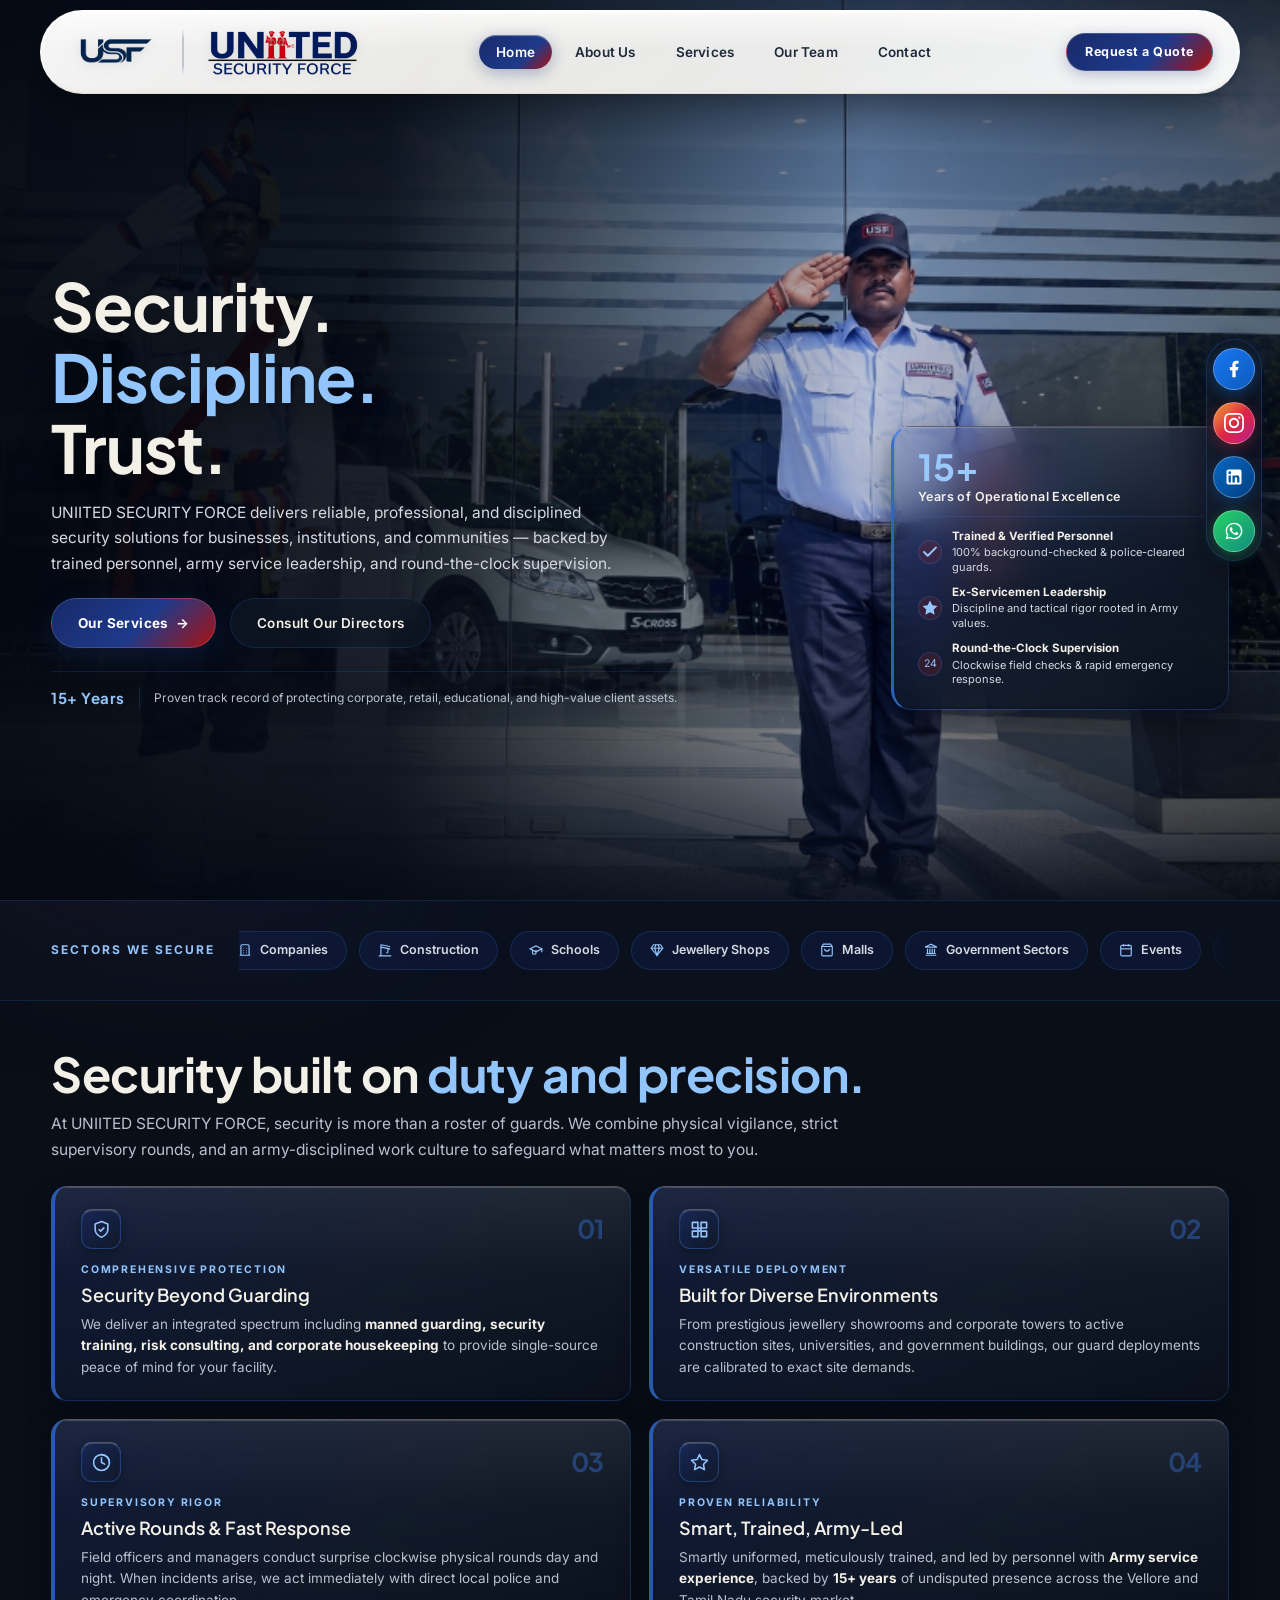
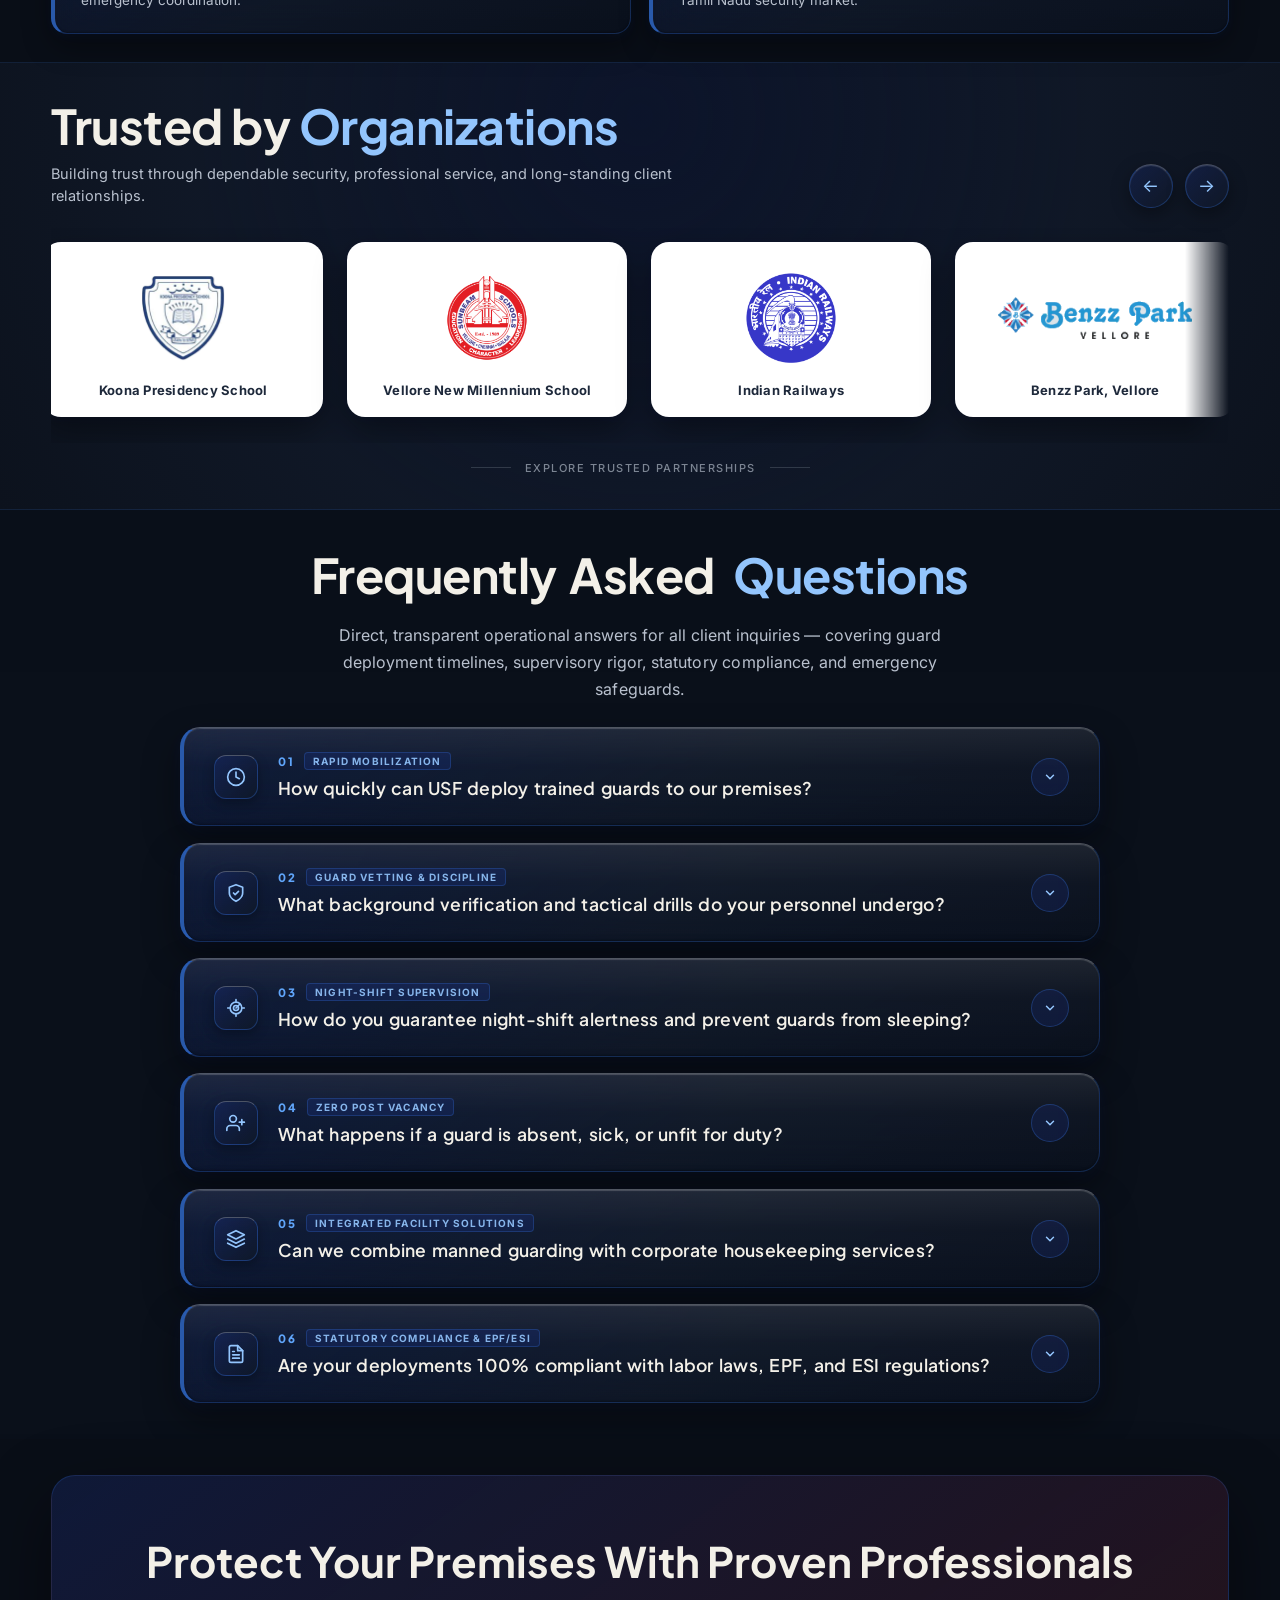
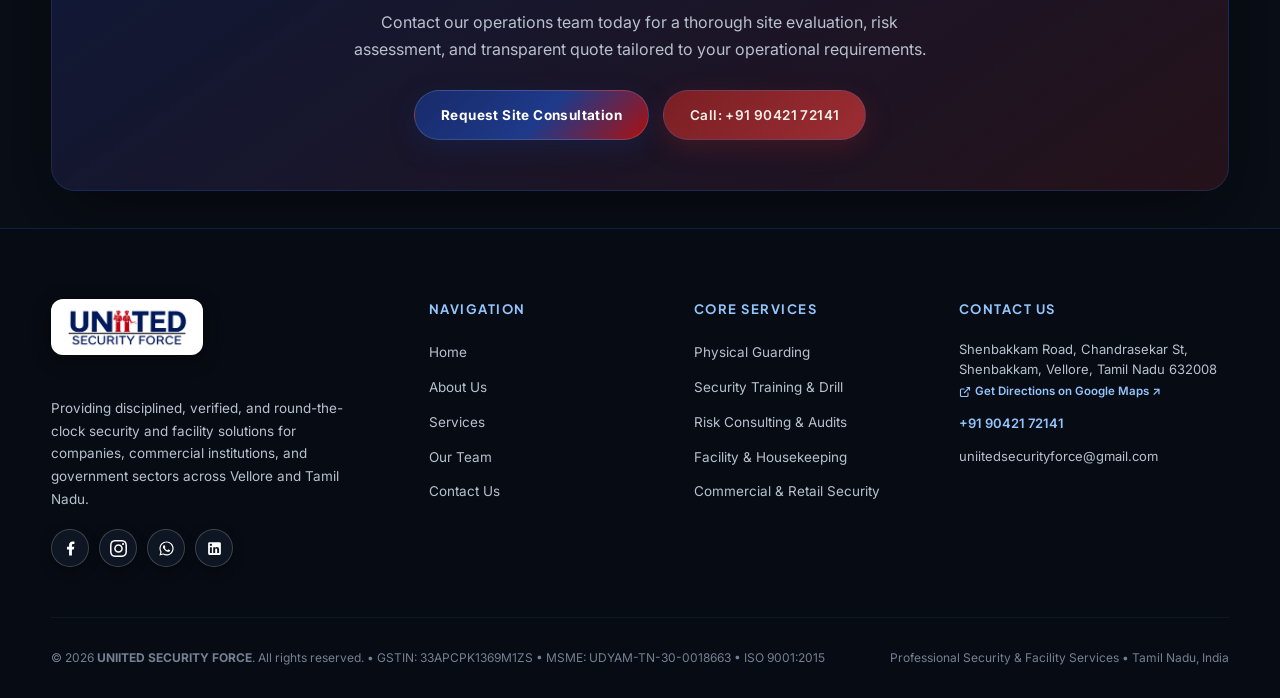
<file: index.html>
<!DOCTYPE html>
<html lang="en">
<head>
  <meta charset="UTF-8">
  <meta name="viewport" content="width=device-width, initial-scale=1.0">
  <title>UNIITED SECURITY FORCE | Professional Security Services | Tamil Nadu, India</title>
  <meta name="description" content="UNIITED SECURITY FORCE - 15+ years of disciplined guarding, security training, risk consulting, and housekeeping services in Tamil Nadu, India.">
  <link rel="icon" type="image/png" href="assets/logo-secondary.png">
    <link rel="preconnect" href="https://fonts.googleapis.com">
  <link rel="preconnect" href="https://fonts.gstatic.com" crossorigin>
  <link rel="stylesheet" href="https://fonts.googleapis.com/css2?family=Inter:wght@400;500;600;700;800&family=Plus+Jakarta+Sans:wght@500;600;700;800&display=swap">
  <link rel="stylesheet" href="css/style.css?v=7.1">
</head>
<body>

  <!-- Ambient Glow Blobs -->
  <div class="bg-ambient-orb"></div>
  <div class="bg-ambient-orb-2"></div>

  <!-- Header Navigation -->
  <header class="site-header">
    <div class="nav-glass-bar">
      <a href="index.html" class="brand-link" aria-label="UNIITED SECURITY FORCE Home">
        <div class="brand-emblem">
          <img src="assets/usf-short-logo.png" alt="USF Crest" class="brand-logo-short">
        </div>
        <div class="brand-divider"></div>
        <img src="assets/uniited-security-force-logo.png" alt="UNIITED SECURITY FORCE" class="brand-logo-full">
      </a>

      <nav>
        <ul class="nav-menu">
          <li><a href="index.html" class="nav-link active">Home</a></li>
          <li><a href="about.html" class="nav-link">About Us</a></li>
          <li><a href="services.html" class="nav-link">Services</a></li>
          <li><a href="team.html" class="nav-link">Our Team</a></li>
          <li><a href="contact.html" class="nav-link">Contact</a></li>
        </ul>
      </nav>

      <div class="nav-actions">
        <a href="contact.html" class="btn-nav-cta">Request a Quote</a>
        <button class="nav-toggle-btn" aria-label="Toggle navigation menu" aria-expanded="false">
          <svg width="20" height="20" viewBox="0 0 24 24" fill="none" stroke="currentColor" stroke-width="2.2" stroke-linecap="round"><line x1="3" y1="6" x2="21" y2="6"/><line x1="3" y1="12" x2="21" y2="12"/><line x1="3" y1="18" x2="21" y2="18"/></svg>
        </button>
      </div>

      <!-- Mobile Dropdown Drawer -->
      <div class="mobile-nav-drawer">
        <a href="index.html" class="nav-link active">Home</a>
        <a href="about.html" class="nav-link">About Us</a>
        <a href="services.html" class="nav-link">Services</a>
        <a href="team.html" class="nav-link">Our Team</a>
        <a href="contact.html" class="nav-link">Contact</a>
        <a href="contact.html" class="btn-nav-cta">Request a Quote</a>
      </div>
    </div>
  </header>

  <!-- Main Hero Section -->
  <main>
    <section class="hero-cinematic">
      <div class="hero-cinematic-bg"></div>
      <div class="container">
        <!-- Desktop Grid View (Preserved 100% for desktop) -->
        <div class="hero-grid hero-desktop-layout">
          <!-- Left Column: Narrative -->
          <div class="hero-content">
            <h1 class="hero-title">
              Security.<br>
              <span>Discipline.</span><br>
              Trust.
            </h1>
            <p class="hero-lead">
              UNIITED SECURITY FORCE delivers reliable, professional, and disciplined security solutions for businesses, institutions, and communities — backed by trained personnel, army service leadership, and round-the-clock supervision.
            </p>
            <div class="hero-actions">
              <a href="services.html" class="btn btn-primary">Our Services &nbsp;→</a>
              <a href="contact.html" class="btn btn-outline">Consult Our Directors</a>
            </div>
            <div class="hero-trust-bar">
              <strong>15+ Years</strong>
              <span class="hero-trust-divider"></span>
              <span>Proven track record of protecting corporate, retail, educational, and high-value client assets.</span>
            </div>
          </div>

          <!-- Right Column: Floating Glass Stat Card -->
          <aside class="hero-stat-card glass-card">
            <div class="stat-number-big">15+</div>
            <div class="stat-label-big">Years of Operational Excellence</div>
            <div class="stat-feature-list">
              <div class="stat-feature-item">
                <div class="stat-feature-icon"><svg width="18" height="18" viewBox="0 0 24 24" fill="none" stroke="currentColor" stroke-width="2.5" stroke-linecap="round" stroke-linejoin="round"><polyline points="20 6 9 17 4 12"/></svg></div>
                <div class="stat-feature-text">
                  <b>Trained &amp; Verified Personnel</b>
                  100% background-checked &amp; police-cleared guards.
                </div>
              </div>
              <div class="stat-feature-item">
                <div class="stat-feature-icon"><svg width="18" height="18" viewBox="0 0 24 24" fill="currentColor"><polygon points="12 2 15.09 8.26 22 9.27 17 14.14 18.18 21.02 12 17.77 5.82 21.02 7 14.14 2 9.27 8.91 8.26 12 2"/></svg></div>
                <div class="stat-feature-text">
                  <b>Ex-Servicemen Leadership</b>
                  Discipline and tactical rigor rooted in Army values.
                </div>
              </div>
              <div class="stat-feature-item">
                <div class="stat-feature-icon">24</div>
                <div class="stat-feature-text">
                  <b>Round-the-Clock Supervision</b>
                  Clockwise field checks &amp; rapid emergency response.
                </div>
              </div>
            </div>
          </aside>
        </div>

        <!-- Mobile Dedicated Hero (Matches User Reference Design Pixel-for-Pixel) -->
        <div class="hero-mobile-layout">
          <!-- Top Narrative & CTA Block -->
          <div class="hero-mobile-narrative">
            <h1 class="hero-mobile-title">
              Security<br>
              Discipline<br>
              Trust<span class="hero-mobile-dot">.</span>
            </h1>
            <p class="hero-mobile-lead">
              Reliable protection for businesses, institutions and communities.
            </p>
            <div class="hero-mobile-actions">
              <a href="contact.html" class="btn-mobile-pill btn-mobile-primary">Request a Security Assessment &nbsp;→</a>
              <a href="services.html" class="btn-mobile-pill btn-mobile-secondary">Explore Services</a>
            </div>
          </div>

          <!-- Subtle Scroll Cue -->
          <div class="hero-mobile-scroll">
            <span>Scroll to explore</span>
            <svg width="14" height="14" viewBox="0 0 24 24" fill="none" stroke="currentColor" stroke-width="2.5" stroke-linecap="round" stroke-linejoin="round"><polyline points="6 9 12 15 18 9"/></svg>
          </div>

          <!-- Pinned Field Operations Card -->
          <div class="hero-mobile-ops-card">
            <div class="ops-card-header">
              <span class="ops-pulse-dot"></span>
              <span class="ops-header-text">USF FIELD OPERATIONS</span>
            </div>
            <div class="ops-card-stat">
              <span class="ops-stat-num">15+ Years</span>
              <span class="ops-stat-label">of Operational Excellence</span>
            </div>
            <div class="ops-card-badges">
              <div class="ops-badge-item">
                <div class="ops-badge-icon">
                  <svg width="12" height="12" viewBox="0 0 24 24" fill="none" stroke="currentColor" stroke-width="2.5" stroke-linecap="round" stroke-linejoin="round"><polyline points="20 6 9 17 4 12"/></svg>
                </div>
                <div class="ops-badge-text">
                  <span>Trained</span>
                  <span>Personnel</span>
                </div>
              </div>
              <div class="ops-badge-item">
                <div class="ops-badge-icon">
                  <svg width="12" height="12" viewBox="0 0 24 24" fill="none" stroke="currentColor" stroke-width="2.5" stroke-linecap="round" stroke-linejoin="round"><polyline points="20 6 9 17 4 12"/></svg>
                </div>
                <div class="ops-badge-text">
                  <span>Verified</span>
                  <span>Personnel</span>
                </div>
              </div>
              <div class="ops-badge-item">
                <div class="ops-badge-icon">
                  <svg width="12" height="12" viewBox="0 0 24 24" fill="none" stroke="currentColor" stroke-width="2.5" stroke-linecap="round" stroke-linejoin="round"><circle cx="12" cy="12" r="10"/><polyline points="12 6 12 12 16 14"/></svg>
                </div>
                <div class="ops-badge-text">
                  <span>24/7</span>
                  <span>Supervision</span>
                </div>
              </div>
            </div>
          </div>
        </div>
      </div>
    </section>

    <!-- Sectors We Secure Strip -->
    <section class="sectors-banner">
      <div class="container">
        <div class="sectors-wrapper">
          <span class="sectors-title">Sectors We Secure</span>
          <div class="sectors-tags-wrapper">
            <div class="sectors-tags-track" id="sectorsTrack">
              <span class="sector-pill"><svg width="14" height="14" viewBox="0 0 24 24" fill="none" stroke="currentColor" stroke-width="2"><path d="M3 21h18M5 21V5a2 2 0 0 1 2-2h10a2 2 0 0 1 2 2v16M9 9h1m4 0h1m-6 4h1m4 0h1m-6 4h1m4 0h1"/></svg> Companies</span>
              <span class="sector-pill"><svg width="14" height="14" viewBox="0 0 24 24" fill="none" stroke="currentColor" stroke-width="2" stroke-linecap="round" stroke-linejoin="round"><path d="M2 22h20M5 22V3l15 3M5 7l15 3M17 9v6a2 2 0 0 1-2 2"/></svg> Construction</span>
              <span class="sector-pill"><svg width="14" height="14" viewBox="0 0 24 24" fill="none" stroke="currentColor" stroke-width="2"><path d="M22 10v6M2 10l10-5 10 5-10 5z"/><path d="M6 12v5c0 3 6 3 6 0v-5"/></svg> Schools</span>
              <span class="sector-pill"><svg width="14" height="14" viewBox="0 0 24 24" fill="none" stroke="currentColor" stroke-width="2"><path d="M6 3h12l4 6-10 12L2 9z"/><path d="M2 9h20M10 3l-2 6 4 12 4-12-2-6"/></svg> Jewellery Shops</span>
              <span class="sector-pill"><svg width="14" height="14" viewBox="0 0 24 24" fill="none" stroke="currentColor" stroke-width="2"><path d="M6 2L3 6v14a2 2 0 0 0 2 2h14a2 2 0 0 0 2-2V6l-3-4zM3 6h18M16 10a4 4 0 0 1-8 0"/></svg> Malls</span>
              <span class="sector-pill"><svg width="14" height="14" viewBox="0 0 24 24" fill="none" stroke="currentColor" stroke-width="2"><path d="M3 21h18M4 18h16M6 10v8m4-8v8m4-8v8m4-8v8M12 2L2 7h20z"/></svg> Government Sectors</span>
              <span class="sector-pill"><svg width="14" height="14" viewBox="0 0 24 24" fill="none" stroke="currentColor" stroke-width="2"><rect x="3" y="4" width="18" height="18" rx="2" ry="2"/><line x1="16" y1="2" x2="16" y2="6"/><line x1="8" y1="2" x2="8" y2="6"/><line x1="3" y1="10" x2="21" y2="10"/></svg> Events</span>
              <span class="sector-pill"><svg width="14" height="14" viewBox="0 0 24 24" fill="none" stroke="currentColor" stroke-width="2"><path d="M18 2v20M21 2v4a3 3 0 0 1-3 3M6 2v7a3 3 0 0 0 6 0V2M9 9v13"/></svg> Restaurants</span>
              <span class="sector-pill"><svg width="14" height="14" viewBox="0 0 24 24" fill="none" stroke="currentColor" stroke-width="2" stroke-linecap="round" stroke-linejoin="round"><path d="M3 21h18M5 21V4a1 1 0 0 1 1-1h12a1 1 0 0 1 1 1v17M9 7v5M15 7v5M9 9.5h6M10 21v-4a1 1 0 0 1 1-1h2a1 1 0 0 1 1 1v4"/></svg> Hotels</span>
              <span class="sector-pill"><svg width="14" height="14" viewBox="0 0 24 24" fill="none" stroke="currentColor" stroke-width="2"><path d="M3 9l9-7 9 7v11a2 2 0 0 1-2 2H5a2 2 0 0 1-2-2z"/><polyline points="9 22 9 12 15 12 15 22"/></svg> Retail Shops</span>
            </div>
          </div>
        </div>
      </div>
    </section>

    <!-- Value Proposition Teaser (Security built on duty and precision) -->
    <section class="content-section" id="advantageOverview">
      <div class="container">
        <div class="section-header-block">
          <h2 class="section-title">
            Security built on <span>duty and precision.</span>
          </h2>
          <p class="section-desc">
            At UNIITED SECURITY FORCE, security is more than a roster of guards. We combine physical vigilance, strict supervisory rounds, and an army-disciplined work culture to safeguard what matters most to you.
          </p>
        </div>

        <div class="vp-grid">
          <!-- 01: Comprehensive Protection -->
          <article class="glass-card vp-card">
            <div class="vp-card-header">
              <div class="vp-icon-badge" aria-label="Comprehensive Protection Icon">
                <svg width="22" height="22" viewBox="0 0 24 24" fill="none" stroke="currentColor" stroke-width="2" stroke-linecap="round" stroke-linejoin="round"><path d="M12 22s8-4 8-10V5l-8-3-8 3v7c0 6 8 10 8 10z"/><polyline points="9 12 11 14 15 10"/></svg>
              </div>
              <div class="vp-num">01</div>
            </div>
            <div class="vp-card-body">
              <div class="vp-label">Comprehensive Protection</div>
              <h3>Security Beyond Guarding</h3>
              <p>We deliver an integrated spectrum including <b>manned guarding, security training, risk consulting, and corporate housekeeping</b> to provide single-source peace of mind for your facility.</p>
            </div>
          </article>

          <!-- 02: Versatile Deployment -->
          <article class="glass-card vp-card">
            <div class="vp-card-header">
              <div class="vp-icon-badge" aria-label="Versatile Deployment Icon">
                <svg width="22" height="22" viewBox="0 0 24 24" fill="none" stroke="currentColor" stroke-width="2" stroke-linecap="round" stroke-linejoin="round"><rect x="3" y="3" width="7" height="7"/><rect x="14" y="3" width="7" height="7"/><rect x="14" y="14" width="7" height="7"/><rect x="3" y="14" width="7" height="7"/><circle cx="12" cy="12" r="2"/></svg>
              </div>
              <div class="vp-num">02</div>
            </div>
            <div class="vp-card-body">
              <div class="vp-label">Versatile Deployment</div>
              <h3>Built for Diverse Environments</h3>
              <p>From prestigious jewellery showrooms and corporate towers to active construction sites, universities, and government buildings, our guard deployments are calibrated to exact site demands.</p>
            </div>
          </article>

          <!-- 03: Supervisory Rigor -->
          <article class="glass-card vp-card">
            <div class="vp-card-header">
              <div class="vp-icon-badge" aria-label="Supervisory Rigor Icon">
                <svg width="22" height="22" viewBox="0 0 24 24" fill="none" stroke="currentColor" stroke-width="2" stroke-linecap="round" stroke-linejoin="round"><circle cx="12" cy="12" r="10"/><polyline points="12 6 12 12 16 14"/><path d="M22 12A10 10 0 0 0 12 2"/></svg>
              </div>
              <div class="vp-num">03</div>
            </div>
            <div class="vp-card-body">
              <div class="vp-label">Supervisory Rigor</div>
              <h3>Active Rounds &amp; Fast Response</h3>
              <p>Field officers and managers conduct surprise clockwise physical rounds day and night. When incidents arise, we act immediately with direct local police and emergency coordination.</p>
            </div>
          </article>

          <!-- 04: Proven Reliability -->
          <article class="glass-card vp-card">
            <div class="vp-card-header">
              <div class="vp-icon-badge" aria-label="Proven Reliability Icon">
                <svg width="22" height="22" viewBox="0 0 24 24" fill="none" stroke="currentColor" stroke-width="2" stroke-linecap="round" stroke-linejoin="round"><polygon points="12 2 15.09 8.26 22 9.27 17 14.14 18.18 21.02 12 17.77 5.82 21.02 7 14.14 2 9.27 8.91 8.26 12 2"/></svg>
              </div>
              <div class="vp-num">04</div>
            </div>
            <div class="vp-card-body">
              <div class="vp-label">Proven Reliability</div>
              <h3>Smart, Trained, Army-Led</h3>
              <p>Smartly uniformed, meticulously trained, and led by personnel with <b>Army service experience</b>, backed by <b>15+ years</b> of undisputed presence across the Vellore and Tamil Nadu security market.</p>
            </div>
          </article>
        </div>
      </div>
    </section>

    <!-- Trusted by Organizations (Client Logo Showcase) -->
    <section class="client-logos-section" id="clientShowcase" aria-labelledby="clientShowcaseHeading">
      <div class="container">
        <div class="section-header-split">
          <div>
            <h2 class="section-title" id="clientShowcaseHeading">Trusted by <span>Organizations</span></h2>
            <p class="section-desc">
              Building trust through dependable security, professional service, and long-standing client relationships.
            </p>
          </div>
          <div class="horizontal-scroll-controls">
            <button class="scroll-arrow-btn client-scroll-left" id="clientPrevBtn" aria-label="Scroll left">←</button>
            <button class="scroll-arrow-btn client-scroll-right" id="clientNextBtn" aria-label="Scroll right">→</button>
          </div>
        </div>

        <div class="horizontal-scroll-track-wrapper">
          <div class="horizontal-scroll-track" id="clientShowcaseTrack">
              
              <!-- 01: Koona Presidency School -->
              <div class="client-logo-card">
                <div class="client-logo-box">
                  <img src="assets/clients/koona-presidency-school.png?v=4" alt="Koona Presidency School Logo" loading="lazy" class="client-logo-img">
                </div>
                <div class="client-card-meta">
                  <span class="client-name">Koona Presidency School</span>
                </div>
              </div>

              <!-- 02: Vellore New Millennium School -->
              <div class="client-logo-card">
                <div class="client-logo-box">
                  <img src="assets/clients/vellore-new-millennium-school.png?v=4" alt="Vellore New Millennium School Logo" loading="lazy" class="client-logo-img">
                </div>
                <div class="client-card-meta">
                  <span class="client-name">Vellore New Millennium School</span>
                </div>
              </div>

              <!-- 03: Indian Railways -->
              <div class="client-logo-card">
                <div class="client-logo-box">
                  <img src="assets/clients/indian-railways.png?v=4" alt="Indian Railways Logo" loading="lazy" class="client-logo-img">
                </div>
                <div class="client-card-meta">
                  <span class="client-name">Indian Railways</span>
                </div>
              </div>

              <!-- 04: Benzz Park, Vellore -->
              <div class="client-logo-card">
                <div class="client-logo-box">
                  <img src="assets/clients/benzz-park-vellore.png?v=4" alt="Benzz Park, Vellore Logo" loading="lazy" class="client-logo-img">
                </div>
                <div class="client-card-meta">
                  <span class="client-name">Benzz Park, Vellore</span>
                </div>
              </div>

              <!-- 05: The Vellore Kitchen -->
              <div class="client-logo-card">
                <div class="client-logo-box">
                  <img src="assets/clients/the-vellore-kitchen.png?v=4" alt="The Vellore Kitchen Logo" loading="lazy" class="client-logo-img">
                </div>
                <div class="client-card-meta">
                  <span class="client-name">The Vellore Kitchen</span>
                </div>
              </div>

              <!-- 06: Kanchipuram Pachaiyappas Silks -->
              <div class="client-logo-card">
                <div class="client-logo-box">
                  <img src="assets/clients/kanchipuram-pachaiyappas-silks.png?v=4" alt="Kanchipuram Pachaiyappas Silks Logo" loading="lazy" class="client-logo-img">
                </div>
                <div class="client-card-meta">
                  <span class="client-name">Kanchipuram Pachaiyappas Silks</span>
                </div>
              </div>

              <!-- 07: Bhima Gold -->
              <div class="client-logo-card">
                <div class="client-logo-box">
                  <img src="assets/clients/bhima-gold.png?v=4" alt="Bhima Gold Logo" loading="lazy" class="client-logo-img">
                </div>
                <div class="client-card-meta">
                  <span class="client-name">Bhima Gold</span>
                </div>
              </div>

              <!-- 08: Tamil Nadu Pollution Control Board (TNPCB) -->
              <div class="client-logo-card">
                <div class="client-logo-box">
                  <img src="assets/clients/tnpcb.png?v=5" alt="Tamil Nadu Pollution Control Board (TNPCB) Logo" loading="lazy" class="client-logo-img">
                </div>
                <div class="client-card-meta">
                  <span class="client-name">TNPCB</span>
                </div>
              </div>

              <!-- 09: Anuj Tiles -->
              <div class="client-logo-card">
                <div class="client-logo-box">
                  <img src="assets/clients/anuj-tiles.png?v=4" alt="Anuj Tiles Logo" loading="lazy" class="client-logo-img">
                </div>
                <div class="client-card-meta">
                  <span class="client-name">Anuj Tiles</span>
                </div>
              </div>

              <!-- 10: NEXA Maruti Suzuki -->
              <div class="client-logo-card">
                <div class="client-logo-box">
                  <img src="assets/clients/nexa-maruti-suzuki.png?v=4" alt="NEXA Maruti Suzuki Logo" loading="lazy" class="client-logo-img">
                </div>
                <div class="client-card-meta">
                  <span class="client-name">NEXA Maruti Suzuki</span>
                </div>
              </div>

              <!-- 11: Jos Alukkas -->
              <div class="client-logo-card">
                <div class="client-logo-box">
                  <img src="assets/clients/jos-alukkas.png?v=4" alt="Jos Alukkas Logo" loading="lazy" class="client-logo-img">
                </div>
                <div class="client-card-meta">
                  <span class="client-name">Jos Alukkas</span>
                </div>
              </div>

              <!-- 12: Tata Motors -->
              <div class="client-logo-card">
                <div class="client-logo-box">
                  <img src="assets/clients/tata-motors.png?v=4" alt="Tata Motors Logo" loading="lazy" class="client-logo-img">
                </div>
                <div class="client-card-meta">
                  <span class="client-name">Tata Motors</span>
                </div>
              </div>

              <!-- 13: Lanson Toyota -->
              <div class="client-logo-card">
                <div class="client-logo-box">
                  <img src="assets/clients/lanson-toyota.png?v=4" alt="Lanson Toyota Logo" loading="lazy" class="client-logo-img">
                </div>
                <div class="client-card-meta">
                  <span class="client-name">Lanson Toyota</span>
                </div>
              </div>

              <!-- 14: Titan -->
              <div class="client-logo-card">
                <div class="client-logo-box">
                  <img src="assets/clients/titan.png?v=4" alt="Titan Logo" loading="lazy" class="client-logo-img">
                </div>
                <div class="client-card-meta">
                  <span class="client-name">Titan</span>
                </div>
              </div>

            </div>
          </div>

        <div class="client-showcase-hint">
          <span class="hint-line"></span>
          <span>Explore Trusted Partnerships</span>
          <span class="hint-line"></span>
        </div>
      </div>
    </section>

  
    <!-- 7. Frequently Asked Questions (Executive Defense Knowledge Base) -->
    <section class="content-section faq-section-wrapper" id="faqSection" style="background: rgba(12, 18, 30, 0.45);">
      <div class="container">
        
        <div class="section-header-centered">
          <h2 class="section-title">Frequently Asked <span>Questions</span></h2>
          <p class="section-desc">
            Direct, transparent operational answers for all client inquiries — covering guard deployment timelines, supervisory rigor, statutory compliance, and emergency safeguards.
          </p>
        </div>

        <div class="faq-accordion" id="faqAccordion">
          
          <!-- Item 01: Deployment Time -->
          <div class="faq-item glass-card" data-category="deployment">
            <button class="faq-question" aria-expanded="false">
              <div class="faq-q-left">
                <div class="faq-icon-box" aria-hidden="true">
                  <svg width="20" height="20" viewBox="0 0 24 24" fill="none" stroke="currentColor" stroke-width="2" stroke-linecap="round" stroke-linejoin="round"><circle cx="12" cy="12" r="10"/><polyline points="12 6 12 12 16 14"/></svg>
                </div>
                <div class="faq-q-text">
                  <div class="faq-q-meta">
                    <span class="faq-num-tag">01</span>
                    <span class="faq-category-badge">RAPID MOBILIZATION</span>
                  </div>
                  <h3 class="faq-q-title">How quickly can USF deploy trained guards to our premises?</h3>
                </div>
              </div>
              <div class="faq-toggle-pill" aria-hidden="true">
                <svg width="14" height="14" viewBox="0 0 24 24" fill="none" stroke="currentColor" stroke-width="2.5" stroke-linecap="round" stroke-linejoin="round" class="faq-chevron"><polyline points="6 9 12 15 18 9"/></svg>
              </div>
            </button>
            <div class="faq-answer">
              <div class="faq-answer-inner">
                <p class="faq-answer-lead">
                  Following an on-site security walkthrough, standard guard contingents are fully vetted, uniformed, briefed on site-specific protocols, and actively posted within <strong>24 to 48 hours</strong>.
                </p>
                <p>
                  For sudden commercial emergencies, short-notice public events, or VIP visits across the Vellore and Ranipet industrial corridor, our active reserve squad can be dispatched in as little as <strong>4 to 6 hours</strong>.
                </p>
                <div class="faq-guarantee-bar">
                  <span class="faq-guarantee-tag"><svg width="14" height="14" viewBox="0 0 24 24" fill="none" stroke="currentColor" stroke-width="2.5"><polyline points="20 6 9 17 4 12"/></svg> 24-48h Standard Deployment</span>
                  <span class="faq-guarantee-tag"><svg width="14" height="14" viewBox="0 0 24 24" fill="none" stroke="currentColor" stroke-width="2.5"><polyline points="20 6 9 17 4 12"/></svg> 4-6h Rapid Emergency Unit</span>
                  <span class="faq-guarantee-tag"><svg width="14" height="14" viewBox="0 0 24 24" fill="none" stroke="currentColor" stroke-width="2.5"><polyline points="20 6 9 17 4 12"/></svg> Site Protocol Briefing</span>
                </div>
              </div>
            </div>
          </div>

          <!-- Item 02: Verification & Training -->
          <div class="faq-item glass-card" data-category="deployment">
            <button class="faq-question" aria-expanded="false">
              <div class="faq-q-left">
                <div class="faq-icon-box" aria-hidden="true">
                  <svg width="20" height="20" viewBox="0 0 24 24" fill="none" stroke="currentColor" stroke-width="2" stroke-linecap="round" stroke-linejoin="round"><path d="M12 22s8-4 8-10V5l-8-3-8 3v7c0 6 8 10 8 10z"/><polyline points="9 12 11 14 15 10"/></svg>
                </div>
                <div class="faq-q-text">
                  <div class="faq-q-meta">
                    <span class="faq-num-tag">02</span>
                    <span class="faq-category-badge">GUARD VETTING &amp; DISCIPLINE</span>
                  </div>
                  <h3 class="faq-q-title">What background verification and tactical drills do your personnel undergo?</h3>
                </div>
              </div>
              <div class="faq-toggle-pill" aria-hidden="true">
                <svg width="14" height="14" viewBox="0 0 24 24" fill="none" stroke="currentColor" stroke-width="2.5" stroke-linecap="round" stroke-linejoin="round" class="faq-chevron"><polyline points="6 9 12 15 18 9"/></svg>
              </div>
            </button>
            <div class="faq-answer">
              <div class="faq-answer-inner">
                <p class="faq-answer-lead">
                  Every guard posted by USF is <strong>100% background-verified</strong>, including permanent residence cross-checks, police criminal clearance records, and prior employment audits.
                </p>
                <p>
                  Training is overseen by instructors with authentic Army service backgrounds, instilling military parade turnout, fire extinguisher operation, visitor register maintenance, gatehouse search procedures, and peaceful de-escalation skills.
                </p>
                <div class="faq-guarantee-bar">
                  <span class="faq-guarantee-tag"><svg width="14" height="14" viewBox="0 0 24 24" fill="none" stroke="currentColor" stroke-width="2.5"><polyline points="20 6 9 17 4 12"/></svg> 100% Police Verified</span>
                  <span class="faq-guarantee-tag"><svg width="14" height="14" viewBox="0 0 24 24" fill="none" stroke="currentColor" stroke-width="2.5"><polyline points="20 6 9 17 4 12"/></svg> Army Drill Conditioning</span>
                  <span class="faq-guarantee-tag"><svg width="14" height="14" viewBox="0 0 24 24" fill="none" stroke="currentColor" stroke-width="2.5"><polyline points="20 6 9 17 4 12"/></svg> Fire &amp; Evacuation Certified</span>
                </div>
              </div>
            </div>
          </div>

          <!-- Item 03: Night Shift Vigilance -->
          <div class="faq-item glass-card" data-category="oversight">
            <button class="faq-question" aria-expanded="false">
              <div class="faq-q-left">
                <div class="faq-icon-box" aria-hidden="true">
                  <svg width="20" height="20" viewBox="0 0 24 24" fill="none" stroke="currentColor" stroke-width="2" stroke-linecap="round" stroke-linejoin="round"><path d="M2 12h2M20 12h2M12 2v2M12 20v2"/><circle cx="12" cy="12" r="7"/><circle cx="12" cy="12" r="3"/><line x1="12" y1="12" x2="16.5" y2="7.5"/></svg>
                </div>
                <div class="faq-q-text">
                  <div class="faq-q-meta">
                    <span class="faq-num-tag">03</span>
                    <span class="faq-category-badge">NIGHT-SHIFT SUPERVISION</span>
                  </div>
                  <h3 class="faq-q-title">How do you guarantee night-shift alertness and prevent guards from sleeping?</h3>
                </div>
              </div>
              <div class="faq-toggle-pill" aria-hidden="true">
                <svg width="14" height="14" viewBox="0 0 24 24" fill="none" stroke="currentColor" stroke-width="2.5" stroke-linecap="round" stroke-linejoin="round" class="faq-chevron"><polyline points="6 9 12 15 18 9"/></svg>
              </div>
            </button>
            <div class="faq-answer">
              <div class="faq-answer-inner">
                <p class="faq-answer-lead">
                  We enforce <strong>unannounced clockwise physical supervisory rounds</strong> conducted between 11:00 PM and 5:00 AM by our mobile field patrol officers.
                </p>
                <p>
                  Supervisors inspect perimeter logbooks, verify guard turnout, audit gate locks, and conduct alertness inspections. Any guard exhibiting sluggishness or inattention is replaced on the spot from our standby supervisor vehicle.
                </p>
                <div class="faq-guarantee-bar">
                  <span class="faq-guarantee-tag"><svg width="14" height="14" viewBox="0 0 24 24" fill="none" stroke="currentColor" stroke-width="2.5"><polyline points="20 6 9 17 4 12"/></svg> Surprise 11 PM-5 AM Patrols</span>
                  <span class="faq-guarantee-tag"><svg width="14" height="14" viewBox="0 0 24 24" fill="none" stroke="currentColor" stroke-width="2.5"><polyline points="20 6 9 17 4 12"/></svg> Timestamped Logbook Audits</span>
                  <span class="faq-guarantee-tag"><svg width="14" height="14" viewBox="0 0 24 24" fill="none" stroke="currentColor" stroke-width="2.5"><polyline points="20 6 9 17 4 12"/></svg> Immediate Field Replacement</span>
                </div>
              </div>
            </div>
          </div>

          <!-- Item 04: Contingency / Absence -->
          <div class="faq-item glass-card" data-category="oversight">
            <button class="faq-question" aria-expanded="false">
              <div class="faq-q-left">
                <div class="faq-icon-box" aria-hidden="true">
                  <svg width="20" height="20" viewBox="0 0 24 24" fill="none" stroke="currentColor" stroke-width="2" stroke-linecap="round" stroke-linejoin="round"><path d="M16 21v-2a4 4 0 0 0-4-4H5a4 4 0 0 0-4 4v2"/><circle cx="8.5" cy="7" r="4"/><line x1="19" y1="8" x2="19" y2="14"/><line x1="22" y1="11" x2="16" y2="11"/></svg>
                </div>
                <div class="faq-q-text">
                  <div class="faq-q-meta">
                    <span class="faq-num-tag">04</span>
                    <span class="faq-category-badge">ZERO POST VACANCY</span>
                  </div>
                  <h3 class="faq-q-title">What happens if a guard is absent, sick, or unfit for duty?</h3>
                </div>
              </div>
              <div class="faq-toggle-pill" aria-hidden="true">
                <svg width="14" height="14" viewBox="0 0 24 24" fill="none" stroke="currentColor" stroke-width="2.5" stroke-linecap="round" stroke-linejoin="round" class="faq-chevron"><polyline points="6 9 12 15 18 9"/></svg>
              </div>
            </button>
            <div class="faq-answer">
              <div class="faq-answer-inner">
                <p class="faq-answer-lead">
                  Your gates are never left unattended. USF maintains a dedicated <strong>15% standby reserve force</strong> stationed across our central operational hubs in Vellore.
                </p>
                <p>
                  Shift handovers occur 20 minutes before post changeover. If a guard reports illness or is deemed unfit during morning parade inspection, a briefed standby guard is dispatched immediately to take over the post without disruption.
                </p>
                <div class="faq-guarantee-bar">
                  <span class="faq-guarantee-tag"><svg width="14" height="14" viewBox="0 0 24 24" fill="none" stroke="currentColor" stroke-width="2.5"><polyline points="20 6 9 17 4 12"/></svg> 15% Active Reserve Buffer</span>
                  <span class="faq-guarantee-tag"><svg width="14" height="14" viewBox="0 0 24 24" fill="none" stroke="currentColor" stroke-width="2.5"><polyline points="20 6 9 17 4 12"/></svg> 100% Post Coverage Policy</span>
                  <span class="faq-guarantee-tag"><svg width="14" height="14" viewBox="0 0 24 24" fill="none" stroke="currentColor" stroke-width="2.5"><polyline points="20 6 9 17 4 12"/></svg> Seamless Shift Handovers</span>
                </div>
              </div>
            </div>
          </div>

          <!-- Item 05: Integrated Housekeeping -->
          <div class="faq-item glass-card" data-category="compliance">
            <button class="faq-question" aria-expanded="false">
              <div class="faq-q-left">
                <div class="faq-icon-box" aria-hidden="true">
                  <svg width="20" height="20" viewBox="0 0 24 24" fill="none" stroke="currentColor" stroke-width="2" stroke-linecap="round" stroke-linejoin="round"><path d="M12 2L2 7l10 5 10-5-10-5zM2 17l10 5 10-5M2 12l10 5 10-5"/></svg>
                </div>
                <div class="faq-q-text">
                  <div class="faq-q-meta">
                    <span class="faq-num-tag">05</span>
                    <span class="faq-category-badge">INTEGRATED FACILITY SOLUTIONS</span>
                  </div>
                  <h3 class="faq-q-title">Can we combine manned guarding with corporate housekeeping services?</h3>
                </div>
              </div>
              <div class="faq-toggle-pill" aria-hidden="true">
                <svg width="14" height="14" viewBox="0 0 24 24" fill="none" stroke="currentColor" stroke-width="2.5" stroke-linecap="round" stroke-linejoin="round" class="faq-chevron"><polyline points="6 9 12 15 18 9"/></svg>
              </div>
            </button>
            <div class="faq-answer">
              <div class="faq-answer-inner">
                <p class="faq-answer-lead">
                  Yes. Many premier commercial showrooms, IT offices, and industrial institutions partner with USF through our <strong>Single-Source Facility Model</strong>.
                </p>
                <p>
                  You receive disciplined manned security at your gates and trained housekeeping personnel in distinctive blue aprons maintaining your floors, restrooms, and customer areas — all under a single management liaison with a transparent, consolidated monthly invoice.
                </p>
                <div class="faq-guarantee-bar">
                  <span class="faq-guarantee-tag"><svg width="14" height="14" viewBox="0 0 24 24" fill="none" stroke="currentColor" stroke-width="2.5"><polyline points="20 6 9 17 4 12"/></svg> Single Liaison Officer</span>
                  <span class="faq-guarantee-tag"><svg width="14" height="14" viewBox="0 0 24 24" fill="none" stroke="currentColor" stroke-width="2.5"><polyline points="20 6 9 17 4 12"/></svg> Consolidated GST Invoicing</span>
                  <span class="faq-guarantee-tag"><svg width="14" height="14" viewBox="0 0 24 24" fill="none" stroke="currentColor" stroke-width="2.5"><polyline points="20 6 9 17 4 12"/></svg> Uniformed Sanitation Attendants</span>
                </div>
              </div>
            </div>
          </div>

          <!-- Item 06: Statutory Compliance & Legal -->
          <div class="faq-item glass-card" data-category="compliance">
            <button class="faq-question" aria-expanded="false">
              <div class="faq-q-left">
                <div class="faq-icon-box" aria-hidden="true">
                  <svg width="20" height="20" viewBox="0 0 24 24" fill="none" stroke="currentColor" stroke-width="2" stroke-linecap="round" stroke-linejoin="round"><path d="M14 2H6a2 2 0 0 0-2 2v16a2 2 0 0 0 2 2h12a2 2 0 0 0 2-2V8z"/><polyline points="14 2 14 8 20 8"/><line x1="16" y1="13" x2="8" y2="13"/><line x1="16" y1="17" x2="8" y2="17"/><polyline points="10 9 9 9 8 9"/></svg>
                </div>
                <div class="faq-q-text">
                  <div class="faq-q-meta">
                    <span class="faq-num-tag">06</span>
                    <span class="faq-category-badge">STATUTORY COMPLIANCE &amp; EPF/ESI</span>
                  </div>
                  <h3 class="faq-q-title">Are your deployments 100% compliant with labor laws, EPF, and ESI regulations?</h3>
                </div>
              </div>
              <div class="faq-toggle-pill" aria-hidden="true">
                <svg width="14" height="14" viewBox="0 0 24 24" fill="none" stroke="currentColor" stroke-width="2.5" stroke-linecap="round" stroke-linejoin="round" class="faq-chevron"><polyline points="6 9 12 15 18 9"/></svg>
              </div>
            </button>
            <div class="faq-answer">
              <div class="faq-answer-inner">
                <p class="faq-answer-lead">
                  Completely and strictly. UNIITED SECURITY FORCE maintains an unblemished 15-year record of total compliance with all state and central labor mandates.
                </p>
                <p>
                  Every guard receives on-time statutory wages, Employees' Provident Fund (EPF), and Employees' State Insurance (ESI) benefits. We provide monthly compliance challans alongside our invoices, completely indemnifying your organization from labor risks.
                </p>
                <div class="faq-guarantee-bar">
                  <span class="faq-guarantee-tag"><svg width="14" height="14" viewBox="0 0 24 24" fill="none" stroke="currentColor" stroke-width="2.5"><polyline points="20 6 9 17 4 12"/></svg> 100% EPF &amp; ESI Remittance</span>
                  <span class="faq-guarantee-tag"><svg width="14" height="14" viewBox="0 0 24 24" fill="none" stroke="currentColor" stroke-width="2.5"><polyline points="20 6 9 17 4 12"/></svg> Monthly Compliance Challans</span>
                  <span class="faq-guarantee-tag"><svg width="14" height="14" viewBox="0 0 24 24" fill="none" stroke="currentColor" stroke-width="2.5"><polyline points="20 6 9 17 4 12"/></svg> Zero Client Liability</span>
                </div>
              </div>
            </div>
          </div>

        </div>

      </div>
    </section>

    <!-- CTA Banner -->
    <section class="cta-banner">
      <div class="container">
        <div class="cta-box">
          <h3>Protect Your Premises With Proven Professionals</h3>
          <p>
            Contact our operations team today for a thorough site evaluation, risk assessment, and transparent quote tailored to your operational requirements.
          </p>
          <div class="cta-actions" style="display: flex; gap: 14px; flex-wrap: wrap; justify-content: center;">
            <a href="contact.html" class="btn btn-primary">Request Site Consultation</a>
            <a href="tel:9042172141" class="btn btn-burgundy">Call: +91 90421 72141</a>
          </div>
        </div>
      </div>
    </section>
  </main>

  <!-- Global Footer -->
  <footer class="site-footer">
    <div class="container">
      <div class="footer-top">
        
        <!-- Col 1: Brand -->
        <div class="footer-brand">
          <a href="index.html" class="footer-brand-link" aria-label="UNIITED SECURITY FORCE Home">
            <img src="assets/uniited-security-force-logo.png" alt="UNIITED SECURITY FORCE" class="footer-logo-img" loading="lazy" decoding="async">
          </a>
          <p>
            Providing disciplined, verified, and round-the-clock security and facility solutions for companies, commercial institutions, and government sectors across Vellore and Tamil Nadu.
          </p>
          <div class="footer-social-logos">
            <a href="https://www.facebook.com/profile.php?id=61594315319213" target="_blank" rel="noopener noreferrer" class="footer-social-btn fb-btn" aria-label="Follow USF on Facebook" title="Facebook">
              <svg width="18" height="18" viewBox="0 0 24 24" fill="currentColor"><path d="M14 13.5h2.5l1-4H14v-2c0-1.03 0-2 2-2h1.5V2.14c-.326-.043-1.52-.14-2.71-.14-2.72 0-4.79 1.66-4.79 4.9v2.6H7v4h3V22h4v-8.5z"/></svg>
            </a>
            <a href="https://www.instagram.com/uniitedsecurityforce.co/" target="_blank" rel="noopener noreferrer" class="footer-social-btn ig-btn" aria-label="Follow USF on Instagram" title="Instagram">
              <svg width="18" height="18" viewBox="0 0 24 24" fill="currentColor"><path d="M12 2.163c3.204 0 3.584.012 4.85.07 3.252.148 4.771 1.691 4.919 4.919.058 1.265.069 1.645.069 4.849 0 3.205-.012 3.584-.069 4.849-.149 3.225-1.664 4.771-4.919 4.919-1.266.058-1.644.07-4.85.07-3.204 0-3.584-.012-4.849-.07-3.26-.149-4.771-1.699-4.919-4.92-.058-1.265-.07-1.644-.07-4.849 0-3.204.013-3.583.07-4.849.149-3.227 1.664-4.771 4.919-4.919 1.266-.057 1.645-.069 4.849-.069zm0-2.163c-3.259 0-3.667.014-4.947.072-4.358.2-6.78 2.618-6.98 6.98-.059 1.281-.073 1.689-.073 4.948 0 3.259.014 3.668.072 4.948.2 4.358 2.618 6.78 6.98 6.98 1.281.058 1.689.072 4.948.072 3.259 0 3.668-.014 4.948-.072 4.354-.2 6.782-2.618 6.979-6.98.059-1.28.073-1.689.073-4.948 0-3.259-.014-3.667-.072-4.947-.196-4.354-2.617-6.78-6.979-6.98-1.281-.059-1.69-.073-4.949-.073zm0 5.838c-3.403 0-6.162 2.759-6.162 6.162s2.759 6.163 6.162 6.163 6.162-2.759 6.162-6.163c0-3.403-2.759-6.162-6.162-6.162zm0 10.162c-2.209 0-4-1.79-4-4 0-2.209 1.791-4 4-4s4 1.791 4 4c0 2.21-1.791 4-4 4zm6.406-11.845c-.796 0-1.441.645-1.441 1.44s.645 1.44 1.441 1.44c.795 0 1.439-.645 1.439-1.44s-.644-1.44-1.439-1.44z"/></svg>
            </a>
            <a href="https://api.whatsapp.com/send?phone=919042172141&text=Hello%20UNIITED%20SECURITY%20FORCE%2C%20I%20would%20like%20to%20inquire%20about%20your%20security%20services." target="_blank" rel="noopener noreferrer" class="footer-social-btn wa-btn" aria-label="Chat with USF on WhatsApp" title="WhatsApp">
              <svg width="18" height="18" viewBox="0 0 24 24" fill="currentColor"><path d="M12.031 2c-5.508 0-9.988 4.477-9.99 9.986 0 1.762.46 3.483 1.334 5.001L2 22l5.176-1.357c1.464.798 3.116 1.22 4.851 1.22h.004c5.507 0 9.986-4.478 9.988-9.987 0-2.669-1.039-5.178-2.926-7.065A9.92 9.92 0 0 0 12.031 2zm0 18.293h-.003a8.31 8.31 0 0 1-4.237-1.161l-.304-.18-3.148.825.84-3.069-.198-.315a8.28 8.28 0 0 1-1.272-4.407c.002-4.577 3.729-8.303 8.312-8.303 2.218 0 4.303.864 5.871 2.433a8.26 8.26 0 0 1 2.43 5.867c-.002 4.579-3.729 8.307-8.311 8.307zm4.555-6.222c-.25-.125-1.477-.729-1.706-.812-.229-.083-.396-.125-.562.125-.166.25-.646.812-.792.979-.146.166-.292.187-.542.062-.25-.125-1.055-.389-2.01-1.24a7.487 7.487 0 0 1-1.391-1.729c-.146-.25-.016-.385.109-.51.112-.112.25-.292.375-.438.125-.146.166-.25.25-.417.083-.166.042-.312-.021-.437-.062-.125-.562-1.354-.771-1.854-.203-.487-.41-.421-.562-.429h-.479c-.166 0-.437.062-.666.312-.229.25-.875.854-.875 2.083s.896 2.417 1.021 2.583c.125.166 1.764 2.695 4.274 3.778.597.258 1.064.412 1.428.528.6.191 1.146.164 1.578.1.481-.072 1.477-.604 1.686-1.187.208-.583.208-1.083.146-1.187-.062-.104-.229-.167-.479-.292z"/></svg>
            </a>
            <a href="https://www.linkedin.com/in/uniitedsecurityforce-397538439" target="_blank" rel="noopener noreferrer" class="footer-social-btn in-btn" aria-label="Follow USF on LinkedIn" title="LinkedIn">
              <svg width="18" height="18" viewBox="0 0 24 24" fill="currentColor"><path d="M19 3a2 2 0 0 1 2 2v14a2 2 0 0 1-2 2H5a2 2 0 0 1-2-2V5a2 2 0 0 1 2-2h14m-.5 15.5v-5.3a3.26 3.26 0 0 0-3.26-3.26c-.85 0-1.84.52-2.28 1.3v-1.11h-2.79v8.37h2.79v-4.93c0-.77.62-1.4 1.39-1.4a1.4 1.4 0 0 1 1.4 1.4v4.93h2.75M6.88 8.56a1.68 1.68 0 0 0 1.68-1.68c0-.93-.75-1.69-1.68-1.69a1.69 1.69 0 0 0-1.69 1.69c0 .93.76 1.68 1.69 1.68m1.39 9.94v-8.37H5.5v8.37h2.77z"/></svg>
            </a>
          </div>
        </div>

        <!-- Col 2: Quick Links -->
        <div class="footer-col">
          <h5>Navigation</h5>
          <ul class="footer-links">
            <li><a href="index.html">Home</a></li>
            <li><a href="about.html">About Us</a></li>
            <li><a href="services.html">Services</a></li>
            <li><a href="team.html">Our Team</a></li>
            <li><a href="contact.html">Contact Us</a></li>
          </ul>
        </div>

        <!-- Col 3: Core Capabilities -->
        <div class="footer-col">
          <h5>Core Services</h5>
          <ul class="footer-links">
            <li><a href="services.html">Physical Guarding</a></li>
            <li><a href="services.html">Security Training &amp; Drill</a></li>
            <li><a href="services.html">Risk Consulting &amp; Audits</a></li>
            <li><a href="services.html">Facility &amp; Housekeeping</a></li>
            <li><a href="services.html">Commercial &amp; Retail Security</a></li>
          </ul>
        </div>

        <!-- Col 4: Verified Contact -->
        <div class="footer-col">
          <h5>Contact Us</h5>
          <ul class="footer-contact-list">
            <li>
              <a href="https://maps.app.goo.gl/tra2oqmdTHn8BUv4A" target="_blank" rel="noopener noreferrer" style="color: var(--slate); text-decoration: none; display: block; line-height: 1.5;">
                Shenbakkam Road, Chandrasekar St,<br>
                Shenbakkam, Vellore, Tamil Nadu 632008
                <span style="display: flex; align-items: center; gap: 4px; color: var(--accent-blue-light); font-size: 11.5px; font-weight: 600; margin-top: 4px;">
                  <svg width="12" height="12" viewBox="0 0 24 24" fill="none" stroke="currentColor" stroke-width="2.2"><path d="M18 13v6a2 2 0 0 1-2 2H5a2 2 0 0 1-2-2V8a2 2 0 0 1 2-2h6"/><polyline points="15 3 21 3 21 9"/><line x1="10" y1="14" x2="21" y2="3"/></svg>
                  Get Directions on Google Maps ↗
                </span>
              </a>
            </li>
            <li>
              <a href="tel:9042172141" style="color: var(--accent-blue-light); font-weight: 600;">+91 90421 72141</a>
            </li>
            <li>
              <a href="mailto:uniitedsecurityforce@gmail.com" style="color: var(--slate);">uniitedsecurityforce@gmail.com</a>
            </li>
          </ul>
        </div>

      </div>

      <div class="footer-bottom">
        <div>
          © 2026 <strong>UNIITED SECURITY FORCE</strong>. All rights reserved. • GSTIN: 33APCPK1369M1ZS • MSME: UDYAM-TN-30-0018663 • ISO 9001:2015
        </div>
        <div>
          Professional Security &amp; Facility Services • Tamil Nadu, India
        </div>
      </div>
    </div>
  </footer>

  <!-- Floating Social & WhatsApp Quick Connect -->
  <aside class="floating-contact-stack" aria-label="Social and Quick Contact">
    <!-- Facebook -->
    <a href="https://www.facebook.com/profile.php?id=61594315319213" class="social-float-btn facebook-float-btn" target="_blank" rel="noopener noreferrer" aria-label="Follow UNIITED SECURITY FORCE on Facebook" title="Follow USF on Facebook">
      <svg width="20" height="20" viewBox="0 0 24 24" fill="currentColor" aria-hidden="true">
        <path d="M14 13.5h2.5l1-4H14v-2c0-1.03 0-2 2-2h1.5V2.14c-.326-.043-1.52-.14-2.71-.14-2.72 0-4.79 1.66-4.79 4.9v2.6H7v4h3V22h4v-8.5z"/>
      </svg>
      <span>Follow on Facebook</span>
    </a>

    <!-- Instagram -->
    <a href="https://www.instagram.com/uniitedsecurityforce.co/" class="social-float-btn instagram-float-btn" target="_blank" rel="noopener noreferrer" aria-label="Follow UNIITED SECURITY FORCE on Instagram" title="Follow USF on Instagram">
      <svg width="20" height="20" viewBox="0 0 24 24" fill="currentColor" aria-hidden="true">
        <path d="M12 2.163c3.204 0 3.584.012 4.85.07 3.252.148 4.771 1.691 4.919 4.919.058 1.265.069 1.645.069 4.849 0 3.205-.012 3.584-.069 4.849-.149 3.225-1.664 4.771-4.919 4.919-1.266.058-1.644.07-4.85.07-3.204 0-3.584-.012-4.849-.07-3.26-.149-4.771-1.699-4.919-4.92-.058-1.265-.07-1.644-.07-4.849 0-3.204.013-3.583.07-4.849.149-3.227 1.664-4.771 4.919-4.919 1.266-.057 1.645-.069 4.849-.069zm0-2.163c-3.259 0-3.667.014-4.947.072-4.358.2-6.78 2.618-6.98 6.98-.059 1.281-.073 1.689-.073 4.948 0 3.259.014 3.668.072 4.948.2 4.358 2.618 6.78 6.98 6.98 1.281.058 1.689.072 4.948.072 3.259 0 3.668-.014 4.948-.072 4.354-.2 6.782-2.618 6.979-6.98.059-1.28.073-1.689.073-4.948 0-3.259-.014-3.667-.072-4.947-.196-4.354-2.617-6.78-6.979-6.98-1.281-.059-1.69-.073-4.949-.073zm0 5.838c-3.403 0-6.162 2.759-6.162 6.162s2.759 6.163 6.162 6.163 6.162-2.759 6.162-6.163c0-3.403-2.759-6.162-6.162-6.162zm0 10.162c-2.209 0-4-1.79-4-4 0-2.209 1.791-4 4-4s4 1.791 4 4c0 2.21-1.791 4-4 4zm6.406-11.845c-.796 0-1.441.645-1.441 1.44s.645 1.44 1.441 1.44c.795 0 1.439-.645 1.439-1.44s-.644-1.44-1.439-1.44z"/>
      </svg>
      <span>Follow on Instagram</span>
    </a>
    <!-- LinkedIn -->
    <a href="https://www.linkedin.com/in/uniitedsecurityforce-397538439" class="social-float-btn linkedin-float-btn" target="_blank" rel="noopener noreferrer" aria-label="Follow UNIITED SECURITY FORCE on LinkedIn" title="Follow USF on LinkedIn">
      <svg width="20" height="20" viewBox="0 0 24 24" fill="currentColor" aria-hidden="true">
        <path d="M19 3a2 2 0 0 1 2 2v14a2 2 0 0 1-2 2H5a2 2 0 0 1-2-2V5a2 2 0 0 1 2-2h14m-.5 15.5v-5.3a3.26 3.26 0 0 0-3.26-3.26c-.85 0-1.84.52-2.28 1.3v-1.11h-2.79v8.37h2.79v-4.93c0-.77.62-1.4 1.39-1.4a1.4 1.4 0 0 1 1.4 1.4v4.93h2.75M6.88 8.56a1.68 1.68 0 0 0 1.68-1.68c0-.93-.75-1.69-1.68-1.69a1.69 1.69 0 0 0-1.69 1.69c0 .93.76 1.68 1.69 1.68m1.39 9.94v-8.37H5.5v8.37h2.77z"/>
      </svg>
      <span>Follow on LinkedIn</span>
    </a>



    <!-- WhatsApp -->
    <a href="https://api.whatsapp.com/send?phone=919042172141&text=Hello%20UNIITED%20SECURITY%20FORCE%2C%20I%20would%20like%20to%20inquire%20about%20your%20security%20services." class="whatsapp-float-btn" target="_blank" rel="noopener noreferrer" aria-label="Chat with USF Operations on WhatsApp" title="Chat on WhatsApp">
      <svg width="20" height="20" viewBox="0 0 24 24" fill="currentColor" aria-hidden="true">
        <path d="M12.031 2c-5.508 0-9.988 4.477-9.99 9.986 0 1.762.46 3.483 1.334 5.001L2 22l5.176-1.357c1.464.798 3.116 1.22 4.851 1.22h.004c5.507 0 9.986-4.478 9.988-9.987 0-2.669-1.039-5.178-2.926-7.065A9.92 9.92 0 0 0 12.031 2zm0 18.293h-.003a8.31 8.31 0 0 1-4.237-1.161l-.304-.18-3.148.825.84-3.069-.198-.315a8.28 8.28 0 0 1-1.272-4.407c.002-4.577 3.729-8.303 8.312-8.303 2.218 0 4.303.864 5.871 2.433a8.26 8.26 0 0 1 2.43 5.867c-.002 4.579-3.729 8.307-8.311 8.307zm4.555-6.222c-.25-.125-1.477-.729-1.706-.812-.229-.083-.396-.125-.562.125-.166.25-.646.812-.792.979-.146.166-.292.187-.542.062-.25-.125-1.055-.389-2.01-1.24a7.487 7.487 0 0 1-1.391-1.729c-.146-.25-.016-.385.109-.51.112-.112.25-.292.375-.438.125-.146.166-.25.25-.417.083-.166.042-.312-.021-.437-.062-.125-.562-1.354-.771-1.854-.203-.487-.41-.421-.562-.429h-.479c-.166 0-.437.062-.666.312-.229.25-.875.854-.875 2.083s.896 2.417 1.021 2.583c.125.166 1.764 2.695 4.274 3.778.597.258 1.064.412 1.428.528.6.191 1.146.164 1.578.1.481-.072 1.477-.604 1.686-1.187.208-.583.208-1.083.146-1.187-.062-.104-.229-.167-.479-.292z"/>
      </svg>
      <span>Chat on WhatsApp</span>
    </a>
  </aside>

  <script src="js/script.js?v=7.1" defer></script>
</body>
</html>
</file>
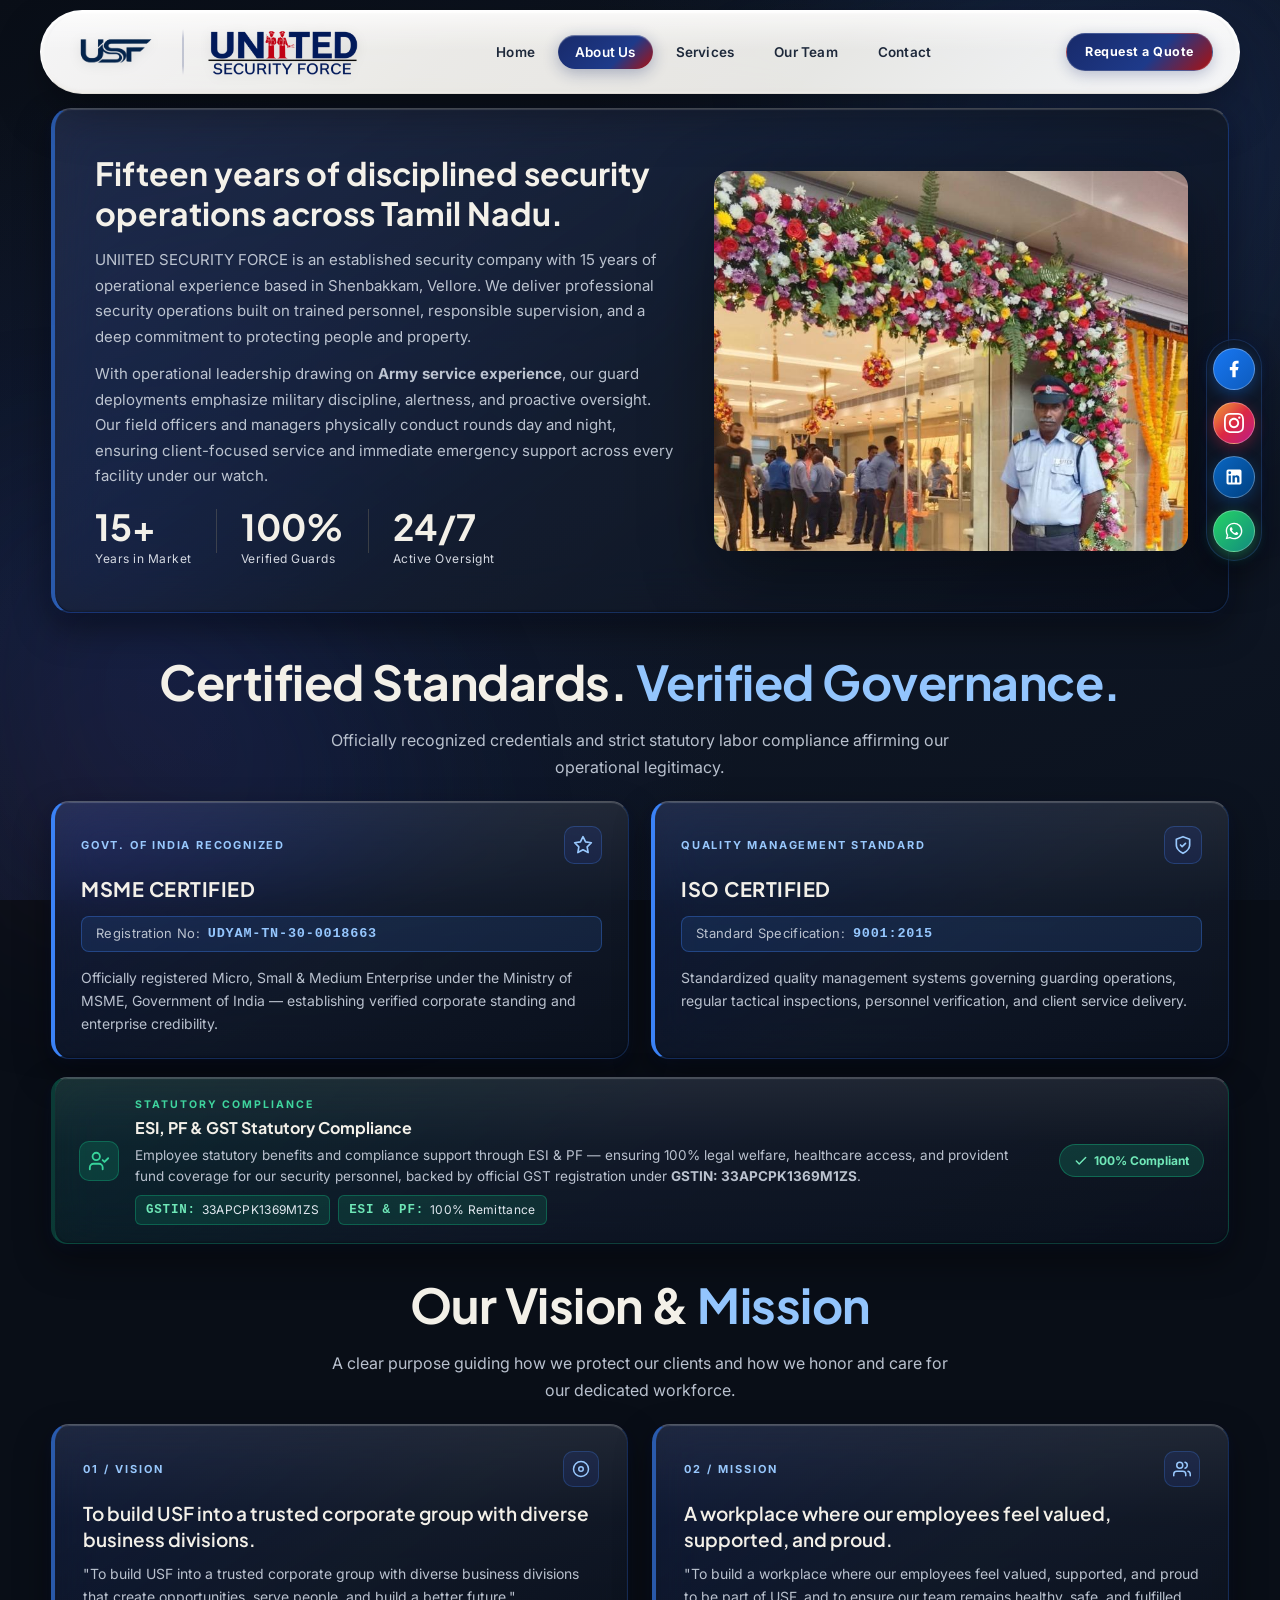
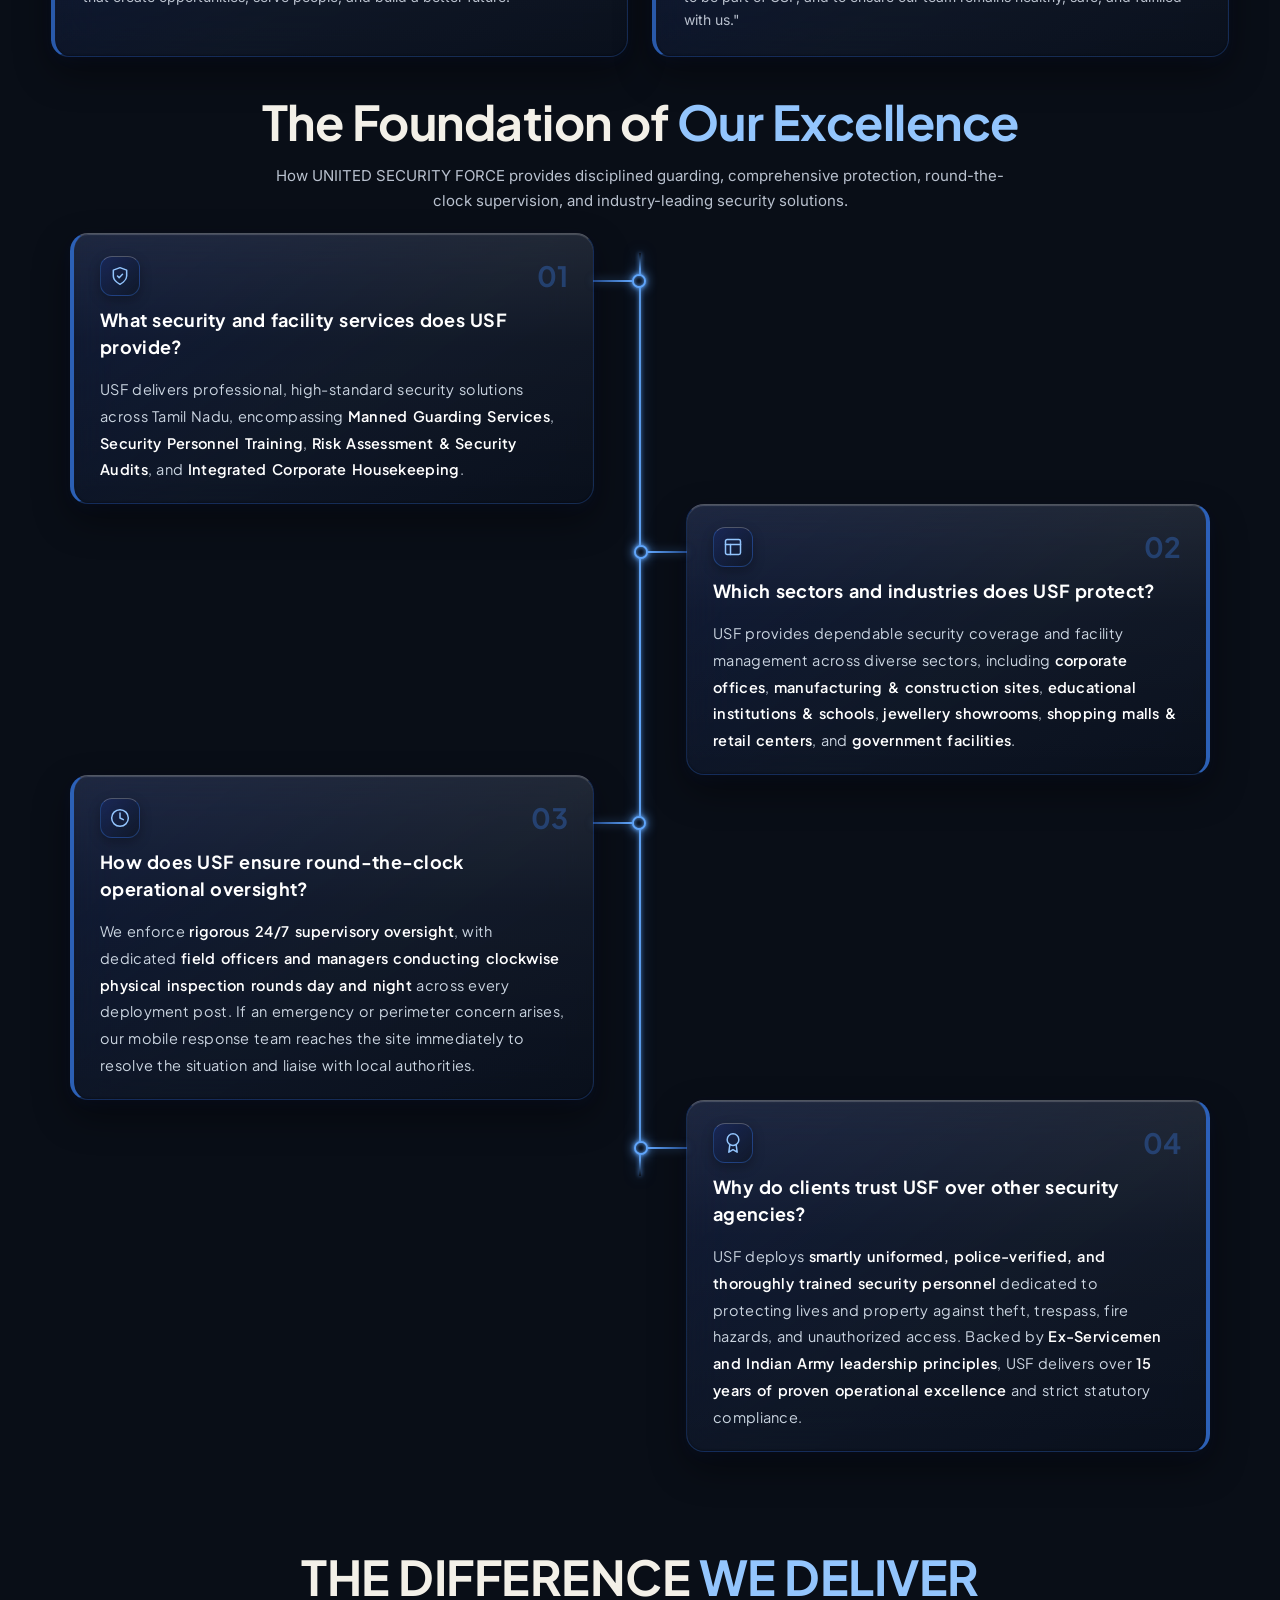
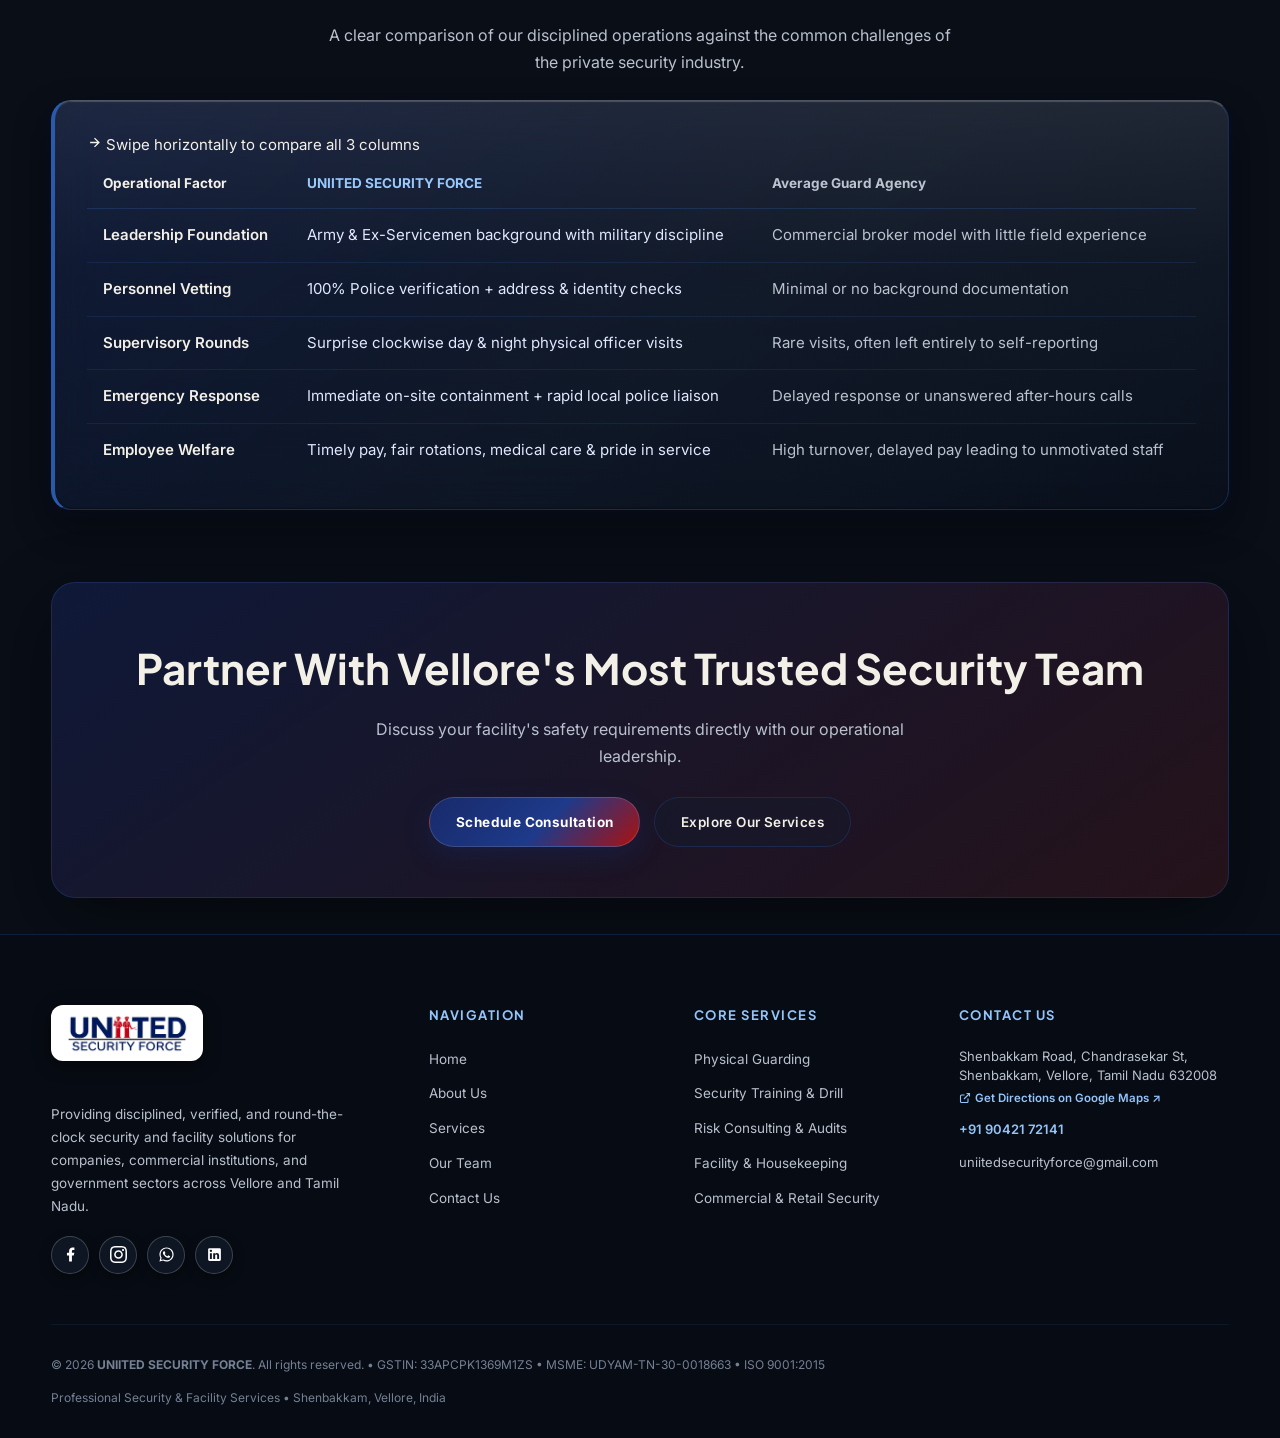
<file: about.html>
<!DOCTYPE html>
<html lang="en">
<head>
  <meta charset="UTF-8">
  <meta name="viewport" content="width=device-width, initial-scale=1.0">
  <title>About Us | UNIITED SECURITY FORCE - Professional Security Services</title>
  <meta name="description" content="Learn about UNIITED SECURITY FORCE - 15 years of disciplined guarding, Army leadership background, our Story, MSME & ISO Certifications, ESI & PF compliance, and Vision & Mission in Vellore, India.">
  <link rel="icon" type="image/png" href="assets/logo-secondary.png">
    <link rel="preconnect" href="https://fonts.googleapis.com">
  <link rel="preconnect" href="https://fonts.gstatic.com" crossorigin>
  <link rel="stylesheet" href="https://fonts.googleapis.com/css2?family=Inter:wght@400;500;600;700;800&family=Plus+Jakarta+Sans:wght@500;600;700;800&display=swap">
  <link rel="stylesheet" href="css/style.css?v=7.1">
</head>
<body>

  <!-- Ambient Glow Blobs -->
  <div class="bg-ambient-orb"></div>
  <div class="bg-ambient-orb-2"></div>

  <!-- Header Navigation -->
  <header class="site-header">
    <div class="nav-glass-bar">
      <a href="index.html" class="brand-link" aria-label="UNIITED SECURITY FORCE Home">
        <div class="brand-emblem">
          <img src="assets/usf-short-logo.png" alt="USF Crest" class="brand-logo-short">
        </div>
        <div class="brand-divider"></div>
        <img src="assets/uniited-security-force-logo.png" alt="UNIITED SECURITY FORCE" class="brand-logo-full">
      </a>

      <nav>
        <ul class="nav-menu">
          <li><a href="index.html" class="nav-link">Home</a></li>
          <li><a href="about.html" class="nav-link active">About Us</a></li>
          <li><a href="services.html" class="nav-link">Services</a></li>
          <li><a href="team.html" class="nav-link">Our Team</a></li>
          <li><a href="contact.html" class="nav-link">Contact</a></li>
        </ul>
      </nav>

      <div class="nav-actions">
        <a href="contact.html" class="btn-nav-cta">Request a Quote</a>
        <button class="nav-toggle-btn" aria-label="Toggle navigation menu" aria-expanded="false">
          <svg width="20" height="20" viewBox="0 0 24 24" fill="none" stroke="currentColor" stroke-width="2.2" stroke-linecap="round"><line x1="3" y1="6" x2="21" y2="6"/><line x1="3" y1="12" x2="21" y2="12"/><line x1="3" y1="18" x2="21" y2="18"/></svg>
        </button>
      </div>

      <!-- Mobile Dropdown Drawer -->
      <div class="mobile-nav-drawer">
        <a href="index.html" class="nav-link">Home</a>
        <a href="about.html" class="nav-link active">About Us</a>
        <a href="services.html" class="nav-link">Services</a>
        <a href="team.html" class="nav-link">Our Team</a>
        <a href="contact.html" class="nav-link">Contact</a>
        <a href="contact.html" class="btn-nav-cta">Request a Quote</a>
      </div>
    </div>
  </header>

  <main>
    <!-- 2. Main About Us Content Section -->
    <section class="content-section" style="padding-top: 108px;">
      <div class="container">
        <!-- 1. Our Story -->
        <div class="glass-card about-story-card" style="margin-bottom: 40px;">
          <div class="about-story-grid">
            <div>
              <h2 style="font-family: var(--font-display); font-size: 32px; color: var(--ivory); margin-bottom: 14px; line-height: 1.25;">
                Fifteen years of disciplined security operations across Tamil Nadu.
              </h2>
              <p style="color: var(--slate); font-size: 15px; line-height: 1.7; margin-bottom: 12px;">
                UNIITED SECURITY FORCE is an established security company with 15 years of operational experience based in Shenbakkam, Vellore. We deliver professional security operations built on trained personnel, responsible supervision, and a deep commitment to protecting people and property.
              </p>
              <p style="color: var(--slate); font-size: 15px; line-height: 1.7; margin-bottom: 20px;">
                With operational leadership drawing on <b>Army service experience</b>, our guard deployments emphasize military discipline, alertness, and proactive oversight. Our field officers and managers physically conduct rounds day and night, ensuring client-focused service and immediate emergency support across every facility under our watch.
              </p>
              <div style="display: flex; gap: 24px; flex-wrap: wrap;">
                <div>
                  <div style="font-family: var(--font-display); font-size: 36px; font-weight: 700; color: var(--champagne); line-height: 1;">15+</div>
                  <div style="font-size: 12px; color: var(--ivory-muted); letter-spacing: 0.5px; margin-top: 4px;">Years in Market</div>
                </div>
                <div style="width: 1px; height: 44px; background: rgba(216, 192, 140, 0.2);"></div>
                <div>
                  <div style="font-family: var(--font-display); font-size: 36px; font-weight: 700; color: var(--champagne); line-height: 1;">100%</div>
                  <div style="font-size: 12px; color: var(--ivory-muted); letter-spacing: 0.5px; margin-top: 4px;">Verified Guards</div>
                </div>
                <div style="width: 1px; height: 44px; background: rgba(216, 192, 140, 0.2);"></div>
                <div>
                  <div style="font-family: var(--font-display); font-size: 36px; font-weight: 700; color: var(--champagne); line-height: 1;">24/7</div>
                  <div style="font-size: 12px; color: var(--ivory-muted); letter-spacing: 0.5px; margin-top: 4px;">Active Oversight</div>
                </div>
              </div>
            </div>
            <div style="border-radius: var(--radius-md); overflow: hidden; border: 1px solid var(--champagne-border); box-shadow: var(--glass-shadow);">
              <img src="assets/ops-floral-entrance.jpg" alt="UNIITED SECURITY FORCE uniformed security officer on active post at client grand entrance" style="width: 100%; height: 380px; object-fit: cover; object-position: center 15%;" loading="lazy" decoding="async">
            </div>
          </div>
        </div>

        <div class="credentials-section">
          <div class="section-header-centered" style="margin-bottom: 20px;">
            <h2 class="section-title">Certified Standards. <span>Verified Governance.</span></h2>
            <p class="section-desc">
              Officially recognized credentials and strict statutory labor compliance affirming our operational legitimacy.
            </p>
          </div>

          <!-- Dual Certification Cards: MSME & ISO -->
          <div class="certifications-grid">
            <!-- MSME Certified -->
            <article class="glass-card cert-card reveal-on-scroll">
              <div class="cert-card-top">
                <span class="cert-badge">Govt. of India Recognized</span>
                <div class="cert-icon-box" aria-hidden="true">
                  <svg width="20" height="20" viewBox="0 0 24 24" fill="none" stroke="currentColor" stroke-width="2" stroke-linecap="round" stroke-linejoin="round">
                    <polygon points="12 2 15.09 8.26 22 9.27 17 14.14 18.18 21.02 12 17.77 5.82 21.02 7 14.14 2 9.27 8.91 8.26 12 2"></polygon>
                  </svg>
                </div>
              </div>
              <h3>MSME CERTIFIED</h3>
              <div class="cert-reg-code">
                <span>Registration No:</span> <strong>UDYAM-TN-30-0018663</strong>
              </div>
              <p>
                Officially registered Micro, Small &amp; Medium Enterprise under the Ministry of MSME, Government of India — establishing verified corporate standing and enterprise credibility.
              </p>
            </article>

            <!-- ISO Certified -->
            <article class="glass-card cert-card reveal-on-scroll">
              <div class="cert-card-top">
                <span class="cert-badge">Quality Management Standard</span>
                <div class="cert-icon-box" aria-hidden="true">
                  <svg width="20" height="20" viewBox="0 0 24 24" fill="none" stroke="currentColor" stroke-width="2" stroke-linecap="round" stroke-linejoin="round">
                    <path d="M12 22s8-4 8-10V5l-8-3-8 3v7c0 6 8 10 8 10z"></path>
                    <polyline points="9 12 11 14 15 10"></polyline>
                  </svg>
                </div>
              </div>
              <h3>ISO CERTIFIED</h3>
              <div class="cert-reg-code">
                <span>Standard Specification:</span> <strong>9001:2015</strong>
              </div>
              <p>
                Standardized quality management systems governing guarding operations, regular tactical inspections, personnel verification, and client service delivery.
              </p>
            </article>
          </div>

          <!-- ESI, PF & GST Statutory Benefits & Compliance -->
          <div class="glass-card compliance-strip reveal-on-scroll">
            <div class="compliance-left">
              <div class="compliance-icon" aria-hidden="true">
                <svg width="22" height="22" viewBox="0 0 24 24" fill="none" stroke="currentColor" stroke-width="2" stroke-linecap="round" stroke-linejoin="round">
                  <path d="M16 21v-2a4 4 0 0 0-4-4H6a4 4 0 0 0-4 4v2"></path>
                  <circle cx="9" cy="7" r="4"></circle>
                  <polyline points="16 11 18 13 22 9"></polyline>
                </svg>
              </div>
              <div>
                <div class="compliance-tag">STATUTORY COMPLIANCE</div>
                <h4 class="compliance-title">ESI, PF &amp; GST Statutory Compliance</h4>
                <p class="compliance-desc">
                  Employee statutory benefits and compliance support through ESI &amp; PF — ensuring 100% legal welfare, healthcare access, and provident fund coverage for our security personnel, backed by official GST registration under <strong>GSTIN: 33APCPK1369M1ZS</strong>.
                </p>
                <div style="display: flex; gap: 8px; flex-wrap: wrap; margin-top: 8px;">
                  <span class="cert-reg-pill"><strong>GSTIN:</strong> 33APCPK1369M1ZS</span>
                  <span class="cert-reg-pill"><strong>ESI &amp; PF:</strong> 100% Remittance</span>
                </div>
              </div>
            </div>
            <div class="compliance-badge-pill">
              <svg width="14" height="14" viewBox="0 0 24 24" fill="none" stroke="currentColor" stroke-width="2.5" stroke-linecap="round" stroke-linejoin="round"><polyline points="20 6 9 17 4 12"/></svg>
              100% Compliant
            </div>
          </div>
        </div>

        <!-- 3. Vision + Mission Grid -->
        <div class="section-header-centered" style="margin-bottom: 20px;">
          <h2 class="section-title">Our Vision &amp; <span>Mission</span></h2>
          <p class="section-desc">
            A clear purpose guiding how we protect our clients and how we honor and care for our dedicated workforce.
          </p>
        </div>

        <div class="vm-grid" style="margin-bottom: 36px;">
          <!-- Vision -->
          <article class="glass-card vm-card">
            <div class="vm-card-top">
              <span class="vm-tag">01 / VISION</span>
              <div class="vm-icon-box" aria-hidden="true">
                <svg width="18" height="18" viewBox="0 0 24 24" fill="none" stroke="currentColor" stroke-width="2" stroke-linecap="round" stroke-linejoin="round">
                  <circle cx="12" cy="12" r="10"></circle>
                  <circle cx="12" cy="12" r="3"></circle>
                </svg>
              </div>
            </div>
            <h3>To build USF into a trusted corporate group with diverse business divisions.</h3>
            <p>
              "To build USF into a trusted corporate group with diverse business divisions that create opportunities, serve people, and build a better future."
            </p>
          </article>

          <!-- Mission -->
          <article class="glass-card vm-card">
            <div class="vm-card-top">
              <span class="vm-tag">02 / MISSION</span>
              <div class="vm-icon-box" aria-hidden="true">
                <svg width="18" height="18" viewBox="0 0 24 24" fill="none" stroke="currentColor" stroke-width="2" stroke-linecap="round" stroke-linejoin="round">
                  <path d="M17 21v-2a4 4 0 0 0-4-4H5a4 4 0 0 0-4 4v2"></path>
                  <circle cx="9" cy="7" r="4"></circle>
                  <path d="M23 21v-2a4 4 0 0 0-3-3.87"></path>
                  <path d="M16 3.13a4 4 0 0 1 0 7.75"></path>
                </svg>
              </div>
            </div>
            <h3>A workplace where our employees feel valued, supported, and proud.</h3>
            <p>
              "To build a workplace where our employees feel valued, supported, and proud to be part of USF, and to ensure our team remains healthy, safe, and fulfilled with us."
            </p>
          </article>
        </div>

        <!-- 4. The Foundation of Our Excellence Section -->
        <div class="section-header-centered" style="margin-bottom: 20px; max-width: 820px; text-align: center; margin-left: auto; margin-right: auto;">
          <h2 class="section-title" style="margin-bottom: 12px;">The Foundation of <span>Our Excellence</span></h2>
          <p class="section-desc" style="max-width: 760px; margin: 0 auto; font-size: 15px; line-height: 1.7;">
            How UNIITED SECURITY FORCE provides disciplined guarding, comprehensive protection, round-the-clock supervision, and industry-leading security solutions.
          </p>
        </div>

        <div class="difference-zigzag-grid">
          <!-- Card 1 -->
          <article class="glass-card difference-card">
            <div class="diff-top-bar">
              <div class="diff-icon-box" aria-hidden="true">
                <svg width="20" height="20" viewBox="0 0 24 24" fill="none" stroke="currentColor" stroke-width="1.8" stroke-linecap="round" stroke-linejoin="round">
                  <path d="M12 22s8-4 8-10V5l-8-3-8 3v7c0 6 8 10 8 10z"/>
                  <path d="M9 12l2 2 4-4"/>
                </svg>
              </div>
              <span class="diff-card-num">01</span>
            </div>
            <div class="diff-content-box">
              <h3 class="diff-card-question">What security and facility services does USF provide?</h3>
              <div class="diff-card-body">
                <p class="diff-card-answer">
                  USF delivers professional, high-standard security solutions across Tamil Nadu, encompassing <b>Manned Guarding Services</b>, <b>Security Personnel Training</b>, <b>Risk Assessment &amp; Security Audits</b>, and <b>Integrated Corporate Housekeeping</b>.
                </p>
              </div>
            </div>
            <div class="zigzag-spine-connector" aria-hidden="true">
              <span class="zigzag-node-dot"></span>
              <span class="zigzag-connector-line"></span>
            </div>
          </article>

          <!-- Card 2 -->
          <article class="glass-card difference-card">
            <div class="diff-top-bar">
              <div class="diff-icon-box" aria-hidden="true">
                <svg width="20" height="20" viewBox="0 0 24 24" fill="none" stroke="currentColor" stroke-width="1.8" stroke-linecap="round" stroke-linejoin="round">
                  <rect x="3" y="3" width="18" height="18" rx="2" ry="2"/>
                  <line x1="3" y1="9" x2="21" y2="9"/>
                  <line x1="9" y1="21" x2="9" y2="9"/>
                </svg>
              </div>
              <span class="diff-card-num">02</span>
            </div>
            <div class="diff-content-box">
              <h3 class="diff-card-question">Which sectors and industries does USF protect?</h3>
              <div class="diff-card-body">
                <p class="diff-card-answer">
                  USF provides dependable security coverage and facility management across diverse sectors, including <b>corporate offices</b>, <b>manufacturing &amp; construction sites</b>, <b>educational institutions &amp; schools</b>, <b>jewellery showrooms</b>, <b>shopping malls &amp; retail centers</b>, and <b>government facilities</b>.
                </p>
              </div>
            </div>
            <div class="zigzag-spine-connector" aria-hidden="true">
              <span class="zigzag-node-dot"></span>
              <span class="zigzag-connector-line"></span>
            </div>
          </article>

          <!-- Card 3 -->
          <article class="glass-card difference-card">
            <div class="diff-top-bar">
              <div class="diff-icon-box" aria-hidden="true">
                <svg width="20" height="20" viewBox="0 0 24 24" fill="none" stroke="currentColor" stroke-width="1.8" stroke-linecap="round" stroke-linejoin="round">
                  <circle cx="12" cy="12" r="10"/>
                  <polyline points="12 6 12 12 16 14"/>
                </svg>
              </div>
              <span class="diff-card-num">03</span>
            </div>
            <div class="diff-content-box">
              <h3 class="diff-card-question">How does USF ensure round-the-clock operational oversight?</h3>
              <div class="diff-card-body">
                <p class="diff-card-answer">
                  We enforce <b>rigorous 24/7 supervisory oversight</b>, with dedicated <b>field officers and managers conducting clockwise physical inspection rounds day and night</b> across every deployment post. If an emergency or perimeter concern arises, our mobile response team reaches the site immediately to resolve the situation and liaise with local authorities.
                </p>
              </div>
            </div>
            <div class="zigzag-spine-connector" aria-hidden="true">
              <span class="zigzag-node-dot"></span>
              <span class="zigzag-connector-line"></span>
            </div>
          </article>

          <!-- Card 4 -->
          <article class="glass-card difference-card">
            <div class="diff-top-bar">
              <div class="diff-icon-box" aria-hidden="true">
                <svg width="20" height="20" viewBox="0 0 24 24" fill="none" stroke="currentColor" stroke-width="1.8" stroke-linecap="round" stroke-linejoin="round">
                  <circle cx="12" cy="8" r="7"/>
                  <polyline points="8.21 13.89 7 23 12 20 17 23 15.79 13.88"/>
                </svg>
              </div>
              <span class="diff-card-num">04</span>
            </div>
            <div class="diff-content-box">
              <h3 class="diff-card-question">Why do clients trust USF over other security agencies?</h3>
              <div class="diff-card-body">
                <p class="diff-card-answer">
                  USF deploys <b>smartly uniformed, police-verified, and thoroughly trained security personnel</b> dedicated to protecting lives and property against theft, trespass, fire hazards, and unauthorized access. Backed by <b>Ex-Servicemen and Indian Army leadership principles</b>, USF delivers over <b>15 years of proven operational excellence</b> and strict statutory compliance.
                </p>
              </div>
            </div>
            <div class="zigzag-spine-connector" aria-hidden="true">
              <span class="zigzag-node-dot"></span>
              <span class="zigzag-connector-line"></span>
            </div>
          </article>
        </div>

      </div>
    </section>

    <!-- 6. THE DIFFERENCE WE DELIVER (How USF Compares to Standard Agencies) -->
    <section class="content-section">
      <div class="container">
        <div class="section-header-centered">
          <h2 class="section-title">THE DIFFERENCE <span>WE DELIVER</span></h2>
          <p class="section-desc">
            A clear comparison of our disciplined operations against the common challenges of the private security industry.
          </p>
        </div>

        <div class="glass-card about-table-card">
          <div class="mobile-table-scroll-hint">
            <svg width="15" height="15" viewBox="0 0 24 24" fill="none" stroke="currentColor" stroke-width="2.2"><path d="M5 12h14M12 5l7 7-7 7"/></svg>
            <span>Swipe horizontally to compare all 3 columns</span>
          </div>
          <div class="table-responsive-wrapper">
            <table style="width: 100%; border-collapse: collapse; min-width: 580px;">
              <thead>
                <tr style="border-bottom: 1px solid var(--border-subtle); text-align: left;">
                  <th style="padding: 14px 16px; color: var(--ivory); font-size: 13.5px;">Operational Factor</th>
                  <th style="padding: 14px 16px; color: var(--accent-blue-light); font-size: 13.5px;">UNIITED SECURITY FORCE</th>
                  <th style="padding: 14px 16px; color: var(--slate); font-size: 13.5px;">Average Guard Agency</th>
                </tr>
              </thead>
              <tbody>
                <tr style="border-bottom: 1px solid rgba(59, 130, 246, 0.12);">
                  <td style="padding: 14px 16px; font-weight: 600; color: var(--ivory);">Leadership Foundation</td>
                  <td style="padding: 14px 16px; color: var(--accent-blue-ice);">Army &amp; Ex-Servicemen background with military discipline</td>
                  <td style="padding: 14px 16px; color: var(--slate);">Commercial broker model with little field experience</td>
                </tr>
                <tr style="border-bottom: 1px solid rgba(59, 130, 246, 0.12);">
                  <td style="padding: 14px 16px; font-weight: 600; color: var(--ivory);">Personnel Vetting</td>
                  <td style="padding: 14px 16px; color: var(--accent-blue-ice);">100% Police verification + address &amp; identity checks</td>
                  <td style="padding: 14px 16px; color: var(--slate);">Minimal or no background documentation</td>
                </tr>
                <tr style="border-bottom: 1px solid rgba(59, 130, 246, 0.12);">
                  <td style="padding: 14px 16px; font-weight: 600; color: var(--ivory);">Supervisory Rounds</td>
                  <td style="padding: 14px 16px; color: var(--accent-blue-ice);">Surprise clockwise day &amp; night physical officer visits</td>
                  <td style="padding: 14px 16px; color: var(--slate);">Rare visits, often left entirely to self-reporting</td>
                </tr>
                <tr style="border-bottom: 1px solid rgba(59, 130, 246, 0.12);">
                  <td style="padding: 14px 16px; font-weight: 600; color: var(--ivory);">Emergency Response</td>
                  <td style="padding: 14px 16px; color: var(--accent-blue-ice);">Immediate on-site containment + rapid local police liaison</td>
                  <td style="padding: 14px 16px; color: var(--slate);">Delayed response or unanswered after-hours calls</td>
                </tr>
                <tr>
                  <td style="padding: 14px 16px; font-weight: 600; color: var(--ivory);">Employee Welfare</td>
                  <td style="padding: 14px 16px; color: var(--accent-blue-ice);">Timely pay, fair rotations, medical care &amp; pride in service</td>
                  <td style="padding: 14px 16px; color: var(--slate);">High turnover, delayed pay leading to unmotivated staff</td>
                </tr>
              </tbody>
            </table>
          </div>
        </div>

      </div>
    </section>

    <!-- 8. CTA Banner -->
    <section class="cta-banner">
      <div class="container">
        <div class="cta-box">
          <h3>Partner With Vellore's Most Trusted Security Team</h3>
          <p>
            Discuss your facility's safety requirements directly with our operational leadership.
          </p>
          <div style="display: flex; gap: 14px; flex-wrap: wrap; justify-content: center;">
            <a href="contact.html" class="btn btn-primary">Schedule Consultation</a>
            <a href="services.html" class="btn btn-outline">Explore Our Services</a>
          </div>
        </div>
      </div>
    </section>
  </main>

  <!-- Global Footer -->
  <footer class="site-footer">
    <div class="container">
      <div class="footer-top">
        
        <div class="footer-brand">
          <a href="index.html" class="footer-brand-link" aria-label="UNIITED SECURITY FORCE Home">
            <img src="assets/uniited-security-force-logo.png" alt="UNIITED SECURITY FORCE" class="footer-logo-img" loading="lazy" decoding="async">
          </a>
          <p>
            Providing disciplined, verified, and round-the-clock security and facility solutions for companies, commercial institutions, and government sectors across Vellore and Tamil Nadu.
          </p>
          <div class="footer-social-logos">
            <a href="https://www.facebook.com/profile.php?id=61594315319213" target="_blank" rel="noopener noreferrer" class="footer-social-btn fb-btn" aria-label="Follow USF on Facebook" title="Facebook">
              <svg width="18" height="18" viewBox="0 0 24 24" fill="currentColor"><path d="M14 13.5h2.5l1-4H14v-2c0-1.03 0-2 2-2h1.5V2.14c-.326-.043-1.52-.14-2.71-.14-2.72 0-4.79 1.66-4.79 4.9v2.6H7v4h3V22h4v-8.5z"/></svg>
            </a>
            <a href="https://www.instagram.com/uniitedsecurityforce.co/" target="_blank" rel="noopener noreferrer" class="footer-social-btn ig-btn" aria-label="Follow USF on Instagram" title="Instagram">
              <svg width="18" height="18" viewBox="0 0 24 24" fill="currentColor"><path d="M12 2.163c3.204 0 3.584.012 4.85.07 3.252.148 4.771 1.691 4.919 4.919.058 1.265.069 1.645.069 4.849 0 3.205-.012 3.584-.069 4.849-.149 3.225-1.664 4.771-4.919 4.919-1.266.058-1.644.07-4.85.07-3.204 0-3.584-.012-4.849-.07-3.26-.149-4.771-1.699-4.919-4.92-.058-1.265-.07-1.644-.07-4.849 0-3.204.013-3.583.07-4.849.149-3.227 1.664-4.771 4.919-4.919 1.266-.057 1.645-.069 4.849-.069zm0-2.163c-3.259 0-3.667.014-4.947.072-4.358.2-6.78 2.618-6.98 6.98-.059 1.281-.073 1.689-.073 4.948 0 3.259.014 3.668.072 4.948.2 4.358 2.618 6.78 6.98 6.98 1.281.058 1.689.072 4.948.072 3.259 0 3.668-.014 4.948-.072 4.354-.2 6.782-2.618 6.979-6.98.059-1.28.073-1.689.073-4.948 0-3.259-.014-3.667-.072-4.947-.196-4.354-2.617-6.78-6.979-6.98-1.281-.059-1.69-.073-4.949-.073zm0 5.838c-3.403 0-6.162 2.759-6.162 6.162s2.759 6.163 6.162 6.163 6.162-2.759 6.162-6.163c0-3.403-2.759-6.162-6.162-6.162zm0 10.162c-2.209 0-4-1.79-4-4 0-2.209 1.791-4 4-4s4 1.791 4 4c0 2.21-1.791 4-4 4zm6.406-11.845c-.796 0-1.441.645-1.441 1.44s.645 1.44 1.441 1.44c.795 0 1.439-.645 1.439-1.44s-.644-1.44-1.439-1.44z"/></svg>
            </a>
            <a href="https://api.whatsapp.com/send?phone=919042172141&text=Hello%20UNIITED%20SECURITY%20FORCE%2C%20I%20would%20like%20to%20inquire%20about%20your%20security%20services." target="_blank" rel="noopener noreferrer" class="footer-social-btn wa-btn" aria-label="Chat with USF on WhatsApp" title="WhatsApp">
              <svg width="18" height="18" viewBox="0 0 24 24" fill="currentColor"><path d="M12.031 2c-5.508 0-9.988 4.477-9.99 9.986 0 1.762.46 3.483 1.334 5.001L2 22l5.176-1.357c1.464.798 3.116 1.22 4.851 1.22h.004c5.507 0 9.986-4.478 9.988-9.987 0-2.669-1.039-5.178-2.926-7.065A9.92 9.92 0 0 0 12.031 2zm0 18.293h-.003a8.31 8.31 0 0 1-4.237-1.161l-.304-.18-3.148.825.84-3.069-.198-.315a8.28 8.28 0 0 1-1.272-4.407c.002-4.577 3.729-8.303 8.312-8.303 2.218 0 4.303.864 5.871 2.433a8.26 8.26 0 0 1 2.43 5.867c-.002 4.579-3.729 8.307-8.311 8.307zm4.555-6.222c-.25-.125-1.477-.729-1.706-.812-.229-.083-.396-.125-.562.125-.166.25-.646.812-.792.979-.146.166-.292.187-.542.062-.25-.125-1.055-.389-2.01-1.24a7.487 7.487 0 0 1-1.391-1.729c-.146-.25-.016-.385.109-.51.112-.112.25-.292.375-.438.125-.146.166-.25.25-.417.083-.166.042-.312-.021-.437-.062-.125-.562-1.354-.771-1.854-.203-.487-.41-.421-.562-.429h-.479c-.166 0-.437.062-.666.312-.229.25-.875.854-.875 2.083s.896 2.417 1.021 2.583c.125.166 1.764 2.695 4.274 3.778.597.258 1.064.412 1.428.528.6.191 1.146.164 1.578.1.481-.072 1.477-.604 1.686-1.187.208-.583.208-1.083.146-1.187-.062-.104-.229-.167-.479-.292z"/></svg>
            </a>
            <a href="https://www.linkedin.com/in/uniitedsecurityforce-397538439" target="_blank" rel="noopener noreferrer" class="footer-social-btn in-btn" aria-label="Follow USF on LinkedIn" title="LinkedIn">
              <svg width="18" height="18" viewBox="0 0 24 24" fill="currentColor"><path d="M19 3a2 2 0 0 1 2 2v14a2 2 0 0 1-2 2H5a2 2 0 0 1-2-2V5a2 2 0 0 1 2-2h14m-.5 15.5v-5.3a3.26 3.26 0 0 0-3.26-3.26c-.85 0-1.84.52-2.28 1.3v-1.11h-2.79v8.37h2.79v-4.93c0-.77.62-1.4 1.39-1.4a1.4 1.4 0 0 1 1.4 1.4v4.93h2.75M6.88 8.56a1.68 1.68 0 0 0 1.68-1.68c0-.93-.75-1.69-1.68-1.69a1.69 1.69 0 0 0-1.69 1.69c0 .93.76 1.68 1.69 1.68m1.39 9.94v-8.37H5.5v8.37h2.77z"/></svg>
            </a>
          </div>
        </div>

        <div class="footer-col">
          <h5>Navigation</h5>
          <ul class="footer-links">
            <li><a href="index.html">Home</a></li>
            <li><a href="about.html">About Us</a></li>
            <li><a href="services.html">Services</a></li>
            <li><a href="team.html">Our Team</a></li>
            <li><a href="contact.html">Contact Us</a></li>
          </ul>
        </div>

        <div class="footer-col">
          <h5>Core Services</h5>
          <ul class="footer-links">
            <li><a href="services.html">Physical Guarding</a></li>
            <li><a href="services.html">Security Training &amp; Drill</a></li>
            <li><a href="services.html">Risk Consulting &amp; Audits</a></li>
            <li><a href="services.html">Facility &amp; Housekeeping</a></li>
            <li><a href="services.html">Commercial &amp; Retail Security</a></li>
          </ul>
        </div>

        <!-- Col 4: Verified Contact -->
        <div class="footer-col">
          <h5>Contact Us</h5>
          <ul class="footer-contact-list">
            <li>
              <a href="https://maps.app.goo.gl/tra2oqmdTHn8BUv4A" target="_blank" rel="noopener noreferrer" style="color: var(--slate); text-decoration: none; display: block; line-height: 1.5;">
                Shenbakkam Road, Chandrasekar St,<br>
                Shenbakkam, Vellore, Tamil Nadu 632008
                <span style="display: flex; align-items: center; gap: 4px; color: var(--accent-blue-light); font-size: 11.5px; font-weight: 600; margin-top: 4px;">
                  <svg width="12" height="12" viewBox="0 0 24 24" fill="none" stroke="currentColor" stroke-width="2.2"><path d="M18 13v6a2 2 0 0 1-2 2H5a2 2 0 0 1-2-2V8a2 2 0 0 1 2-2h6"/><polyline points="15 3 21 3 21 9"/><line x1="10" y1="14" x2="21" y2="3"/></svg>
                  Get Directions on Google Maps ↗
                </span>
              </a>
            </li>
            <li>
              <a href="tel:9042172141" style="color: var(--accent-blue-light); font-weight: 600;">+91 90421 72141</a>
            </li>
            <li>
              <a href="mailto:uniitedsecurityforce@gmail.com" style="color: var(--slate);">uniitedsecurityforce@gmail.com</a>
            </li>
          </ul>
        </div>

      </div>

      <div class="footer-bottom">
        <div>
          © 2026 <strong>UNIITED SECURITY FORCE</strong>. All rights reserved. • GSTIN: 33APCPK1369M1ZS • MSME: UDYAM-TN-30-0018663 • ISO 9001:2015
        </div>
        <div>
          Professional Security &amp; Facility Services • Shenbakkam, Vellore, India
        </div>
      </div>
    </div>
  </footer>

  <!-- Floating Social & WhatsApp Quick Connect -->
  <aside class="floating-contact-stack" aria-label="Social and Quick Contact">
    <!-- Facebook -->
    <a href="https://www.facebook.com/profile.php?id=61594315319213" class="social-float-btn facebook-float-btn" target="_blank" rel="noopener noreferrer" aria-label="Follow UNIITED SECURITY FORCE on Facebook" title="Follow USF on Facebook">
      <svg width="20" height="20" viewBox="0 0 24 24" fill="currentColor" aria-hidden="true">
        <path d="M14 13.5h2.5l1-4H14v-2c0-1.03 0-2 2-2h1.5V2.14c-.326-.043-1.52-.14-2.71-.14-2.72 0-4.79 1.66-4.79 4.9v2.6H7v4h3V22h4v-8.5z"/>
      </svg>
      <span>Follow on Facebook</span>
    </a>

    <!-- Instagram -->
    <a href="https://www.instagram.com/uniitedsecurityforce.co/" class="social-float-btn instagram-float-btn" target="_blank" rel="noopener noreferrer" aria-label="Follow UNIITED SECURITY FORCE on Instagram" title="Follow USF on Instagram">
      <svg width="20" height="20" viewBox="0 0 24 24" fill="currentColor" aria-hidden="true">
        <path d="M12 2.163c3.204 0 3.584.012 4.85.07 3.252.148 4.771 1.691 4.919 4.919.058 1.265.069 1.645.069 4.849 0 3.205-.012 3.584-.069 4.849-.149 3.225-1.664 4.771-4.919 4.919-1.266.058-1.644.07-4.85.07-3.204 0-3.584-.012-4.849-.07-3.26-.149-4.771-1.699-4.919-4.92-.058-1.265-.07-1.644-.07-4.849 0-3.204.013-3.583.07-4.849.149-3.227 1.664-4.771 4.919-4.919 1.266-.057 1.645-.069 4.849-.069zm0-2.163c-3.259 0-3.667.014-4.947.072-4.358.2-6.78 2.618-6.98 6.98-.059 1.281-.073 1.689-.073 4.948 0 3.259.014 3.668.072 4.948.2 4.358 2.618 6.78 6.98 6.98 1.281.058 1.689.072 4.948.072 3.259 0 3.668-.014 4.948-.072 4.354-.2 6.782-2.618 6.979-6.98.059-1.28.073-1.689.073-4.948 0-3.259-.014-3.667-.072-4.947-.196-4.354-2.617-6.78-6.979-6.98-1.281-.059-1.69-.073-4.949-.073zm0 5.838c-3.403 0-6.162 2.759-6.162 6.162s2.759 6.163 6.162 6.163 6.162-2.759 6.162-6.163c0-3.403-2.759-6.162-6.162-6.162zm0 10.162c-2.209 0-4-1.79-4-4 0-2.209 1.791-4 4-4s4 1.791 4 4c0 2.21-1.791 4-4 4zm6.406-11.845c-.796 0-1.441.645-1.441 1.44s.645 1.44 1.441 1.44c.795 0 1.439-.645 1.439-1.44s-.644-1.44-1.439-1.44z"/>
      </svg>
      <span>Follow on Instagram</span>
    </a>
    <!-- LinkedIn -->
    <a href="https://www.linkedin.com/in/uniitedsecurityforce-397538439" class="social-float-btn linkedin-float-btn" target="_blank" rel="noopener noreferrer" aria-label="Follow UNIITED SECURITY FORCE on LinkedIn" title="Follow USF on LinkedIn">
      <svg width="20" height="20" viewBox="0 0 24 24" fill="currentColor" aria-hidden="true">
        <path d="M19 3a2 2 0 0 1 2 2v14a2 2 0 0 1-2 2H5a2 2 0 0 1-2-2V5a2 2 0 0 1 2-2h14m-.5 15.5v-5.3a3.26 3.26 0 0 0-3.26-3.26c-.85 0-1.84.52-2.28 1.3v-1.11h-2.79v8.37h2.79v-4.93c0-.77.62-1.4 1.39-1.4a1.4 1.4 0 0 1 1.4 1.4v4.93h2.75M6.88 8.56a1.68 1.68 0 0 0 1.68-1.68c0-.93-.75-1.69-1.68-1.69a1.69 1.69 0 0 0-1.69 1.69c0 .93.76 1.68 1.69 1.68m1.39 9.94v-8.37H5.5v8.37h2.77z"/>
      </svg>
      <span>Follow on LinkedIn</span>
    </a>



    <!-- WhatsApp -->
    <a href="https://api.whatsapp.com/send?phone=919042172141&text=Hello%20UNIITED%20SECURITY%20FORCE%2C%20I%20would%20like%20to%20inquire%20about%20your%20security%20services." class="whatsapp-float-btn" target="_blank" rel="noopener noreferrer" aria-label="Chat with USF Operations on WhatsApp" title="Chat on WhatsApp">
      <svg width="20" height="20" viewBox="0 0 24 24" fill="currentColor" aria-hidden="true">
        <path d="M12.031 2c-5.508 0-9.988 4.477-9.99 9.986 0 1.762.46 3.483 1.334 5.001L2 22l5.176-1.357c1.464.798 3.116 1.22 4.851 1.22h.004c5.507 0 9.986-4.478 9.988-9.987 0-2.669-1.039-5.178-2.926-7.065A9.92 9.92 0 0 0 12.031 2zm0 18.293h-.003a8.31 8.31 0 0 1-4.237-1.161l-.304-.18-3.148.825.84-3.069-.198-.315a8.28 8.28 0 0 1-1.272-4.407c.002-4.577 3.729-8.303 8.312-8.303 2.218 0 4.303.864 5.871 2.433a8.26 8.26 0 0 1 2.43 5.867c-.002 4.579-3.729 8.307-8.311 8.307zm4.555-6.222c-.25-.125-1.477-.729-1.706-.812-.229-.083-.396-.125-.562.125-.166.25-.646.812-.792.979-.146.166-.292.187-.542.062-.25-.125-1.055-.389-2.01-1.24a7.487 7.487 0 0 1-1.391-1.729c-.146-.25-.016-.385.109-.51.112-.112.25-.292.375-.438.125-.146.166-.25.25-.417.083-.166.042-.312-.021-.437-.062-.125-.562-1.354-.771-1.854-.203-.487-.41-.421-.562-.429h-.479c-.166 0-.437.062-.666.312-.229.25-.875.854-.875 2.083s.896 2.417 1.021 2.583c.125.166 1.764 2.695 4.274 3.778.597.258 1.064.412 1.428.528.6.191 1.146.164 1.578.1.481-.072 1.477-.604 1.686-1.187.208-.583.208-1.083.146-1.187-.062-.104-.229-.167-.479-.292z"/>
      </svg>
      <span>Chat on WhatsApp</span>
    </a>
  </aside>

  <script src="js/script.js?v=7.1" defer></script>
</body>
</html>
</file>
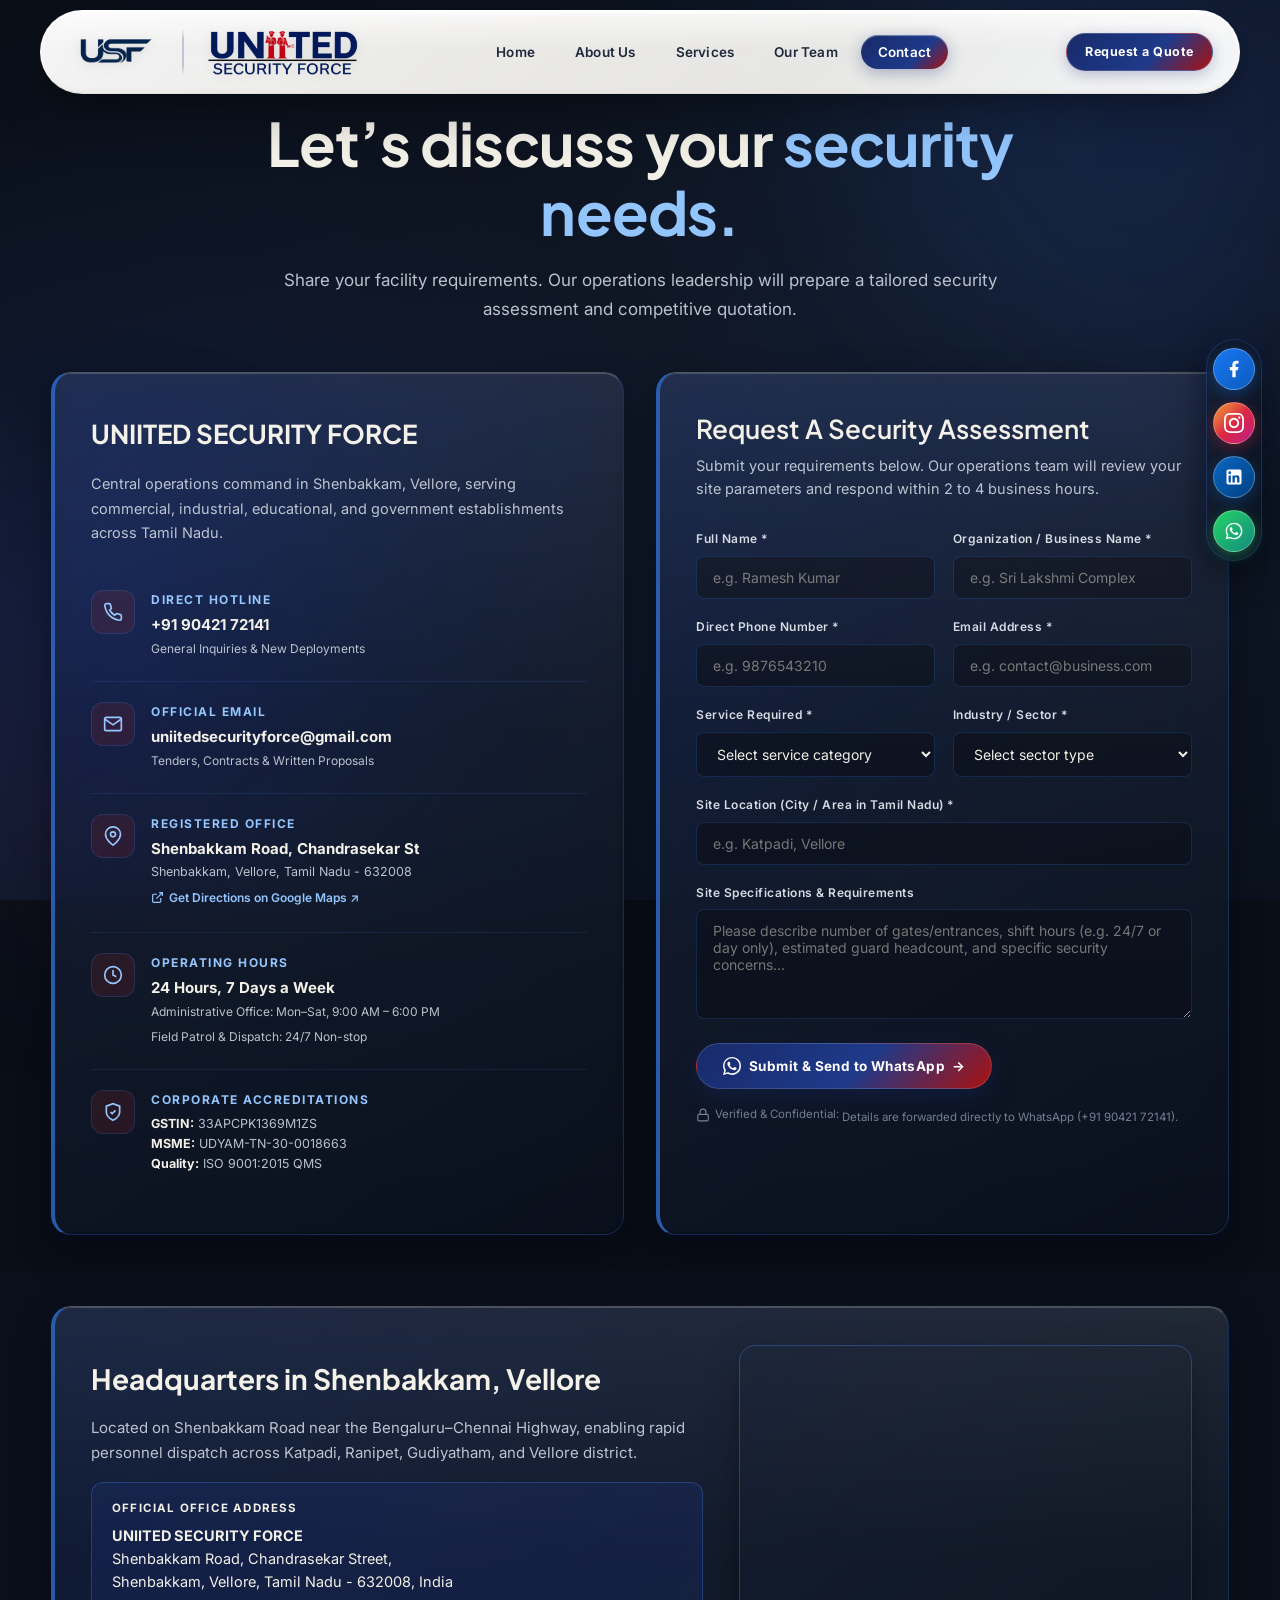
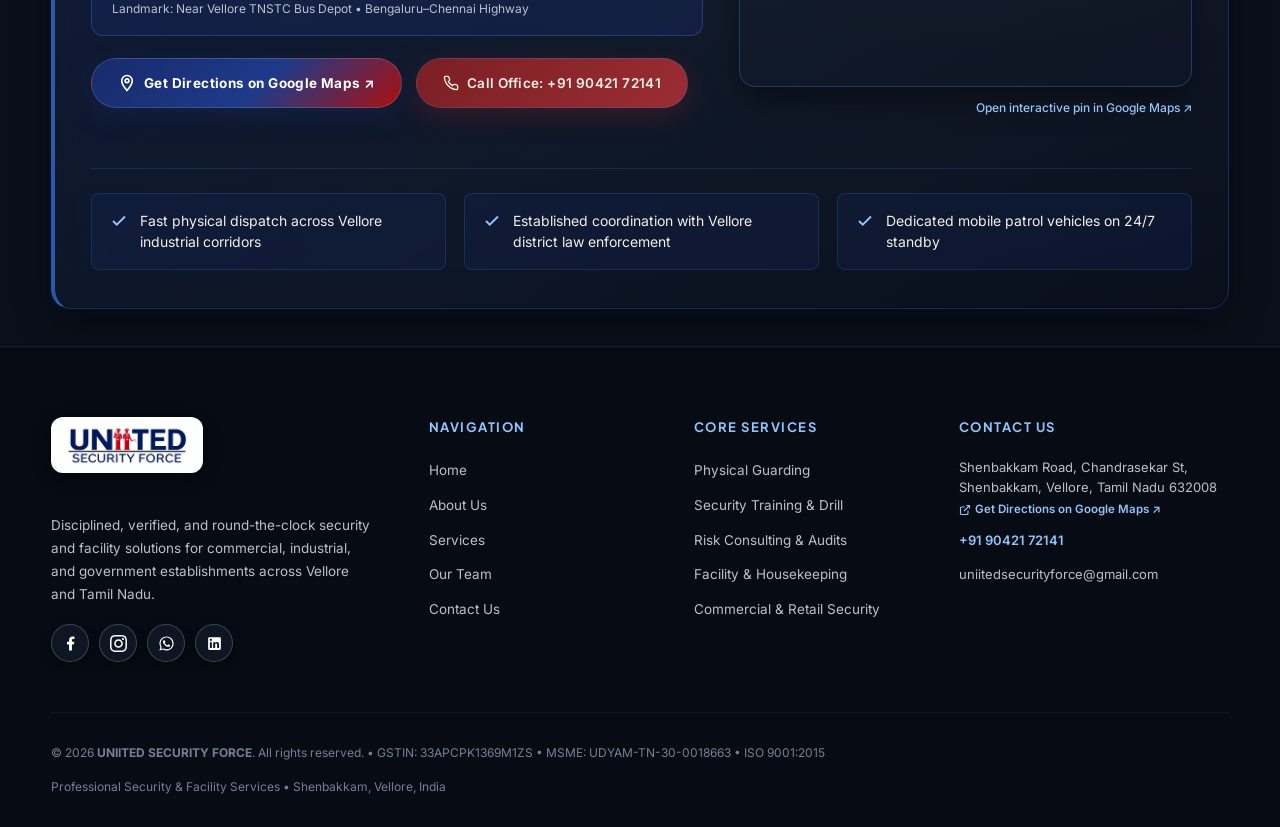
<file: contact.html>
<!DOCTYPE html>
<html lang="en">
<head>
  <meta charset="UTF-8">
  <meta name="viewport" content="width=device-width, initial-scale=1.0">
  <title>Contact Us | UNIITED SECURITY FORCE - Professional Security Services</title>
  <meta name="description" content="Contact UNIITED SECURITY FORCE for manned guarding, security training, risk audits, and housekeeping quotes in Shenbakkam, Vellore. Phone: +91 90421 72141.">
  <link rel="icon" type="image/png" href="assets/logo-secondary.png">
    <link rel="preconnect" href="https://fonts.googleapis.com">
  <link rel="preconnect" href="https://fonts.gstatic.com" crossorigin>
  <link rel="stylesheet" href="https://fonts.googleapis.com/css2?family=Inter:wght@400;500;600;700;800&family=Plus+Jakarta+Sans:wght@500;600;700;800&display=swap">
  <link rel="stylesheet" href="css/style.css?v=7.1">
</head>
<body>

  <!-- Ambient Glow Blobs -->
  <div class="bg-ambient-orb"></div>
  <div class="bg-ambient-orb-2"></div>

  <!-- Header Navigation -->
  <header class="site-header">
    <div class="nav-glass-bar">
      <a href="index.html" class="brand-link" aria-label="UNIITED SECURITY FORCE Home">
        <div class="brand-emblem">
          <img src="assets/usf-short-logo.png" alt="USF Crest" class="brand-logo-short">
        </div>
        <div class="brand-divider"></div>
        <img src="assets/uniited-security-force-logo.png" alt="UNIITED SECURITY FORCE" class="brand-logo-full">
      </a>

      <nav>
        <ul class="nav-menu">
          <li><a href="index.html" class="nav-link">Home</a></li>
          <li><a href="about.html" class="nav-link">About Us</a></li>
          <li><a href="services.html" class="nav-link">Services</a></li>
          <li><a href="team.html" class="nav-link">Our Team</a></li>
          <li><a href="contact.html" class="nav-link active">Contact</a></li>
        </ul>
      </nav>

      <div class="nav-actions">
        <a href="contact.html" class="btn-nav-cta">Request a Quote</a>
        <button class="nav-toggle-btn" aria-label="Toggle navigation menu" aria-expanded="false">
          <svg width="20" height="20" viewBox="0 0 24 24" fill="none" stroke="currentColor" stroke-width="2.2" stroke-linecap="round"><line x1="3" y1="6" x2="21" y2="6"/><line x1="3" y1="12" x2="21" y2="12"/><line x1="3" y1="18" x2="21" y2="18"/></svg>
        </button>
      </div>

      <!-- Mobile Dropdown Drawer -->
      <div class="mobile-nav-drawer">
        <a href="index.html" class="nav-link">Home</a>
        <a href="about.html" class="nav-link">About Us</a>
        <a href="services.html" class="nav-link">Services</a>
        <a href="team.html" class="nav-link">Our Team</a>
        <a href="contact.html" class="nav-link active">Contact</a>
        <a href="contact.html" class="btn-nav-cta">Request a Quote</a>
      </div>
    </div>
  </header>

  <main>
    <!-- Page Hero -->
    <section class="page-hero">
      <div class="container">
        <div class="page-hero-header">
          <h1>Let’s discuss your <span>security needs.</span></h1>
          <p>
            Share your facility requirements. Our operations leadership will prepare a tailored security assessment and competitive quotation.
          </p>
        </div>
      </div>
    </section>

    <!-- Main Contact Layout -->
    <section class="content-section" style="padding-top: 0;">
      <div class="container">
        
        <div class="contact-layout">
          
          <!-- Left Column: Verified Contact Details & HQ -->
          <div class="glass-card contact-info-panel">
            <h3 style="font-family: var(--font-display); font-size: 26px; color: var(--ivory); margin-bottom: 16px;">
              UNIITED SECURITY FORCE
            </h3>
            <p style="color: var(--slate); font-size: 14.5px; line-height: 1.7; margin-bottom: 24px;">
              Central operations command in Shenbakkam, Vellore, serving commercial, industrial, educational, and government establishments across Tamil Nadu.
            </p>

            <div class="contact-detail-row">
              <div class="contact-icon-box"><svg width="20" height="20" viewBox="0 0 24 24" fill="none" stroke="currentColor" stroke-width="2"><path d="M22 16.92v3a2 2 0 0 1-2.18 2 19.79 19.79 0 0 1-8.63-3.07 19.5 19.5 0 0 1-6-6 19.79 19.79 0 0 1-3.07-8.67A2 2 0 0 1 4.11 2h3a2 2 0 0 1 2 1.72 12.84 12.84 0 0 0 .7 2.81 2 2 0 0 1-.45 2.11L8.09 9.91a16 16 0 0 0 6 6l1.27-1.27a2 2 0 0 1 2.11-.45 12.84 12.84 0 0 0 2.81.7A2 2 0 0 1 22 16.92z"/></svg></div>
              <div class="contact-detail-content">
                <h5>Direct Hotline</h5>
                <p><a href="tel:9042172141"><strong>+91 90421 72141</strong></a></p>
                <span style="font-size: 12px; color: var(--slate);">General Inquiries &amp; New Deployments</span>
              </div>
            </div>

            <div class="contact-detail-row">
              <div class="contact-icon-box"><svg width="20" height="20" viewBox="0 0 24 24" fill="none" stroke="currentColor" stroke-width="2"><path d="M4 4h16c1.1 0 2 .9 2 2v12c0 1.1-.9 2-2 2H4c-1.1 0-2-.9-2-2V6c0-1.1.9-2 2-2z"/><polyline points="22,6 12,13 2,6"/></svg></div>
              <div class="contact-detail-content">
                <h5>Official Email</h5>
                <p><a href="mailto:uniitedsecurityforce@gmail.com"><strong>uniitedsecurityforce@gmail.com</strong></a></p>
                <span style="font-size: 12px; color: var(--slate);">Tenders, Contracts &amp; Written Proposals</span>
              </div>
            </div>

            <div class="contact-detail-row">
              <div class="contact-icon-box"><svg width="20" height="20" viewBox="0 0 24 24" fill="none" stroke="currentColor" stroke-width="2"><path d="M21 10c0 7-9 13-9 13s-9-6-9-13a9 9 0 0 1 18 0z"/><circle cx="12" cy="10" r="3"/></svg></div>
              <div class="contact-detail-content">
                <h5>Registered Office</h5>
                <p><strong>Shenbakkam Road, Chandrasekar St</strong></p>
                <span style="font-size: 12.5px; color: var(--slate); display: block; margin-top: 2px;">Shenbakkam, Vellore, Tamil Nadu - 632008</span>
                <a href="https://maps.app.goo.gl/tra2oqmdTHn8BUv4A" target="_blank" rel="noopener noreferrer" style="display: inline-flex; align-items: center; gap: 5px; font-size: 12px; font-weight: 600; color: var(--accent-blue-light); margin-top: 6px; text-decoration: none;">
                  <svg width="13" height="13" viewBox="0 0 24 24" fill="none" stroke="currentColor" stroke-width="2.2"><path d="M18 13v6a2 2 0 0 1-2 2H5a2 2 0 0 1-2-2V8a2 2 0 0 1 2-2h6"/><polyline points="15 3 21 3 21 9"/><line x1="10" y1="14" x2="21" y2="3"/></svg>
                  Get Directions on Google Maps ↗
                </a>
              </div>
            </div>

            <div class="contact-detail-row">
              <div class="contact-icon-box"><svg width="20" height="20" viewBox="0 0 24 24" fill="none" stroke="currentColor" stroke-width="2"><circle cx="12" cy="12" r="10"/><polyline points="12 6 12 12 16 14"/></svg></div>
              <div class="contact-detail-content">
                <h5>Operating Hours</h5>
                <p><strong>24 Hours, 7 Days a Week</strong></p>
                <span style="font-size: 12px; color: var(--slate);">Administrative Office: Mon–Sat, 9:00 AM – 6:00 PM<br>Field Patrol &amp; Dispatch: 24/7 Non-stop</span>
              </div>
            </div>

            <div class="contact-detail-row">
              <div class="contact-icon-box"><svg width="20" height="20" viewBox="0 0 24 24" fill="none" stroke="currentColor" stroke-width="2"><path d="M12 22s8-4 8-10V5l-8-3-8 3v7c0 6 8 10 8 10z"/><polyline points="9 12 11 14 15 10"/></svg></div>
              <div class="contact-detail-content">
                <h5>Corporate Accreditations</h5>
                <p style="font-size: 12.5px; line-height: 1.6; margin: 0; color: var(--slate);">
                  <strong style="color: var(--ivory);">GSTIN:</strong> 33APCPK1369M1ZS<br>
                  <strong style="color: var(--ivory);">MSME:</strong> UDYAM-TN-30-0018663<br>
                  <strong style="color: var(--ivory);">Quality:</strong> ISO 9001:2015 QMS
                </p>
              </div>
            </div>
          </div>

          <!-- Right Column: Interactive Quote Request Form -->
          <div class="glass-card contact-form-panel">
            <h3>Request A Security Assessment</h3>
            <p>
              Submit your requirements below. Our operations team will review your site parameters and respond within 2 to 4 business hours.
            </p>

            <form>
              <div class="form-grid">
                
                <div class="form-field">
                  <label for="fullName">Full Name *</label>
                  <input type="text" id="fullName" name="fullName" placeholder="e.g. Ramesh Kumar" required>
                </div>

                <div class="form-field">
                  <label for="orgName">Organization / Business Name *</label>
                  <input type="text" id="orgName" name="orgName" placeholder="e.g. Sri Lakshmi Complex" required>
                </div>

                <div class="form-field">
                  <label for="phone">Direct Phone Number *</label>
                  <input type="tel" id="phone" name="phone" placeholder="e.g. 9876543210" required>
                </div>

                <div class="form-field">
                  <label for="email">Email Address *</label>
                  <input type="email" id="email" name="email" placeholder="e.g. contact@business.com" required>
                </div>

                <div class="form-field">
                  <label for="serviceType">Service Required *</label>
                  <select id="serviceType" name="serviceType" required>
                    <option value="" disabled selected>Select service category</option>
                    <option value="manned-guarding">Manned Guarding &amp; Physical Security</option>
                    <option value="raja-dress">Special Guards (RAJA DRESS) - Functions &amp; Events</option>
                    <option value="security-training">Security Training &amp; Drill Program</option>
                    <option value="security-consulting">Security Consulting &amp; Risk Audit</option>
                    <option value="housekeeping">Facility &amp; Housekeeping Services</option>
                    <option value="integrated">Integrated Security + Housekeeping</option>
                    <option value="event-security">Temporary Event Security</option>
                  </select>
                </div>

                <div class="form-field">
                  <label for="sector">Industry / Sector *</label>
                  <select id="sector" name="sector" required>
                    <option value="" disabled selected>Select sector type</option>
                    <option value="corporate">Corporate Office / IT Park</option>
                    <option value="jewellery">Jewellery Showroom</option>
                    <option value="retail">Shopping Mall / Retail Store</option>
                    <option value="banking">Bank / Financial Institution</option>
                    <option value="industrial">Industrial Plant / Warehouse</option>
                    <option value="construction">Construction Site</option>
                    <option value="education">School / University Campus</option>
                    <option value="government">Government Sector</option>
                    <option value="other">Other Commercial Site</option>
                  </select>
                </div>

                <div class="form-field full">
                  <label for="siteLocation">Site Location (City / Area in Tamil Nadu) *</label>
                  <input type="text" id="siteLocation" name="siteLocation" placeholder="e.g. Katpadi, Vellore" required>
                </div>

                <div class="form-field full">
                  <label for="message">Site Specifications &amp; Requirements</label>
                  <textarea id="message" name="message" placeholder="Please describe number of gates/entrances, shift hours (e.g. 24/7 or day only), estimated guard headcount, and specific security concerns..."></textarea>
                </div>

              </div>

              <div class="form-submit-row">
                <button type="submit" class="btn btn-primary" style="min-width: 250px; display: inline-flex; align-items: center; justify-content: center; gap: 8px;">
                  <svg width="18" height="18" viewBox="0 0 24 24" fill="currentColor"><path d="M17.472 14.382c-.301-.15-1.777-.876-2.052-.976-.275-.1-.475-.15-.676.15-.2.301-.776.976-.952 1.177-.176.2-.351.226-.652.075-.301-.15-1.272-.469-2.423-1.496-.897-.8-1.503-1.789-1.68-2.09-.176-.301-.019-.464.132-.614.136-.135.301-.351.452-.527.15-.175.2-.299.3-.5.1-.2.05-.375-.025-.526-.075-.15-.676-1.63-.927-2.232-.244-.588-.492-.508-.676-.518-.175-.008-.376-.01-.577-.01-.2 0-.526.075-.802.375-.276.301-1.053 1.028-1.053 2.508 0 1.48 1.078 2.909 1.228 3.109.15.2 2.122 3.24 5.141 4.542.719.31 1.28.495 1.718.635.722.23 1.378.197 1.897.12.577-.087 1.777-.726 2.027-1.428.251-.702.251-1.303.176-1.428-.075-.125-.276-.2-.577-.351zm-5.419 7.458c-1.802 0-3.567-.484-5.116-1.401l-.367-.218-3.801.996 1.014-3.705-.24-.382c-1.008-1.603-1.54-3.469-1.539-5.385.003-5.508 4.484-9.989 9.995-9.989 2.667.001 5.174 1.04 7.058 2.926 1.884 1.886 2.921 4.394 2.92 7.062-.003 5.509-4.484 9.99-9.924 9.99zM20.52 3.449C18.256 1.183 15.244-.002 12.049 0 5.461 0 .097 5.362.094 11.954c-.001 2.106.549 4.161 1.595 5.973L0 24l6.235-1.636a11.91 11.91 0 0 0 5.81 1.503h.005c6.586 0 11.95-5.364 11.954-11.956 0-3.195-1.245-6.199-3.484-8.462z"/></svg>
                  Submit &amp; Send to WhatsApp &nbsp;→
                </button>
                <span class="form-privacy-note">
                  <span style="display:inline-flex; align-items:center; gap:5px;"><svg width="14" height="14" viewBox="0 0 24 24" fill="none" stroke="currentColor" stroke-width="2"><rect x="3" y="11" width="18" height="11" rx="2" ry="2"/><path d="M7 11V7a5 5 0 0 1 10 0v4"/></svg> Verified &amp; Confidential:</span> Details are forwarded directly to WhatsApp (+91 90421 72141).
                </span>
              </div>

              <div class="form-feedback-message"></div>
            </form>
          </div>

        </div>

      </div>
    </section>

    <!-- Location Presence Card -->
    <section class="content-section" style="background: rgba(12, 18, 30, 0.45);">
      <div class="container">
        <div class="glass-card location-presence-card">
          <div class="location-presence-grid">
            <div>
              <h3 style="font-family: var(--font-display); font-size: 28px; color: var(--ivory); margin-bottom: 12px;">
                Headquarters in Shenbakkam, Vellore
              </h3>
              <p style="color: var(--slate); font-size: 15px; line-height: 1.7; margin-bottom: 16px;">
                Located on Shenbakkam Road near the Bengaluru–Chennai Highway, enabling rapid personnel dispatch across Katpadi, Ranipet, Gudiyatham, and Vellore district.
              </p>
              
              <div style="background: rgba(24, 42, 106, 0.35); border: 1px solid rgba(59, 130, 246, 0.30); border-radius: 12px; padding: 16px 20px; margin-bottom: 22px;">
                <div style="font-size: 11.5px; text-transform: uppercase; letter-spacing: 1.2px; color: var(--champagne); font-weight: 700; margin-bottom: 6px;">
                  Official Office Address
                </div>
                <div style="font-size: 14.5px; color: var(--ivory); line-height: 1.6;">
                  <strong>UNIITED SECURITY FORCE</strong><br>
                  Shenbakkam Road, Chandrasekar Street,<br>
                  Shenbakkam, Vellore, Tamil Nadu - 632008, India
                </div>
                <div style="font-size: 12px; color: var(--slate); margin-top: 6px;">
                  Landmark: Near Vellore TNSTC Bus Depot &bull; Bengaluru–Chennai Highway
                </div>
              </div>

              <div style="display: flex; gap: 14px; flex-wrap: wrap;">
                <a href="https://maps.app.goo.gl/tra2oqmdTHn8BUv4A" target="_blank" rel="noopener noreferrer" class="btn btn-primary" style="display: inline-flex; align-items: center; gap: 8px;">
                  <svg width="18" height="18" viewBox="0 0 24 24" fill="none" stroke="currentColor" stroke-width="2.2"><path d="M12 2C8.13 2 5 5.13 5 9c0 5.25 7 13 7 13s7-7.75 7-13c0-3.87-3.13-7-7-7z"/><circle cx="12" cy="9" r="2.5"/></svg>
                  Get Directions on Google Maps ↗
                </a>
                <a href="tel:9042172141" class="btn btn-burgundy" style="display: inline-flex; align-items: center; gap: 8px;">
                  <svg width="16" height="16" viewBox="0 0 24 24" fill="none" stroke="currentColor" stroke-width="2"><path d="M22 16.92v3a2 2 0 0 1-2.18 2 19.79 19.79 0 0 1-8.63-3.07 19.5 19.5 0 0 1-6-6 19.79 19.79 0 0 1-3.07-8.67A2 2 0 0 1 4.11 2h3a2 2 0 0 1 2 1.72 12.84 12.84 0 0 0 .7 2.81 2 2 0 0 1-.45 2.11L8.09 9.91a16 16 0 0 0 6 6l1.27-1.27a2 2 0 0 1 2.11-.45 12.84 12.84 0 0 0 2.81.7A2 2 0 0 1 22 16.92z"/></svg>
                  Call Office: +91 90421 72141
                </a>
              </div>
            </div>

            <div>
              <div style="border-radius: 16px; overflow: hidden; border: 1px solid rgba(59, 130, 246, 0.35); box-shadow: 0 12px 30px rgba(0,0,0,0.5);">
                <iframe 
                  src="https://maps.google.com/maps?q=12.925874,79.117006&amp;z=16&amp;output=embed" 
                  width="100%" 
                  height="340" 
                  style="border:0; display: block;" 
                  allowfullscreen="" 
                  loading="lazy"
                  referrerpolicy="no-referrer-when-downgrade"
                  title="UNIITED SECURITY FORCE Headquarters Google Maps Location">
                </iframe>
              </div>
              <div style="text-align: right; margin-top: 8px;">
                <a href="https://maps.app.goo.gl/tra2oqmdTHn8BUv4A" target="_blank" rel="noopener noreferrer" style="font-size: 12px; color: var(--accent-blue-light); text-decoration: none; font-weight: 500;">
                  Open interactive pin in Google Maps ↗
                </a>
              </div>
            </div>
          </div>

          <div class="presence-features-grid" style="margin-top: 24px; padding-top: 24px; border-top: 1px solid rgba(59, 130, 246, 0.18);">
            <div class="presence-feature-item">
              <span class="presence-icon"><svg width="18" height="18" viewBox="0 0 24 24" fill="none" stroke="currentColor" stroke-width="2.5"><polyline points="20 6 9 17 4 12"/></svg></span>
              <span>Fast physical dispatch across Vellore industrial corridors</span>
            </div>
            <div class="presence-feature-item">
              <span class="presence-icon"><svg width="18" height="18" viewBox="0 0 24 24" fill="none" stroke="currentColor" stroke-width="2.5"><polyline points="20 6 9 17 4 12"/></svg></span>
              <span>Established coordination with Vellore district law enforcement</span>
            </div>
            <div class="presence-feature-item">
              <span class="presence-icon"><svg width="18" height="18" viewBox="0 0 24 24" fill="none" stroke="currentColor" stroke-width="2.5"><polyline points="20 6 9 17 4 12"/></svg></span>
              <span>Dedicated mobile patrol vehicles on 24/7 standby</span>
            </div>
          </div>
        </div>
      </div>
    </section>
  </main>

  <!-- Global Footer -->
  <footer class="site-footer">
    <div class="container">
      <div class="footer-top">
        
        <div class="footer-brand">
          <a href="index.html" class="footer-brand-link" aria-label="UNIITED SECURITY FORCE Home">
            <img src="assets/uniited-security-force-logo.png" alt="UNIITED SECURITY FORCE" class="footer-logo-img" loading="lazy" decoding="async">
          </a>
          <p>
            Disciplined, verified, and round-the-clock security and facility solutions for commercial, industrial, and government establishments across Vellore and Tamil Nadu.
          </p>
          <div class="footer-social-logos">
            <a href="https://www.facebook.com/profile.php?id=61594315319213" target="_blank" rel="noopener noreferrer" class="footer-social-btn fb-btn" aria-label="Follow USF on Facebook" title="Facebook">
              <svg width="18" height="18" viewBox="0 0 24 24" fill="currentColor"><path d="M14 13.5h2.5l1-4H14v-2c0-1.03 0-2 2-2h1.5V2.14c-.326-.043-1.52-.14-2.71-.14-2.72 0-4.79 1.66-4.79 4.9v2.6H7v4h3V22h4v-8.5z"/></svg>
            </a>
            <a href="https://www.instagram.com/uniitedsecurityforce.co/" target="_blank" rel="noopener noreferrer" class="footer-social-btn ig-btn" aria-label="Follow USF on Instagram" title="Instagram">
              <svg width="18" height="18" viewBox="0 0 24 24" fill="currentColor"><path d="M12 2.163c3.204 0 3.584.012 4.85.07 3.252.148 4.771 1.691 4.919 4.919.058 1.265.069 1.645.069 4.849 0 3.205-.012 3.584-.069 4.849-.149 3.225-1.664 4.771-4.919 4.919-1.266.058-1.644.07-4.85.07-3.204 0-3.584-.012-4.849-.07-3.26-.149-4.771-1.699-4.919-4.92-.058-1.265-.07-1.644-.07-4.849 0-3.204.013-3.583.07-4.849.149-3.227 1.664-4.771 4.919-4.919 1.266-.057 1.645-.069 4.849-.069zm0-2.163c-3.259 0-3.667.014-4.947.072-4.358.2-6.78 2.618-6.98 6.98-.059 1.281-.073 1.689-.073 4.948 0 3.259.014 3.668.072 4.948.2 4.358 2.618 6.78 6.98 6.98 1.281.058 1.689.072 4.948.072 3.259 0 3.668-.014 4.948-.072 4.354-.2 6.782-2.618 6.979-6.98.059-1.28.073-1.689.073-4.948 0-3.259-.014-3.667-.072-4.947-.196-4.354-2.617-6.78-6.979-6.98-1.281-.059-1.69-.073-4.949-.073zm0 5.838c-3.403 0-6.162 2.759-6.162 6.162s2.759 6.163 6.162 6.163 6.162-2.759 6.162-6.163c0-3.403-2.759-6.162-6.162-6.162zm0 10.162c-2.209 0-4-1.79-4-4 0-2.209 1.791-4 4-4s4 1.791 4 4c0 2.21-1.791 4-4 4zm6.406-11.845c-.796 0-1.441.645-1.441 1.44s.645 1.44 1.441 1.44c.795 0 1.439-.645 1.439-1.44s-.644-1.44-1.439-1.44z"/></svg>
            </a>
            <a href="https://api.whatsapp.com/send?phone=919042172141&text=Hello%20UNIITED%20SECURITY%20FORCE%2C%20I%20would%20like%20to%20inquire%20about%20your%20security%20services." target="_blank" rel="noopener noreferrer" class="footer-social-btn wa-btn" aria-label="Chat with USF on WhatsApp" title="WhatsApp">
              <svg width="18" height="18" viewBox="0 0 24 24" fill="currentColor"><path d="M12.031 2c-5.508 0-9.988 4.477-9.99 9.986 0 1.762.46 3.483 1.334 5.001L2 22l5.176-1.357c1.464.798 3.116 1.22 4.851 1.22h.004c5.507 0 9.986-4.478 9.988-9.987 0-2.669-1.039-5.178-2.926-7.065A9.92 9.92 0 0 0 12.031 2zm0 18.293h-.003a8.31 8.31 0 0 1-4.237-1.161l-.304-.18-3.148.825.84-3.069-.198-.315a8.28 8.28 0 0 1-1.272-4.407c.002-4.577 3.729-8.303 8.312-8.303 2.218 0 4.303.864 5.871 2.433a8.26 8.26 0 0 1 2.43 5.867c-.002 4.579-3.729 8.307-8.311 8.307zm4.555-6.222c-.25-.125-1.477-.729-1.706-.812-.229-.083-.396-.125-.562.125-.166.25-.646.812-.792.979-.146.166-.292.187-.542.062-.25-.125-1.055-.389-2.01-1.24a7.487 7.487 0 0 1-1.391-1.729c-.146-.25-.016-.385.109-.51.112-.112.25-.292.375-.438.125-.146.166-.25.25-.417.083-.166.042-.312-.021-.437-.062-.125-.562-1.354-.771-1.854-.203-.487-.41-.421-.562-.429h-.479c-.166 0-.437.062-.666.312-.229.25-.875.854-.875 2.083s.896 2.417 1.021 2.583c.125.166 1.764 2.695 4.274 3.778.597.258 1.064.412 1.428.528.6.191 1.146.164 1.578.1.481-.072 1.477-.604 1.686-1.187.208-.583.208-1.083.146-1.187-.062-.104-.229-.167-.479-.292z"/></svg>
            </a>
            <a href="https://www.linkedin.com/in/uniitedsecurityforce-397538439" target="_blank" rel="noopener noreferrer" class="footer-social-btn in-btn" aria-label="Follow USF on LinkedIn" title="LinkedIn">
              <svg width="18" height="18" viewBox="0 0 24 24" fill="currentColor"><path d="M19 3a2 2 0 0 1 2 2v14a2 2 0 0 1-2 2H5a2 2 0 0 1-2-2V5a2 2 0 0 1 2-2h14m-.5 15.5v-5.3a3.26 3.26 0 0 0-3.26-3.26c-.85 0-1.84.52-2.28 1.3v-1.11h-2.79v8.37h2.79v-4.93c0-.77.62-1.4 1.39-1.4a1.4 1.4 0 0 1 1.4 1.4v4.93h2.75M6.88 8.56a1.68 1.68 0 0 0 1.68-1.68c0-.93-.75-1.69-1.68-1.69a1.69 1.69 0 0 0-1.69 1.69c0 .93.76 1.68 1.69 1.68m1.39 9.94v-8.37H5.5v8.37h2.77z"/></svg>
            </a>
          </div>
        </div>

        <div class="footer-col">
          <h5>Navigation</h5>
          <ul class="footer-links">
            <li><a href="index.html">Home</a></li>
            <li><a href="about.html">About Us</a></li>
            <li><a href="services.html">Services</a></li>
            <li><a href="team.html">Our Team</a></li>
            <li><a href="contact.html">Contact Us</a></li>
          </ul>
        </div>

        <div class="footer-col">
          <h5>Core Services</h5>
          <ul class="footer-links">
            <li><a href="services.html">Physical Guarding</a></li>
            <li><a href="services.html">Security Training &amp; Drill</a></li>
            <li><a href="services.html">Risk Consulting &amp; Audits</a></li>
            <li><a href="services.html">Facility &amp; Housekeeping</a></li>
            <li><a href="services.html">Commercial &amp; Retail Security</a></li>
          </ul>
        </div>

        <!-- Col 4: Verified Contact -->
        <div class="footer-col">
          <h5>Contact Us</h5>
          <ul class="footer-contact-list">
            <li>
              <a href="https://maps.app.goo.gl/tra2oqmdTHn8BUv4A" target="_blank" rel="noopener noreferrer" style="color: var(--slate); text-decoration: none; display: block; line-height: 1.5;">
                Shenbakkam Road, Chandrasekar St,<br>
                Shenbakkam, Vellore, Tamil Nadu 632008
                <span style="display: flex; align-items: center; gap: 4px; color: var(--accent-blue-light); font-size: 11.5px; font-weight: 600; margin-top: 4px;">
                  <svg width="12" height="12" viewBox="0 0 24 24" fill="none" stroke="currentColor" stroke-width="2.2"><path d="M18 13v6a2 2 0 0 1-2 2H5a2 2 0 0 1-2-2V8a2 2 0 0 1 2-2h6"/><polyline points="15 3 21 3 21 9"/><line x1="10" y1="14" x2="21" y2="3"/></svg>
                  Get Directions on Google Maps ↗
                </span>
              </a>
            </li>
            <li>
              <a href="tel:9042172141" style="color: var(--accent-blue-light); font-weight: 600;">+91 90421 72141</a>
            </li>
            <li>
              <a href="mailto:uniitedsecurityforce@gmail.com" style="color: var(--slate);">uniitedsecurityforce@gmail.com</a>
            </li>
          </ul>
        </div>

      </div>

      <div class="footer-bottom">
        <div>
          © 2026 <strong>UNIITED SECURITY FORCE</strong>. All rights reserved. • GSTIN: 33APCPK1369M1ZS • MSME: UDYAM-TN-30-0018663 • ISO 9001:2015
        </div>
        <div>
          Professional Security &amp; Facility Services • Shenbakkam, Vellore, India
        </div>
      </div>
    </div>
  </footer>

  <!-- Floating Social & WhatsApp Quick Connect -->
  <aside class="floating-contact-stack" aria-label="Social and Quick Contact">
    <!-- Facebook -->
    <a href="https://www.facebook.com/profile.php?id=61594315319213" class="social-float-btn facebook-float-btn" target="_blank" rel="noopener noreferrer" aria-label="Follow UNIITED SECURITY FORCE on Facebook" title="Follow USF on Facebook">
      <svg width="20" height="20" viewBox="0 0 24 24" fill="currentColor" aria-hidden="true">
        <path d="M14 13.5h2.5l1-4H14v-2c0-1.03 0-2 2-2h1.5V2.14c-.326-.043-1.52-.14-2.71-.14-2.72 0-4.79 1.66-4.79 4.9v2.6H7v4h3V22h4v-8.5z"/>
      </svg>
      <span>Follow on Facebook</span>
    </a>

    <!-- Instagram -->
    <a href="https://www.instagram.com/uniitedsecurityforce.co/" class="social-float-btn instagram-float-btn" target="_blank" rel="noopener noreferrer" aria-label="Follow UNIITED SECURITY FORCE on Instagram" title="Follow USF on Instagram">
      <svg width="20" height="20" viewBox="0 0 24 24" fill="currentColor" aria-hidden="true">
        <path d="M12 2.163c3.204 0 3.584.012 4.85.07 3.252.148 4.771 1.691 4.919 4.919.058 1.265.069 1.645.069 4.849 0 3.205-.012 3.584-.069 4.849-.149 3.225-1.664 4.771-4.919 4.919-1.266.058-1.644.07-4.85.07-3.204 0-3.584-.012-4.849-.07-3.26-.149-4.771-1.699-4.919-4.92-.058-1.265-.07-1.644-.07-4.849 0-3.204.013-3.583.07-4.849.149-3.227 1.664-4.771 4.919-4.919 1.266-.057 1.645-.069 4.849-.069zm0-2.163c-3.259 0-3.667.014-4.947.072-4.358.2-6.78 2.618-6.98 6.98-.059 1.281-.073 1.689-.073 4.948 0 3.259.014 3.668.072 4.948.2 4.358 2.618 6.78 6.98 6.98 1.281.058 1.689.072 4.948.072 3.259 0 3.668-.014 4.948-.072 4.354-.2 6.782-2.618 6.979-6.98.059-1.28.073-1.689.073-4.948 0-3.259-.014-3.667-.072-4.947-.196-4.354-2.617-6.78-6.979-6.98-1.281-.059-1.69-.073-4.949-.073zm0 5.838c-3.403 0-6.162 2.759-6.162 6.162s2.759 6.163 6.162 6.163 6.162-2.759 6.162-6.163c0-3.403-2.759-6.162-6.162-6.162zm0 10.162c-2.209 0-4-1.79-4-4 0-2.209 1.791-4 4-4s4 1.791 4 4c0 2.21-1.791 4-4 4zm6.406-11.845c-.796 0-1.441.645-1.441 1.44s.645 1.44 1.441 1.44c.795 0 1.439-.645 1.439-1.44s-.644-1.44-1.439-1.44z"/>
      </svg>
      <span>Follow on Instagram</span>
    </a>
    <!-- LinkedIn -->
    <a href="https://www.linkedin.com/in/uniitedsecurityforce-397538439" class="social-float-btn linkedin-float-btn" target="_blank" rel="noopener noreferrer" aria-label="Follow UNIITED SECURITY FORCE on LinkedIn" title="Follow USF on LinkedIn">
      <svg width="20" height="20" viewBox="0 0 24 24" fill="currentColor" aria-hidden="true">
        <path d="M19 3a2 2 0 0 1 2 2v14a2 2 0 0 1-2 2H5a2 2 0 0 1-2-2V5a2 2 0 0 1 2-2h14m-.5 15.5v-5.3a3.26 3.26 0 0 0-3.26-3.26c-.85 0-1.84.52-2.28 1.3v-1.11h-2.79v8.37h2.79v-4.93c0-.77.62-1.4 1.39-1.4a1.4 1.4 0 0 1 1.4 1.4v4.93h2.75M6.88 8.56a1.68 1.68 0 0 0 1.68-1.68c0-.93-.75-1.69-1.68-1.69a1.69 1.69 0 0 0-1.69 1.69c0 .93.76 1.68 1.69 1.68m1.39 9.94v-8.37H5.5v8.37h2.77z"/>
      </svg>
      <span>Follow on LinkedIn</span>
    </a>



    <!-- WhatsApp -->
    <a href="https://api.whatsapp.com/send?phone=919042172141&text=Hello%20UNIITED%20SECURITY%20FORCE%2C%20I%20would%20like%20to%20inquire%20about%20your%20security%20services." class="whatsapp-float-btn" target="_blank" rel="noopener noreferrer" aria-label="Chat with USF Operations on WhatsApp" title="Chat on WhatsApp">
      <svg width="20" height="20" viewBox="0 0 24 24" fill="currentColor" aria-hidden="true">
        <path d="M12.031 2c-5.508 0-9.988 4.477-9.99 9.986 0 1.762.46 3.483 1.334 5.001L2 22l5.176-1.357c1.464.798 3.116 1.22 4.851 1.22h.004c5.507 0 9.986-4.478 9.988-9.987 0-2.669-1.039-5.178-2.926-7.065A9.92 9.92 0 0 0 12.031 2zm0 18.293h-.003a8.31 8.31 0 0 1-4.237-1.161l-.304-.18-3.148.825.84-3.069-.198-.315a8.28 8.28 0 0 1-1.272-4.407c.002-4.577 3.729-8.303 8.312-8.303 2.218 0 4.303.864 5.871 2.433a8.26 8.26 0 0 1 2.43 5.867c-.002 4.579-3.729 8.307-8.311 8.307zm4.555-6.222c-.25-.125-1.477-.729-1.706-.812-.229-.083-.396-.125-.562.125-.166.25-.646.812-.792.979-.146.166-.292.187-.542.062-.25-.125-1.055-.389-2.01-1.24a7.487 7.487 0 0 1-1.391-1.729c-.146-.25-.016-.385.109-.51.112-.112.25-.292.375-.438.125-.146.166-.25.25-.417.083-.166.042-.312-.021-.437-.062-.125-.562-1.354-.771-1.854-.203-.487-.41-.421-.562-.429h-.479c-.166 0-.437.062-.666.312-.229.25-.875.854-.875 2.083s.896 2.417 1.021 2.583c.125.166 1.764 2.695 4.274 3.778.597.258 1.064.412 1.428.528.6.191 1.146.164 1.578.1.481-.072 1.477-.604 1.686-1.187.208-.583.208-1.083.146-1.187-.062-.104-.229-.167-.479-.292z"/>
      </svg>
      <span>Chat on WhatsApp</span>
    </a>
  </aside>

  <script src="js/script.js?v=7.1" defer></script>
</body>
</html>
</file>
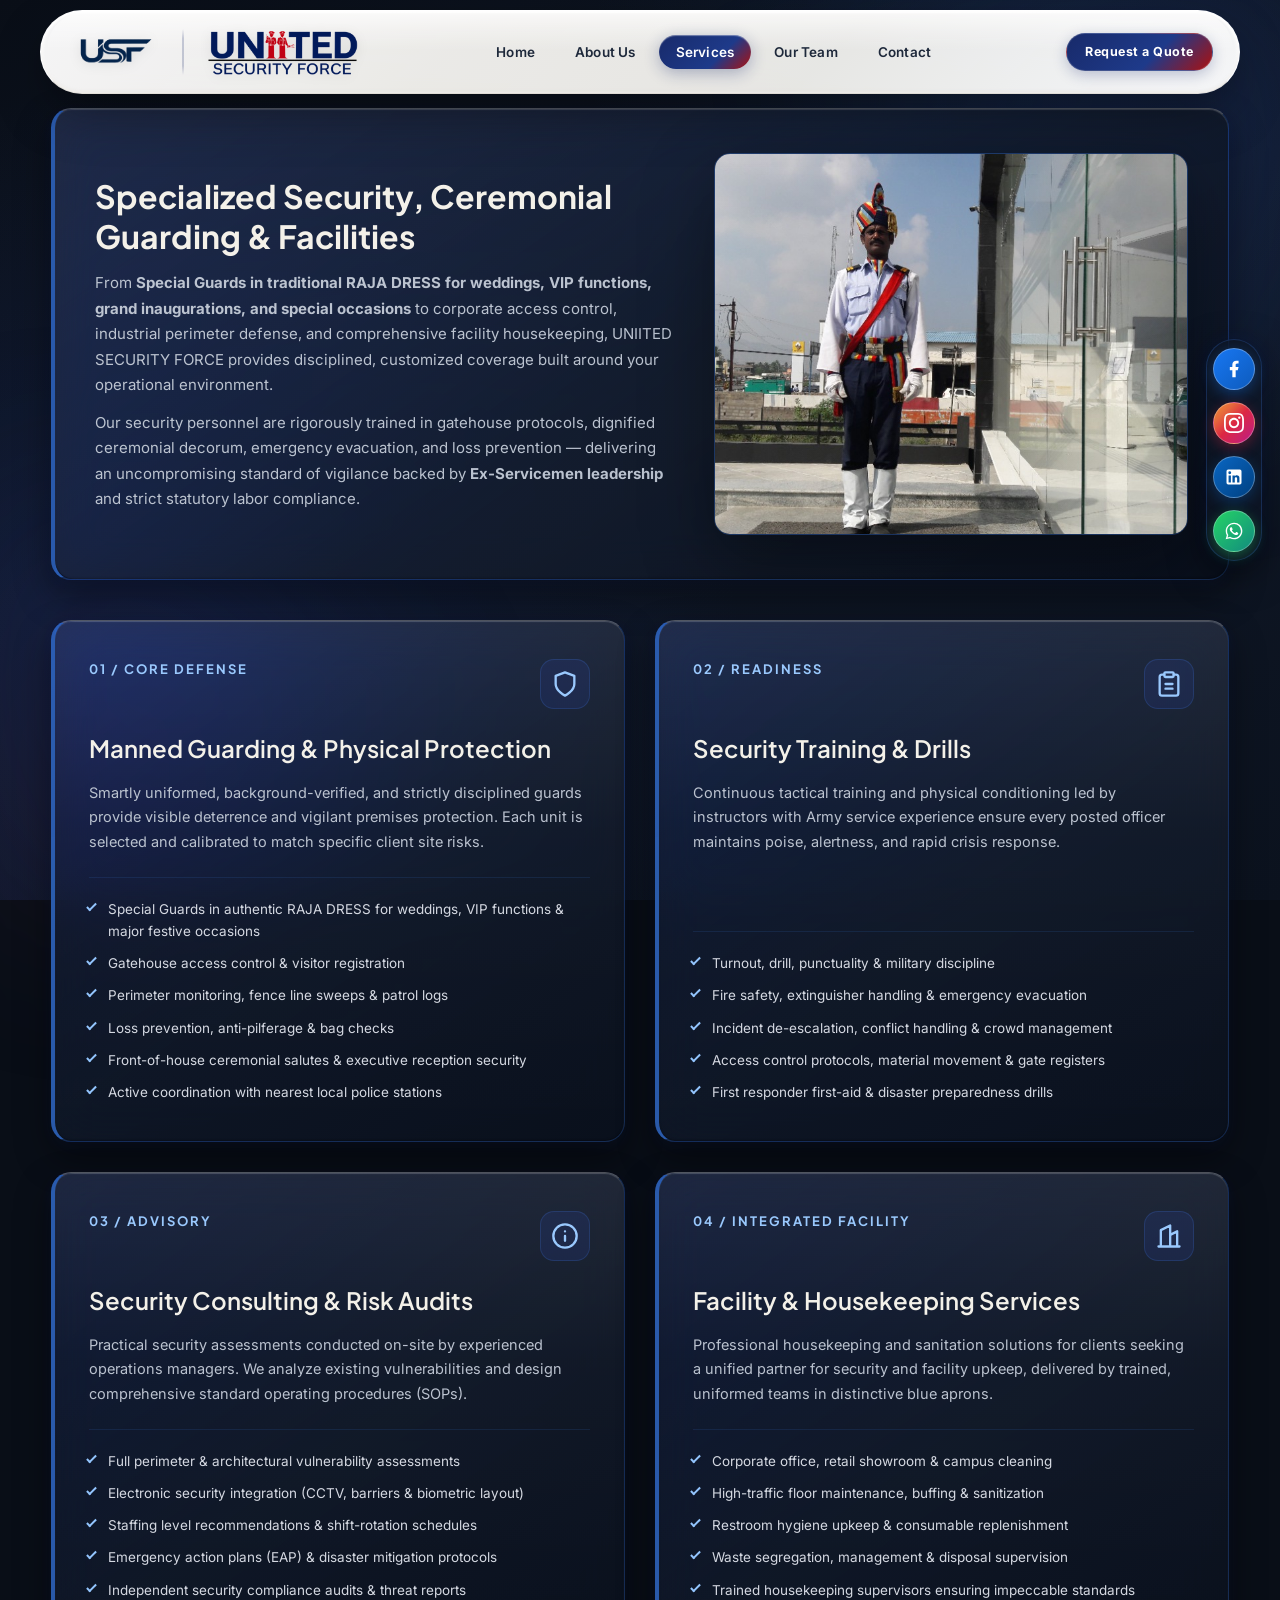
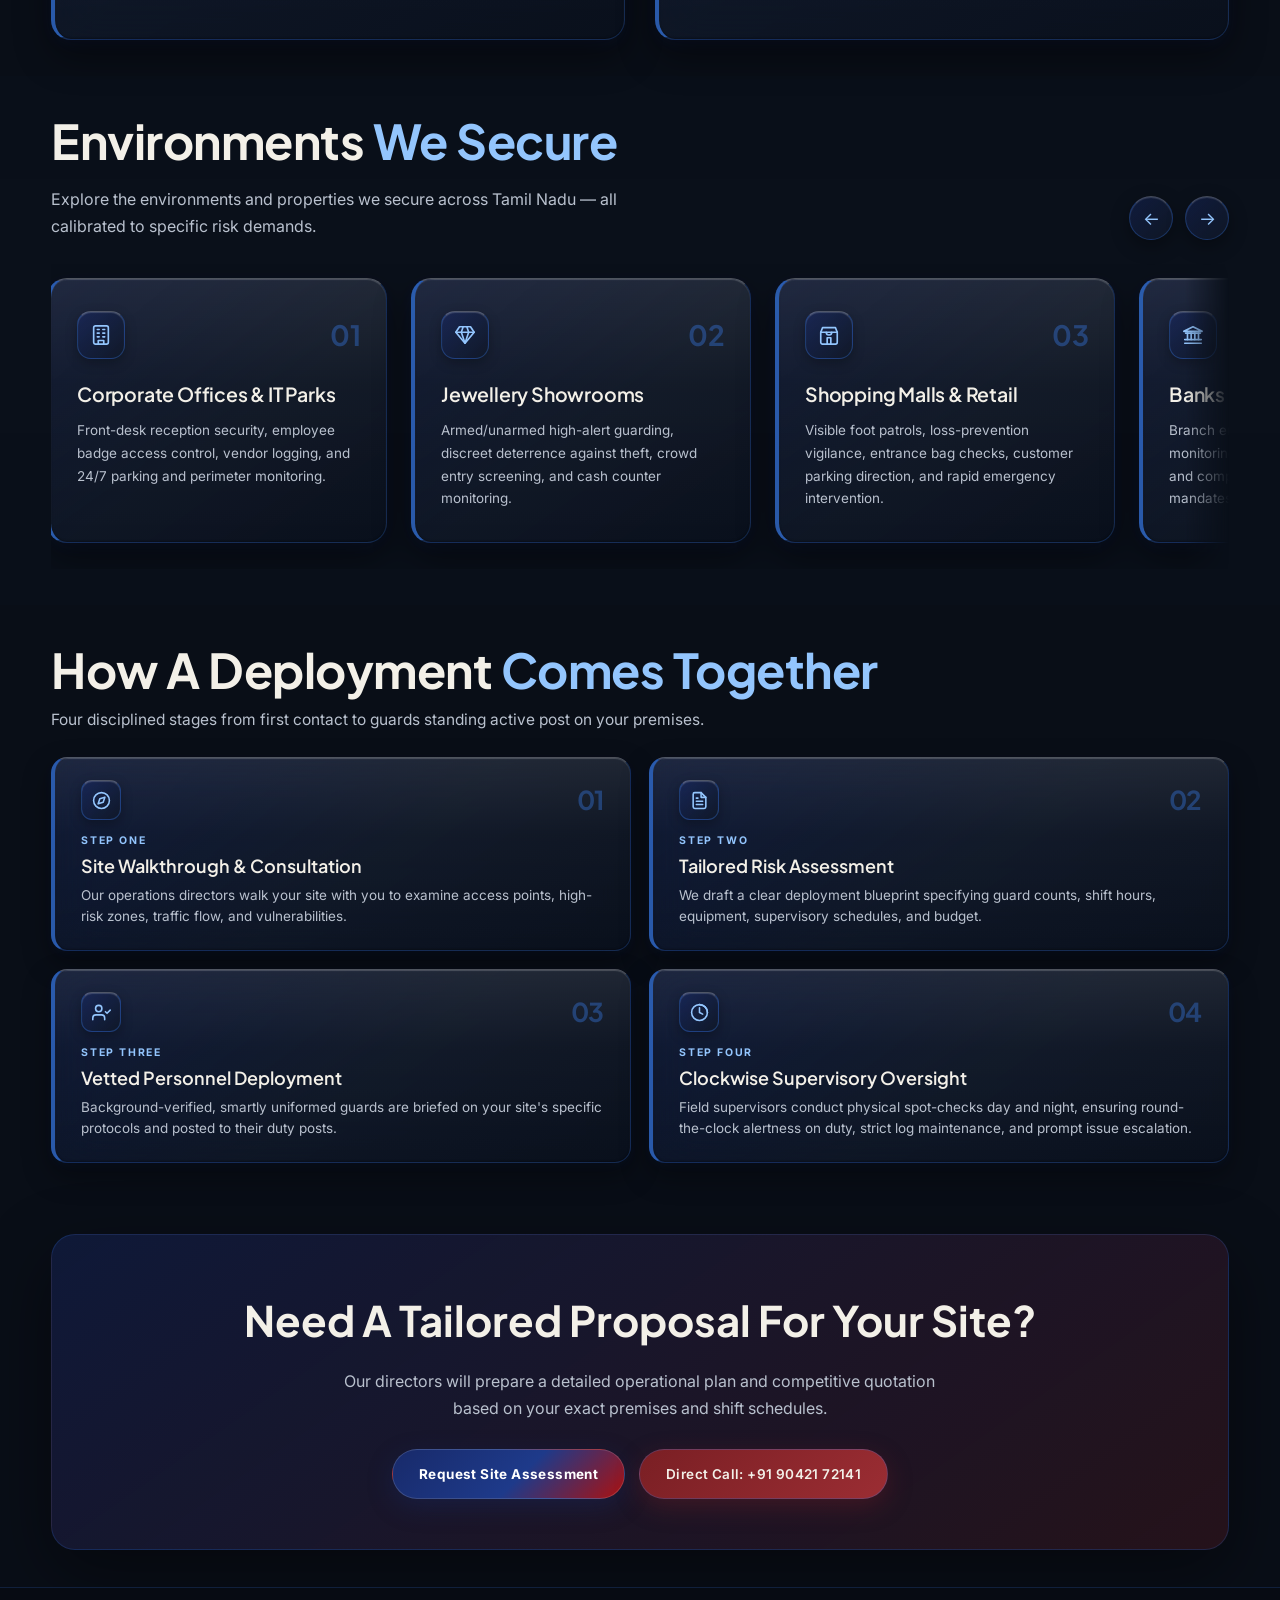
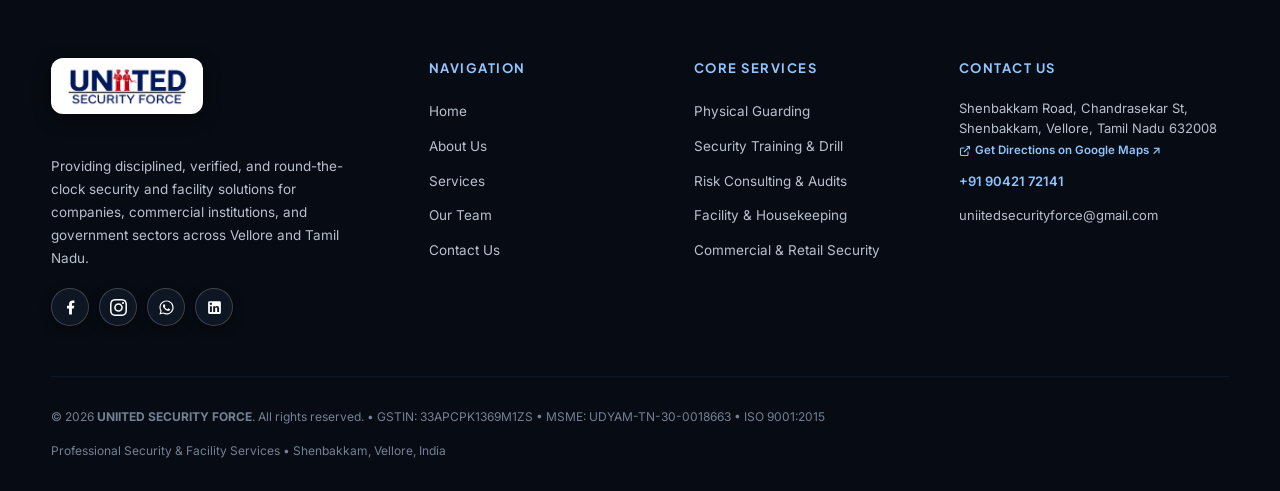
<file: services.html>
<!DOCTYPE html>
<html lang="en">
<head>
  <meta charset="UTF-8">
  <meta name="viewport" content="width=device-width, initial-scale=1.0">
  <title>Services | UNIITED SECURITY FORCE - Professional Security Services</title>
  <meta name="description" content="Explore guarding, security training, risk consulting, and housekeeping services by UNIITED SECURITY FORCE across corporate, retail, educational, and government sites.">
  <link rel="icon" type="image/png" href="assets/logo-secondary.png">
    <link rel="preconnect" href="https://fonts.googleapis.com">
  <link rel="preconnect" href="https://fonts.gstatic.com" crossorigin>
  <link rel="stylesheet" href="https://fonts.googleapis.com/css2?family=Inter:wght@400;500;600;700;800&family=Plus+Jakarta+Sans:wght@500;600;700;800&display=swap">
  <link rel="stylesheet" href="css/style.css?v=7.1">
</head>
<body>

  <!-- Ambient Glow Blobs -->
  <div class="bg-ambient-orb"></div>
  <div class="bg-ambient-orb-2"></div>

  <!-- Header Navigation -->
  <header class="site-header">
    <div class="nav-glass-bar">
      <a href="index.html" class="brand-link" aria-label="UNIITED SECURITY FORCE Home">
        <div class="brand-emblem">
          <img src="assets/usf-short-logo.png" alt="USF Crest" class="brand-logo-short">
        </div>
        <div class="brand-divider"></div>
        <img src="assets/uniited-security-force-logo.png" alt="UNIITED SECURITY FORCE" class="brand-logo-full">
      </a>

      <nav>
        <ul class="nav-menu">
          <li><a href="index.html" class="nav-link">Home</a></li>
          <li><a href="about.html" class="nav-link">About Us</a></li>
          <li><a href="services.html" class="nav-link active">Services</a></li>
          <li><a href="team.html" class="nav-link">Our Team</a></li>
          <li><a href="contact.html" class="nav-link">Contact</a></li>
        </ul>
      </nav>

      <div class="nav-actions">
        <a href="contact.html" class="btn-nav-cta">Request a Quote</a>
        <button class="nav-toggle-btn" aria-label="Toggle navigation menu" aria-expanded="false">
          <svg width="20" height="20" viewBox="0 0 24 24" fill="none" stroke="currentColor" stroke-width="2.2" stroke-linecap="round"><line x1="3" y1="6" x2="21" y2="6"/><line x1="3" y1="12" x2="21" y2="12"/><line x1="3" y1="18" x2="21" y2="18"/></svg>
        </button>
      </div>

      <!-- Mobile Dropdown Drawer -->
      <div class="mobile-nav-drawer">
        <a href="index.html" class="nav-link">Home</a>
        <a href="about.html" class="nav-link">About Us</a>
        <a href="services.html" class="nav-link active">Services</a>
        <a href="team.html" class="nav-link">Our Team</a>
        <a href="contact.html" class="nav-link">Contact</a>
        <a href="contact.html" class="btn-nav-cta">Request a Quote</a>
      </div>
    </div>
  </header>

  <main>
    <!-- 4 Core Services Detailed Grid -->
    <section class="content-section" style="padding-top: 108px;">
      <div class="container">
        <!-- Opening Featured Card: Specialized Security, Ceremonial Guarding & Facility Solutions -->
        <div class="glass-card about-story-card" style="margin-bottom: 40px;">
          <div class="about-story-grid">
            <div>
              <h2 style="font-family: 'Plus Jakarta Sans', var(--font-display); font-size: 32px; font-weight: 700; color: var(--ivory); margin-bottom: 14px; line-height: 1.25;">
                Specialized Security, <span>Ceremonial Guarding &amp; Facilities</span>
              </h2>
              <p style="color: var(--slate); font-size: 15px; line-height: 1.7; margin-bottom: 12px;">
                From <b>Special Guards in traditional RAJA DRESS for weddings, VIP functions, grand inaugurations, and special occasions</b> to corporate access control, industrial perimeter defense, and comprehensive facility housekeeping, UNIITED SECURITY FORCE provides disciplined, customized coverage built around your operational environment.
              </p>
              <p style="color: var(--slate); font-size: 15px; line-height: 1.7; margin-bottom: 0;">
                Our security personnel are rigorously trained in gatehouse protocols, dignified ceremonial decorum, emergency evacuation, and loss prevention — delivering an uncompromising standard of vigilance backed by <b>Ex-Servicemen leadership</b> and strict statutory labor compliance.
              </p>
            </div>
            <div style="border-radius: var(--radius-md); overflow: hidden; border: 1px solid rgba(59, 130, 246, 0.28); box-shadow: var(--glass-shadow);">
              <img src="assets/services-opening-guard.jpg" alt="UNIITED SECURITY FORCE special ceremonial guard in traditional Raja Dress on duty for VIP function and client grand entrance" style="width: 100%; height: 380px; object-fit: cover; object-position: center 20%;" loading="eager" fetchpriority="high">
            </div>
          </div>
        </div>
        
        <div class="services-full-grid">
          
          <!-- Service 01: Guarding -->
          <article class="glass-card service-card-detailed">
            <div class="service-head">
              <span class="service-num">01 / CORE DEFENSE</span>
              <div class="service-icon-circle"><svg width="28" height="28" viewBox="0 0 24 24" fill="none" stroke="currentColor" stroke-width="2" stroke-linecap="round" stroke-linejoin="round"><path d="M12 22s8-4 8-10V5l-8-3-8 3v7c0 6 8 10 8 10z"/></svg></div>
            </div>
            <h3>Manned Guarding &amp; Physical Protection</h3>
            <p>
              Smartly uniformed, background-verified, and strictly disciplined guards provide visible deterrence and vigilant premises protection. Each unit is selected and calibrated to match specific client site risks.
            </p>
            <ul class="service-checklist">
              <li>Special Guards in authentic RAJA DRESS for weddings, VIP functions &amp; major festive occasions</li>
              <li>Gatehouse access control &amp; visitor registration</li>
              <li>Perimeter monitoring, fence line sweeps &amp; patrol logs</li>
              <li>Loss prevention, anti-pilferage &amp; bag checks</li>
              <li>Front-of-house ceremonial salutes &amp; executive reception security</li>
              <li>Active coordination with nearest local police stations</li>
            </ul>
          </article>

          <!-- Service 02: Training -->
          <article class="glass-card service-card-detailed">
            <div class="service-head">
              <span class="service-num">02 / READINESS</span>
              <div class="service-icon-circle"><svg width="28" height="28" viewBox="0 0 24 24" fill="none" stroke="currentColor" stroke-width="2" stroke-linecap="round" stroke-linejoin="round"><path d="M16 4h2a2 2 0 0 1 2 2v14a2 2 0 0 1-2 2H6a2 2 0 0 1-2-2V6a2 2 0 0 1 2-2h2"/><rect x="8" y="2" width="8" height="4" rx="1" ry="1"/><path d="M9 12h6M9 16h6"/></svg></div>
            </div>
            <h3>Security Training &amp; Drills</h3>
            <p>
              Continuous tactical training and physical conditioning led by instructors with Army service experience ensure every posted officer maintains poise, alertness, and rapid crisis response.
            </p>
            <ul class="service-checklist">
              <li>Turnout, drill, punctuality &amp; military discipline</li>
              <li>Fire safety, extinguisher handling &amp; emergency evacuation</li>
              <li>Incident de-escalation, conflict handling &amp; crowd management</li>
              <li>Access control protocols, material movement &amp; gate registers</li>
              <li>First responder first-aid &amp; disaster preparedness drills</li>
            </ul>
          </article>

          <!-- Service 03: Consulting -->
          <article class="glass-card service-card-detailed">
            <div class="service-head">
              <span class="service-num">03 / ADVISORY</span>
              <div class="service-icon-circle"><svg width="28" height="28" viewBox="0 0 24 24" fill="none" stroke="currentColor" stroke-width="2" stroke-linecap="round" stroke-linejoin="round"><circle cx="12" cy="12" r="10"/><path d="M12 16v-4M12 8h.01"/></svg></div>
            </div>
            <h3>Security Consulting &amp; Risk Audits</h3>
            <p>
              Practical security assessments conducted on-site by experienced operations managers. We analyze existing vulnerabilities and design comprehensive standard operating procedures (SOPs).
            </p>
            <ul class="service-checklist">
              <li>Full perimeter &amp; architectural vulnerability assessments</li>
              <li>Electronic security integration (CCTV, barriers &amp; biometric layout)</li>
              <li>Staffing level recommendations &amp; shift-rotation schedules</li>
              <li>Emergency action plans (EAP) &amp; disaster mitigation protocols</li>
              <li>Independent security compliance audits &amp; threat reports</li>
            </ul>
          </article>

          <!-- Service 04: Housekeeping -->
          <article class="glass-card service-card-detailed">
            <div class="service-head">
              <span class="service-num">04 / INTEGRATED FACILITY</span>
              <div class="service-icon-circle"><svg width="28" height="28" viewBox="0 0 24 24" fill="none" stroke="currentColor" stroke-width="2" stroke-linecap="round" stroke-linejoin="round"><path d="M3 21h18M5 21V7l8-4v18M13 11l6-3v13"/></svg></div>
            </div>
            <h3>Facility &amp; Housekeeping Services</h3>
            <p>
              Professional housekeeping and sanitation solutions for clients seeking a unified partner for security and facility upkeep, delivered by trained, uniformed teams in distinctive blue aprons.
            </p>
            <ul class="service-checklist">
              <li>Corporate office, retail showroom &amp; campus cleaning</li>
              <li>High-traffic floor maintenance, buffing &amp; sanitization</li>
              <li>Restroom hygiene upkeep &amp; consumable replenishment</li>
              <li>Waste segregation, management &amp; disposal supervision</li>
              <li>Trained housekeeping supervisors ensuring impeccable standards</li>
            </ul>
          </article>

        </div>

      </div>
    </section>

    <!-- Sectors We Secure Section -->
    <!-- Sectors We Secure Section (Single Horizontal Scrolling Row) -->
    <section class="content-section" style="background: rgba(12, 18, 30, 0.45);">
      <div class="container">
        <div class="section-header-split">
          <div>
            <h2 class="section-title">Environments <span>We Secure</span></h2>
            <p class="section-desc">
              Explore the environments and properties we secure across Tamil Nadu — all calibrated to specific risk demands.
            </p>
          </div>
          <div class="horizontal-scroll-controls">
            <button class="scroll-arrow-btn scroll-left" aria-label="Scroll left">←</button>
            <button class="scroll-arrow-btn scroll-right" aria-label="Scroll right">→</button>
          </div>
        </div>

        <div class="horizontal-scroll-track-wrapper">
          <div class="horizontal-scroll-track" id="environmentsTrack">
            
            <div class="glass-card environment-card">
              <div class="env-card-header">
                <div class="env-icon-box" aria-hidden="true">
                  <svg width="22" height="22" viewBox="0 0 24 24" fill="none" stroke="currentColor" stroke-width="1.8" stroke-linecap="round" stroke-linejoin="round">
                    <rect x="4" y="2" width="16" height="20" rx="2" ry="2"/>
                    <path d="M9 22v-4h6v4"/>
                    <line x1="8" y1="6" x2="10" y2="6"/>
                    <line x1="14" y1="6" x2="16" y2="6"/>
                    <line x1="8" y1="10" x2="10" y2="10"/>
                    <line x1="14" y1="10" x2="16" y2="10"/>
                    <line x1="8" y1="14" x2="10" y2="14"/>
                    <line x1="14" y1="14" x2="16" y2="14"/>
                  </svg>
                </div>
                <span class="env-card-num">01</span>
              </div>
              <div class="env-card-body">
                <h3 class="env-card-title">Corporate Offices &amp; IT Parks</h3>
                <p class="env-card-desc">Front-desk reception security, employee badge access control, vendor logging, and 24/7 parking and perimeter monitoring.</p>
              </div>
            </div>

            <div class="glass-card environment-card">
              <div class="env-card-header">
                <div class="env-icon-box" aria-hidden="true">
                  <svg width="22" height="22" viewBox="0 0 24 24" fill="none" stroke="currentColor" stroke-width="1.8" stroke-linecap="round" stroke-linejoin="round">
                    <path d="M6 3h12l4 6-10 12L2 9z"/>
                    <path d="M2 9h20"/>
                    <path d="M10 3l-2 6 4 12 4-12-2-6"/>
                  </svg>
                </div>
                <span class="env-card-num">02</span>
              </div>
              <div class="env-card-body">
                <h3 class="env-card-title">Jewellery Showrooms</h3>
                <p class="env-card-desc">Armed/unarmed high-alert guarding, discreet deterrence against theft, crowd entry screening, and cash counter monitoring.</p>
              </div>
            </div>

            <div class="glass-card environment-card">
              <div class="env-card-header">
                <div class="env-icon-box" aria-hidden="true">
                  <svg width="22" height="22" viewBox="0 0 24 24" fill="none" stroke="currentColor" stroke-width="1.8" stroke-linecap="round" stroke-linejoin="round">
                    <path d="M3 9l2-5h14l2 5"/>
                    <path d="M21 9v11a2 2 0 0 1-2 2H5a2 2 0 0 1-2-2V9"/>
                    <path d="M10 22v-7h4v7"/>
                    <line x1="3" y1="9" x2="21" y2="9"/>
                    <path d="M9 9a3 3 0 0 0 6 0"/>
                  </svg>
                </div>
                <span class="env-card-num">03</span>
              </div>
              <div class="env-card-body">
                <h3 class="env-card-title">Shopping Malls &amp; Retail</h3>
                <p class="env-card-desc">Visible foot patrols, loss-prevention vigilance, entrance bag checks, customer parking direction, and rapid emergency intervention.</p>
              </div>
            </div>

            <div class="glass-card environment-card">
              <div class="env-card-header">
                <div class="env-icon-box" aria-hidden="true">
                  <svg width="22" height="22" viewBox="0 0 24 24" fill="none" stroke="currentColor" stroke-width="1.8" stroke-linecap="round" stroke-linejoin="round">
                    <line x1="3" y1="21" x2="21" y2="21"/>
                    <line x1="4" y1="10" x2="20" y2="10"/>
                    <path d="M12 3L2 8h20L12 3z"/>
                    <line x1="6" y1="10" x2="6" y2="17"/>
                    <line x1="10" y1="10" x2="10" y2="17"/>
                    <line x1="14" y1="10" x2="14" y2="17"/>
                    <line x1="18" y1="10" x2="18" y2="17"/>
                    <line x1="3" y1="17" x2="21" y2="17"/>
                  </svg>
                </div>
                <span class="env-card-num">04</span>
              </div>
              <div class="env-card-body">
                <h3 class="env-card-title">Banks &amp; Financial Centers</h3>
                <p class="env-card-desc">Branch entrance vigilance, ATM lobby monitoring, cash transfer safety assistance, and compliance with institutional safety mandates.</p>
              </div>
            </div>

            <div class="glass-card environment-card">
              <div class="env-card-header">
                <div class="env-icon-box" aria-hidden="true">
                  <svg width="22" height="22" viewBox="0 0 24 24" fill="none" stroke="currentColor" stroke-width="1.8" stroke-linecap="round" stroke-linejoin="round">
                    <path d="M2 22h20"/>
                    <path d="M5 22V3l15 3"/>
                    <path d="M5 7l15 3"/>
                    <path d="M17 9v6a2 2 0 0 1-2 2"/>
                    <rect x="9" y="16" width="3" height="6"/>
                  </svg>
                </div>
                <span class="env-card-num">05</span>
              </div>
              <div class="env-card-body">
                <h3 class="env-card-title">Industrial &amp; Construction</h3>
                <p class="env-card-desc">Material inward/outward gate registers, theft deterrence for raw materials and tools, worker sign-in, and night perimeter watch.</p>
              </div>
            </div>

            <div class="glass-card environment-card">
              <div class="env-card-header">
                <div class="env-icon-box" aria-hidden="true">
                  <svg width="22" height="22" viewBox="0 0 24 24" fill="none" stroke="currentColor" stroke-width="1.8" stroke-linecap="round" stroke-linejoin="round">
                    <path d="M22 10v6M2 10l10-5 10 5-10 5z"/>
                    <path d="M6 12v5c0 3 6 3 6 0v-5"/>
                  </svg>
                </div>
                <span class="env-card-num">06</span>
              </div>
              <div class="env-card-body">
                <h3 class="env-card-title">Educational Institutions</h3>
                <p class="env-card-desc">Campus gate security, student entry verification, visitor screening, vehicle speed management, and peaceful campus order.</p>
              </div>
            </div>

            <div class="glass-card environment-card">
              <div class="env-card-header">
                <div class="env-icon-box" aria-hidden="true">
                  <svg width="22" height="22" viewBox="0 0 24 24" fill="none" stroke="currentColor" stroke-width="1.8" stroke-linecap="round" stroke-linejoin="round">
                    <path d="M3 21h18"/>
                    <path d="M4 18h16"/>
                    <path d="M6 10v8"/>
                    <path d="M10 10v8"/>
                    <path d="M14 10v8"/>
                    <path d="M18 10v8"/>
                    <path d="M12 2L2 7h20L12 2z"/>
                  </svg>
                </div>
                <span class="env-card-num">07</span>
              </div>
              <div class="env-card-body">
                <h3 class="env-card-title">Government &amp; Public Sector</h3>
                <p class="env-card-desc">Vetted personnel cleared for restricted government premises, official document access logs, and strict perimeter vigilance.</p>
              </div>
            </div>

            <div class="glass-card environment-card">
              <div class="env-card-header">
                <div class="env-icon-box" aria-hidden="true">
                  <svg width="22" height="22" viewBox="0 0 24 24" fill="none" stroke="currentColor" stroke-width="1.8" stroke-linecap="round" stroke-linejoin="round">
                    <rect x="3" y="4" width="18" height="18" rx="2" ry="2"/>
                    <line x1="16" y1="2" x2="16" y2="6"/>
                    <line x1="8" y1="2" x2="8" y2="6"/>
                    <line x1="3" y1="10" x2="21" y2="10"/>
                    <polygon points="12 13 13.2 15.5 16 15.9 14 17.8 14.5 20.5 12 19.2 9.5 20.5 10 17.8 8 15.9 10.8 15.5 12 13" fill="none"/>
                  </svg>
                </div>
                <span class="env-card-num">08</span>
              </div>
              <div class="env-card-body">
                <h3 class="env-card-title">Special Events &amp; VIP Gatherings</h3>
                <p class="env-card-desc">Temporary rapid-deployment units for high-footfall conventions, ceremonial events, crowd channeling, and VIP escorting.</p>
              </div>
            </div>

          </div>
        </div>

      </div>
    </section>

    <!-- Deployment Process -->
    <section class="content-section">
      <div class="container">
        <div class="section-header-block">
          <h2 class="section-title">How A Deployment <span>Comes Together</span></h2>
          <p class="section-desc">
            Four disciplined stages from first contact to guards standing active post on your premises.
          </p>
        </div>

        <div class="vp-grid">
          <!-- Step 01 -->
          <article class="glass-card vp-card">
            <div class="vp-card-header">
              <div class="vp-icon-badge" aria-label="Walkthrough Icon">
                <svg width="22" height="22" viewBox="0 0 24 24" fill="none" stroke="currentColor" stroke-width="2" stroke-linecap="round" stroke-linejoin="round"><circle cx="12" cy="12" r="10"/><polygon points="16.24 7.76 14.12 14.12 7.76 16.24 9.88 9.88 16.24 7.76"/></svg>
              </div>
              <div class="vp-num">01</div>
            </div>
            <div class="vp-card-body">
              <div class="vp-label">STEP ONE</div>
              <h3>Site Walkthrough &amp; Consultation</h3>
              <p>Our operations directors walk your site with you to examine access points, high-risk zones, traffic flow, and vulnerabilities.</p>
            </div>
          </article>

          <!-- Step 02 -->
          <article class="glass-card vp-card">
            <div class="vp-card-header">
              <div class="vp-icon-badge" aria-label="Risk Assessment Icon">
                <svg width="22" height="22" viewBox="0 0 24 24" fill="none" stroke="currentColor" stroke-width="2" stroke-linecap="round" stroke-linejoin="round"><path d="M14 2H6a2 2 0 0 0-2 2v16a2 2 0 0 0 2 2h12a2 2 0 0 0 2-2V8z"/><polyline points="14 2 14 8 20 8"/><line x1="16" y1="13" x2="8" y2="13"/><line x1="16" y1="17" x2="8" y2="17"/><polyline points="10 9 9 9 8 9"/></svg>
              </div>
              <div class="vp-num">02</div>
            </div>
            <div class="vp-card-body">
              <div class="vp-label">STEP TWO</div>
              <h3>Tailored Risk Assessment</h3>
              <p>We draft a clear deployment blueprint specifying guard counts, shift hours, equipment, supervisory schedules, and budget.</p>
            </div>
          </article>

          <!-- Step 03 -->
          <article class="glass-card vp-card">
            <div class="vp-card-header">
              <div class="vp-icon-badge" aria-label="Personnel Deployment Icon">
                <svg width="22" height="22" viewBox="0 0 24 24" fill="none" stroke="currentColor" stroke-width="2" stroke-linecap="round" stroke-linejoin="round"><path d="M16 21v-2a4 4 0 0 0-4-4H5a4 4 0 0 0-4 4v2"/><circle cx="8.5" cy="7" r="4"/><polyline points="17 11 19 13 23 9"/></svg>
              </div>
              <div class="vp-num">03</div>
            </div>
            <div class="vp-card-body">
              <div class="vp-label">STEP THREE</div>
              <h3>Vetted Personnel Deployment</h3>
              <p>Background-verified, smartly uniformed guards are briefed on your site's specific protocols and posted to their duty posts.</p>
            </div>
          </article>

          <!-- Step 04 -->
          <article class="glass-card vp-card">
            <div class="vp-card-header">
              <div class="vp-icon-badge" aria-label="Supervisory Oversight Icon">
                <svg width="22" height="22" viewBox="0 0 24 24" fill="none" stroke="currentColor" stroke-width="2" stroke-linecap="round" stroke-linejoin="round"><circle cx="12" cy="12" r="10"/><polyline points="12 6 12 12 16 14"/><path d="M22 12A10 10 0 0 0 12 2"/></svg>
              </div>
              <div class="vp-num">04</div>
            </div>
            <div class="vp-card-body">
              <div class="vp-label">STEP FOUR</div>
              <h3>Clockwise Supervisory Oversight</h3>
              <p>Field supervisors conduct physical spot-checks day and night, ensuring round-the-clock alertness on duty, strict log maintenance, and prompt issue escalation.</p>
            </div>
          </article>
        </div>

      </div>
    </section>

    <!-- CTA Banner -->
    <section class="cta-banner">
      <div class="container">
        <div class="cta-box">
          <h3>Need A Tailored Proposal For Your Site?</h3>
          <p>
            Our directors will prepare a detailed operational plan and competitive quotation based on your exact premises and shift schedules.
          </p>
          <div style="display: flex; gap: 14px; flex-wrap: wrap; justify-content: center;">
            <a href="contact.html" class="btn btn-primary">Request Site Assessment</a>
            <a href="tel:9042172141" class="btn btn-burgundy">Direct Call: +91 90421 72141</a>
          </div>
        </div>
      </div>
    </section>
  </main>

  <!-- Global Footer -->
  <footer class="site-footer">
    <div class="container">
      <div class="footer-top">
        
        <div class="footer-brand">
          <a href="index.html" class="footer-brand-link" aria-label="UNIITED SECURITY FORCE Home">
            <img src="assets/uniited-security-force-logo.png" alt="UNIITED SECURITY FORCE" class="footer-logo-img" loading="lazy" decoding="async">
          </a>
          <p>
            Providing disciplined, verified, and round-the-clock security and facility solutions for companies, commercial institutions, and government sectors across Vellore and Tamil Nadu.
          </p>
          <div class="footer-social-logos">
            <a href="https://www.facebook.com/profile.php?id=61594315319213" target="_blank" rel="noopener noreferrer" class="footer-social-btn fb-btn" aria-label="Follow USF on Facebook" title="Facebook">
              <svg width="18" height="18" viewBox="0 0 24 24" fill="currentColor"><path d="M14 13.5h2.5l1-4H14v-2c0-1.03 0-2 2-2h1.5V2.14c-.326-.043-1.52-.14-2.71-.14-2.72 0-4.79 1.66-4.79 4.9v2.6H7v4h3V22h4v-8.5z"/></svg>
            </a>
            <a href="https://www.instagram.com/uniitedsecurityforce.co/" target="_blank" rel="noopener noreferrer" class="footer-social-btn ig-btn" aria-label="Follow USF on Instagram" title="Instagram">
              <svg width="18" height="18" viewBox="0 0 24 24" fill="currentColor"><path d="M12 2.163c3.204 0 3.584.012 4.85.07 3.252.148 4.771 1.691 4.919 4.919.058 1.265.069 1.645.069 4.849 0 3.205-.012 3.584-.069 4.849-.149 3.225-1.664 4.771-4.919 4.919-1.266.058-1.644.07-4.85.07-3.204 0-3.584-.012-4.849-.07-3.26-.149-4.771-1.699-4.919-4.92-.058-1.265-.07-1.644-.07-4.849 0-3.204.013-3.583.07-4.849.149-3.227 1.664-4.771 4.919-4.919 1.266-.057 1.645-.069 4.849-.069zm0-2.163c-3.259 0-3.667.014-4.947.072-4.358.2-6.78 2.618-6.98 6.98-.059 1.281-.073 1.689-.073 4.948 0 3.259.014 3.668.072 4.948.2 4.358 2.618 6.78 6.98 6.98 1.281.058 1.689.072 4.948.072 3.259 0 3.668-.014 4.948-.072 4.354-.2 6.782-2.618 6.979-6.98.059-1.28.073-1.689.073-4.948 0-3.259-.014-3.667-.072-4.947-.196-4.354-2.617-6.78-6.979-6.98-1.281-.059-1.69-.073-4.949-.073zm0 5.838c-3.403 0-6.162 2.759-6.162 6.162s2.759 6.163 6.162 6.163 6.162-2.759 6.162-6.163c0-3.403-2.759-6.162-6.162-6.162zm0 10.162c-2.209 0-4-1.79-4-4 0-2.209 1.791-4 4-4s4 1.791 4 4c0 2.21-1.791 4-4 4zm6.406-11.845c-.796 0-1.441.645-1.441 1.44s.645 1.44 1.441 1.44c.795 0 1.439-.645 1.439-1.44s-.644-1.44-1.439-1.44z"/></svg>
            </a>
            <a href="https://api.whatsapp.com/send?phone=919042172141&text=Hello%20UNIITED%20SECURITY%20FORCE%2C%20I%20would%20like%20to%20inquire%20about%20your%20security%20services." target="_blank" rel="noopener noreferrer" class="footer-social-btn wa-btn" aria-label="Chat with USF on WhatsApp" title="WhatsApp">
              <svg width="18" height="18" viewBox="0 0 24 24" fill="currentColor"><path d="M12.031 2c-5.508 0-9.988 4.477-9.99 9.986 0 1.762.46 3.483 1.334 5.001L2 22l5.176-1.357c1.464.798 3.116 1.22 4.851 1.22h.004c5.507 0 9.986-4.478 9.988-9.987 0-2.669-1.039-5.178-2.926-7.065A9.92 9.92 0 0 0 12.031 2zm0 18.293h-.003a8.31 8.31 0 0 1-4.237-1.161l-.304-.18-3.148.825.84-3.069-.198-.315a8.28 8.28 0 0 1-1.272-4.407c.002-4.577 3.729-8.303 8.312-8.303 2.218 0 4.303.864 5.871 2.433a8.26 8.26 0 0 1 2.43 5.867c-.002 4.579-3.729 8.307-8.311 8.307zm4.555-6.222c-.25-.125-1.477-.729-1.706-.812-.229-.083-.396-.125-.562.125-.166.25-.646.812-.792.979-.146.166-.292.187-.542.062-.25-.125-1.055-.389-2.01-1.24a7.487 7.487 0 0 1-1.391-1.729c-.146-.25-.016-.385.109-.51.112-.112.25-.292.375-.438.125-.146.166-.25.25-.417.083-.166.042-.312-.021-.437-.062-.125-.562-1.354-.771-1.854-.203-.487-.41-.421-.562-.429h-.479c-.166 0-.437.062-.666.312-.229.25-.875.854-.875 2.083s.896 2.417 1.021 2.583c.125.166 1.764 2.695 4.274 3.778.597.258 1.064.412 1.428.528.6.191 1.146.164 1.578.1.481-.072 1.477-.604 1.686-1.187.208-.583.208-1.083.146-1.187-.062-.104-.229-.167-.479-.292z"/></svg>
            </a>
            <a href="https://www.linkedin.com/in/uniitedsecurityforce-397538439" target="_blank" rel="noopener noreferrer" class="footer-social-btn in-btn" aria-label="Follow USF on LinkedIn" title="LinkedIn">
              <svg width="18" height="18" viewBox="0 0 24 24" fill="currentColor"><path d="M19 3a2 2 0 0 1 2 2v14a2 2 0 0 1-2 2H5a2 2 0 0 1-2-2V5a2 2 0 0 1 2-2h14m-.5 15.5v-5.3a3.26 3.26 0 0 0-3.26-3.26c-.85 0-1.84.52-2.28 1.3v-1.11h-2.79v8.37h2.79v-4.93c0-.77.62-1.4 1.39-1.4a1.4 1.4 0 0 1 1.4 1.4v4.93h2.75M6.88 8.56a1.68 1.68 0 0 0 1.68-1.68c0-.93-.75-1.69-1.68-1.69a1.69 1.69 0 0 0-1.69 1.69c0 .93.76 1.68 1.69 1.68m1.39 9.94v-8.37H5.5v8.37h2.77z"/></svg>
            </a>
          </div>
        </div>

        <div class="footer-col">
          <h5>Navigation</h5>
          <ul class="footer-links">
            <li><a href="index.html">Home</a></li>
            <li><a href="about.html">About Us</a></li>
            <li><a href="services.html">Services</a></li>
            <li><a href="team.html">Our Team</a></li>
            <li><a href="contact.html">Contact Us</a></li>
          </ul>
        </div>

        <div class="footer-col">
          <h5>Core Services</h5>
          <ul class="footer-links">
            <li><a href="services.html">Physical Guarding</a></li>
            <li><a href="services.html">Security Training &amp; Drill</a></li>
            <li><a href="services.html">Risk Consulting &amp; Audits</a></li>
            <li><a href="services.html">Facility &amp; Housekeeping</a></li>
            <li><a href="services.html">Commercial &amp; Retail Security</a></li>
          </ul>
        </div>

        <!-- Col 4: Verified Contact -->
        <div class="footer-col">
          <h5>Contact Us</h5>
          <ul class="footer-contact-list">
            <li>
              <a href="https://maps.app.goo.gl/tra2oqmdTHn8BUv4A" target="_blank" rel="noopener noreferrer" style="color: var(--slate); text-decoration: none; display: block; line-height: 1.5;">
                Shenbakkam Road, Chandrasekar St,<br>
                Shenbakkam, Vellore, Tamil Nadu 632008
                <span style="display: flex; align-items: center; gap: 4px; color: var(--accent-blue-light); font-size: 11.5px; font-weight: 600; margin-top: 4px;">
                  <svg width="12" height="12" viewBox="0 0 24 24" fill="none" stroke="currentColor" stroke-width="2.2"><path d="M18 13v6a2 2 0 0 1-2 2H5a2 2 0 0 1-2-2V8a2 2 0 0 1 2-2h6"/><polyline points="15 3 21 3 21 9"/><line x1="10" y1="14" x2="21" y2="3"/></svg>
                  Get Directions on Google Maps ↗
                </span>
              </a>
            </li>
            <li>
              <a href="tel:9042172141" style="color: var(--accent-blue-light); font-weight: 600;">+91 90421 72141</a>
            </li>
            <li>
              <a href="mailto:uniitedsecurityforce@gmail.com" style="color: var(--slate);">uniitedsecurityforce@gmail.com</a>
            </li>
          </ul>
        </div>

      </div>

      <div class="footer-bottom">
        <div>
          © 2026 <strong>UNIITED SECURITY FORCE</strong>. All rights reserved. • GSTIN: 33APCPK1369M1ZS • MSME: UDYAM-TN-30-0018663 • ISO 9001:2015
        </div>
        <div>
          Professional Security &amp; Facility Services • Shenbakkam, Vellore, India
        </div>
      </div>
    </div>
  </footer>

  <!-- Floating Social & WhatsApp Quick Connect -->
  <aside class="floating-contact-stack" aria-label="Social and Quick Contact">
    <!-- Facebook -->
    <a href="https://www.facebook.com/profile.php?id=61594315319213" class="social-float-btn facebook-float-btn" target="_blank" rel="noopener noreferrer" aria-label="Follow UNIITED SECURITY FORCE on Facebook" title="Follow USF on Facebook">
      <svg width="20" height="20" viewBox="0 0 24 24" fill="currentColor" aria-hidden="true">
        <path d="M14 13.5h2.5l1-4H14v-2c0-1.03 0-2 2-2h1.5V2.14c-.326-.043-1.52-.14-2.71-.14-2.72 0-4.79 1.66-4.79 4.9v2.6H7v4h3V22h4v-8.5z"/>
      </svg>
      <span>Follow on Facebook</span>
    </a>

    <!-- Instagram -->
    <a href="https://www.instagram.com/uniitedsecurityforce.co/" class="social-float-btn instagram-float-btn" target="_blank" rel="noopener noreferrer" aria-label="Follow UNIITED SECURITY FORCE on Instagram" title="Follow USF on Instagram">
      <svg width="20" height="20" viewBox="0 0 24 24" fill="currentColor" aria-hidden="true">
        <path d="M12 2.163c3.204 0 3.584.012 4.85.07 3.252.148 4.771 1.691 4.919 4.919.058 1.265.069 1.645.069 4.849 0 3.205-.012 3.584-.069 4.849-.149 3.225-1.664 4.771-4.919 4.919-1.266.058-1.644.07-4.85.07-3.204 0-3.584-.012-4.849-.07-3.26-.149-4.771-1.699-4.919-4.92-.058-1.265-.07-1.644-.07-4.849 0-3.204.013-3.583.07-4.849.149-3.227 1.664-4.771 4.919-4.919 1.266-.057 1.645-.069 4.849-.069zm0-2.163c-3.259 0-3.667.014-4.947.072-4.358.2-6.78 2.618-6.98 6.98-.059 1.281-.073 1.689-.073 4.948 0 3.259.014 3.668.072 4.948.2 4.358 2.618 6.78 6.98 6.98 1.281.058 1.689.072 4.948.072 3.259 0 3.668-.014 4.948-.072 4.354-.2 6.782-2.618 6.979-6.98.059-1.28.073-1.689.073-4.948 0-3.259-.014-3.667-.072-4.947-.196-4.354-2.617-6.78-6.979-6.98-1.281-.059-1.69-.073-4.949-.073zm0 5.838c-3.403 0-6.162 2.759-6.162 6.162s2.759 6.163 6.162 6.163 6.162-2.759 6.162-6.163c0-3.403-2.759-6.162-6.162-6.162zm0 10.162c-2.209 0-4-1.79-4-4 0-2.209 1.791-4 4-4s4 1.791 4 4c0 2.21-1.791 4-4 4zm6.406-11.845c-.796 0-1.441.645-1.441 1.44s.645 1.44 1.441 1.44c.795 0 1.439-.645 1.439-1.44s-.644-1.44-1.439-1.44z"/>
      </svg>
      <span>Follow on Instagram</span>
    </a>
    <!-- LinkedIn -->
    <a href="https://www.linkedin.com/in/uniitedsecurityforce-397538439" class="social-float-btn linkedin-float-btn" target="_blank" rel="noopener noreferrer" aria-label="Follow UNIITED SECURITY FORCE on LinkedIn" title="Follow USF on LinkedIn">
      <svg width="20" height="20" viewBox="0 0 24 24" fill="currentColor" aria-hidden="true">
        <path d="M19 3a2 2 0 0 1 2 2v14a2 2 0 0 1-2 2H5a2 2 0 0 1-2-2V5a2 2 0 0 1 2-2h14m-.5 15.5v-5.3a3.26 3.26 0 0 0-3.26-3.26c-.85 0-1.84.52-2.28 1.3v-1.11h-2.79v8.37h2.79v-4.93c0-.77.62-1.4 1.39-1.4a1.4 1.4 0 0 1 1.4 1.4v4.93h2.75M6.88 8.56a1.68 1.68 0 0 0 1.68-1.68c0-.93-.75-1.69-1.68-1.69a1.69 1.69 0 0 0-1.69 1.69c0 .93.76 1.68 1.69 1.68m1.39 9.94v-8.37H5.5v8.37h2.77z"/>
      </svg>
      <span>Follow on LinkedIn</span>
    </a>



    <!-- WhatsApp -->
    <a href="https://api.whatsapp.com/send?phone=919042172141&text=Hello%20UNIITED%20SECURITY%20FORCE%2C%20I%20would%20like%20to%20inquire%20about%20your%20security%20services." class="whatsapp-float-btn" target="_blank" rel="noopener noreferrer" aria-label="Chat with USF Operations on WhatsApp" title="Chat on WhatsApp">
      <svg width="20" height="20" viewBox="0 0 24 24" fill="currentColor" aria-hidden="true">
        <path d="M12.031 2c-5.508 0-9.988 4.477-9.99 9.986 0 1.762.46 3.483 1.334 5.001L2 22l5.176-1.357c1.464.798 3.116 1.22 4.851 1.22h.004c5.507 0 9.986-4.478 9.988-9.987 0-2.669-1.039-5.178-2.926-7.065A9.92 9.92 0 0 0 12.031 2zm0 18.293h-.003a8.31 8.31 0 0 1-4.237-1.161l-.304-.18-3.148.825.84-3.069-.198-.315a8.28 8.28 0 0 1-1.272-4.407c.002-4.577 3.729-8.303 8.312-8.303 2.218 0 4.303.864 5.871 2.433a8.26 8.26 0 0 1 2.43 5.867c-.002 4.579-3.729 8.307-8.311 8.307zm4.555-6.222c-.25-.125-1.477-.729-1.706-.812-.229-.083-.396-.125-.562.125-.166.25-.646.812-.792.979-.146.166-.292.187-.542.062-.25-.125-1.055-.389-2.01-1.24a7.487 7.487 0 0 1-1.391-1.729c-.146-.25-.016-.385.109-.51.112-.112.25-.292.375-.438.125-.146.166-.25.25-.417.083-.166.042-.312-.021-.437-.062-.125-.562-1.354-.771-1.854-.203-.487-.41-.421-.562-.429h-.479c-.166 0-.437.062-.666.312-.229.25-.875.854-.875 2.083s.896 2.417 1.021 2.583c.125.166 1.764 2.695 4.274 3.778.597.258 1.064.412 1.428.528.6.191 1.146.164 1.578.1.481-.072 1.477-.604 1.686-1.187.208-.583.208-1.083.146-1.187-.062-.104-.229-.167-.479-.292z"/>
      </svg>
      <span>Chat on WhatsApp</span>
    </a>
  </aside>

  <script src="js/script.js?v=7.1" defer></script>
</body>
</html>
</file>
<file: css/style.css>
/* ============================================================
   UNIITED SECURITY FORCE - Official Design System
   Aesthetic: Obsidian, Deep Navy & Refined USF Red with White Glassmorphism
   Strictly: UNIITED SECURITY FORCE (Double 'II')
   Version: 7.1 (Mobile Hero Redesign & Dedicated Field Operations Card)
   ============================================================ */
:root {
  /* Color Palette */
  --bg-obsidian: #101827;
  --bg-obsidian-deep: #090E17;
  --bg-surface: #131D2E;
  --navy-deep: #182A6A;
  --navy-glow: rgba(24, 42, 106, 0.45);
  
  --usf-red: #AB1110;
  --usf-red-light: #C92A2A;
  --usf-red-subtle: rgba(171, 17, 16, 0.12);
  --usf-red-glow: rgba(171, 17, 16, 0.35);

  --accent-blue: #3B82F6;
  --accent-blue-light: #93C5FD;
  --accent-blue-ice: #E0E7FF;
  --border-subtle: rgba(59, 130, 246, 0.18);
  --border-subtle-hover: rgba(59, 130, 246, 0.45);

  --gradient-usf: linear-gradient(135deg, #182A6A 0%, #1E3A8A 55%, #AB1110 100%);
  --gradient-usf-subtle: linear-gradient(135deg, rgba(24, 42, 106, 0.35) 0%, rgba(171, 17, 16, 0.18) 100%);
  --gradient-accent: linear-gradient(135deg, #3B82F6 0%, #182A6A 100%);
  --gradient-red-accent: linear-gradient(135deg, #AB1110 0%, #C92A2A 100%);

  --burgundy: #7A1F24;
  --burgundy-light: #9B2D33;
  --burgundy-glow: rgba(122, 31, 36, 0.28);
  
  --ivory: #F3F0E8;
  --ivory-muted: #D5D9E2;
  --slate: #B9C1CE;
  --slate-dark: #748094;
  
  /* Glassmorphism */
  --glass-bg: rgba(16, 24, 39, 0.72);
  --glass-card-bg: linear-gradient(145deg, rgba(24, 42, 106, 0.22) 0%, rgba(16, 24, 39, 0.75) 100%);
  --glass-card-hover: linear-gradient(145deg, rgba(24, 42, 106, 0.35) 0%, rgba(16, 24, 39, 0.85) 100%);
  --glass-shadow: 0 24px 70px rgba(0, 0, 0, 0.42);
  --glass-shadow-lg: 0 32px 90px rgba(0, 0, 0, 0.55);
  
  /* Layout & Fonts (Corporate Professional Sans-Serif) */
  --container-width: 1200px;
  --font-serif: 'Plus Jakarta Sans', 'Inter', -apple-system, BlinkMacSystemFont, 'Segoe UI', Roboto, sans-serif;
  --font-display: 'Plus Jakarta Sans', 'Inter', -apple-system, BlinkMacSystemFont, 'Segoe UI', Roboto, sans-serif;
  --font-sans: 'Inter', 'Plus Jakarta Sans', -apple-system, BlinkMacSystemFont, 'Segoe UI', Roboto, sans-serif;
  
  --radius-sm: 8px;
  --radius-md: 16px;
  --radius-lg: 24px;
  --radius-pill: 9999px;
  
  --transition: all 0.3s cubic-bezier(0.16, 1, 0.3, 1);
  --ease-smooth: cubic-bezier(0.16, 1, 0.3, 1);
  --ease-spring: cubic-bezier(0.34, 1.56, 0.64, 1);
  --transition-card: transform 0.45s cubic-bezier(0.16, 1, 0.3, 1), 
                     box-shadow 0.45s cubic-bezier(0.16, 1, 0.3, 1), 
                     border-color 0.4s ease, 
                     background 0.4s ease;
  --transition-btn: transform 0.35s cubic-bezier(0.16, 1, 0.3, 1), 
                    box-shadow 0.35s cubic-bezier(0.16, 1, 0.3, 1), 
                    background 0.35s ease, 
                    border-color 0.35s ease, 
                    color 0.25s ease;
}

/* ------------------------------------------------------------
   Global Resets & Base Styles
   ------------------------------------------------------------ */
*, *::before, *::after {
  box-sizing: border-box;
  margin: 0;
  padding: 0;
}

html {
  scroll-behavior: smooth;
  color-scheme: dark;
  overflow-x: hidden;
  width: 100%;
  max-width: 100vw;
}

body {
  background-color: var(--bg-obsidian-deep);
  background-image: 
    radial-gradient(circle at 82% 8%, rgba(59, 130, 246, 0.08) 0%, transparent 35%),
    radial-gradient(circle at 12% 75%, rgba(24, 42, 106, 0.28) 0%, transparent 45%),
    linear-gradient(160deg, #090E17 0%, #101827 45%, #0B121E 100%);
  background-attachment: fixed;
  color: var(--ivory);
  font-family: var(--font-sans);
  font-size: 15px;
  line-height: 1.65;
  min-height: 100vh;
  width: 100%;
  max-width: 100vw;
  overflow-x: hidden;
  position: relative;
  -webkit-font-smoothing: antialiased;
  -moz-osx-font-smoothing: grayscale;
}

/* Ambient glow orb behind content (strictly contained within viewport) */
.bg-ambient-orb {
  position: fixed;
  top: 0;
  right: 0;
  width: 480px;
  height: 480px;
  max-width: 100vw;
  background: radial-gradient(circle at 100% 0%, rgba(24, 42, 106, 0.35) 0%, rgba(59, 130, 246, 0.06) 60%, transparent 70%);
  filter: blur(80px);
  pointer-events: none;
  z-index: 0;
}

.bg-ambient-orb-2 {
  position: fixed;
  bottom: 0;
  left: 0;
  width: 440px;
  height: 440px;
  max-width: 100vw;
  background: radial-gradient(circle at 0% 100%, rgba(122, 31, 36, 0.18) 0%, rgba(24, 42, 106, 0.25) 55%, transparent 70%);
  filter: blur(90px);
  pointer-events: none;
  z-index: 0;
}

a {
  color: inherit;
  text-decoration: none;
  transition: var(--transition);
}

img {
  max-width: 100%;
  height: auto;
  display: block;
}

button, input, textarea, select {
  font-family: inherit;
  font-size: inherit;
}

/* Container */
.container {
  width: min(var(--container-width), 92%);
  margin-left: auto;
  margin-right: auto;
  position: relative;
  z-index: 1;
}

/* ------------------------------------------------------------
   Header & Sticky Glass Navigation
   ------------------------------------------------------------ */
.site-header {
  position: fixed;
  top: 0;
  left: 0;
  width: 100%;
  z-index: 1000;
  padding: 10px 0 6px;
  background: transparent;
  transition: background 0.35s ease, backdrop-filter 0.35s ease, box-shadow 0.35s ease, padding 0.35s ease;
  pointer-events: none;
}

.site-header.scrolled,
.site-header.header-scrolled {
  background: transparent;
  backdrop-filter: none;
  -webkit-backdrop-filter: none;
  box-shadow: none;
  padding: 10px 0 6px;
}

/* Backdrop Dimmer for Mobile Menu */
.nav-backdrop {
  position: fixed;
  inset: 0;
  background: rgba(5, 9, 16, 0.75);
  backdrop-filter: blur(8px);
  -webkit-backdrop-filter: blur(8px);
  z-index: 999;
  opacity: 0;
  pointer-events: none;
  transition: opacity 0.28s cubic-bezier(0.16, 1, 0.3, 1);
}

.nav-backdrop.active {
  opacity: 1;
  pointer-events: auto;
}

/* High-Gloss Optical Smooth Glass Navigation Bar */
.nav-glass-bar {
  position: relative;
  display: flex;
  align-items: center;
  justify-content: space-between;
  width: min(var(--container-width), 94%);
  margin: 0 auto;
  padding: 8px 26px;
  min-height: 78px;
  background: linear-gradient(
    135deg,
    rgba(255, 255, 255, 0.96) 0%,
    rgba(252, 250, 245, 0.93) 35%,
    rgba(250, 248, 242, 0.92) 65%,
    rgba(255, 255, 255, 0.96) 100%
  );
  backdrop-filter: blur(32px) saturate(220%) brightness(110%);
  -webkit-backdrop-filter: blur(32px) saturate(220%) brightness(110%);
  border: 1px solid rgba(255, 255, 255, 0.90);
  border-top: 1.8px solid rgba(255, 255, 255, 1);
  border-bottom: 1px solid rgba(215, 210, 200, 0.6);
  border-radius: var(--radius-pill);
  box-shadow: 
    0 22px 55px -10px rgba(0, 0, 0, 0.35),
    0 10px 24px -4px rgba(0, 0, 0, 0.12),
    inset 0 2px 2px 0 rgba(255, 255, 255, 0.98),
    inset 0 -2px 3px 0 rgba(220, 215, 205, 0.35),
    inset 2px 0 3px 0 rgba(255, 255, 255, 0.7),
    inset -2px 0 3px 0 rgba(255, 255, 255, 0.7);
  transition: all 0.35s cubic-bezier(0.16, 1, 0.3, 1);
  pointer-events: auto;
}

/* Curved Top Specular Gloss Highlight */
.nav-glass-bar::before {
  content: "";
  position: absolute;
  top: 1px;
  left: 6px;
  right: 6px;
  height: 46%;
  background: linear-gradient(
    180deg,
    rgba(255, 255, 255, 0.72) 0%,
    rgba(255, 255, 255, 0.32) 50%,
    rgba(255, 255, 255, 0) 100%
  );
  border-radius: var(--radius-pill) var(--radius-pill) 120px 120px;
  pointer-events: none;
  z-index: 0;
}

/* Navigation bar maintains consistent glossy glass creamy white appearance across all scroll states */

/* Brand Logo (Big & Contained Inside Navbar) */
.brand-link {
  position: relative;
  z-index: 1;
  display: flex;
  align-items: center;
  gap: 16px;
  text-decoration: none;
  flex-shrink: 0;
}

.brand-emblem {
  height: 66px;
  width: auto;
  display: flex;
  align-items: center;
  justify-content: center;
  background: transparent;
  padding: 0;
}

.brand-logo-short {
  height: 64px;
  width: auto;
  max-width: 95px;
  object-fit: contain;
  display: block;
  filter: drop-shadow(0 2px 6px rgba(0, 0, 0, 0.10));
}

.brand-divider {
  width: 1.5px;
  height: 46px;
  background: linear-gradient(180deg, transparent, rgba(24, 42, 106, 0.22) 20%, rgba(24, 42, 106, 0.22) 80%, transparent);
  margin: 0 4px;
}

.brand-logo-full {
  height: 56px;
  width: auto;
  max-width: 320px;
  object-fit: contain;
  display: block;
  filter: drop-shadow(0 2px 6px rgba(0, 0, 0, 0.08));
}

/* Desktop Nav Links */
.nav-menu {
  position: relative;
  z-index: 1;
  display: flex;
  align-items: center;
  gap: 6px;
  list-style: none;
}

.nav-link {
  padding: 9px 17px;
  border-radius: var(--radius-pill);
  font-size: 13.5px;
  font-weight: 600;
  color: #1E293B;
  letter-spacing: 0.2px;
  transition: all 0.3s var(--ease-smooth);
  position: relative;
  text-decoration: none;
}

.nav-link:hover {
  color: var(--navy-deep);
  background: rgba(24, 42, 106, 0.10);
  transform: translateY(-1.5px);
  box-shadow: 0 4px 14px rgba(24, 42, 106, 0.12), inset 0 1px 1px rgba(255, 255, 255, 0.9);
}

.nav-link.active {
  color: #FFFFFF;
  background: linear-gradient(135deg, var(--navy-deep) 0%, #1E3A8A 65%, var(--usf-red) 100%);
  box-shadow: 0 4px 16px rgba(24, 42, 106, 0.32), inset 0 1px 1px rgba(255, 255, 255, 0.4);
  font-weight: 600;
}

/* Nav Actions */
.nav-actions {
  position: relative;
  z-index: 1;
  display: flex;
  align-items: center;
  gap: 12px;
}

.btn-nav-cta {
  padding: 8px 18px;
  background: linear-gradient(135deg, var(--navy-deep) 0%, #1E3A8A 60%, var(--usf-red) 100%);
  color: #FFFFFF !important;
  font-weight: 700;
  font-size: 12.5px;
  letter-spacing: 0.5px;
  border-radius: var(--radius-pill);
  box-shadow: 0 4px 14px rgba(24, 42, 106, 0.25);
  transition: var(--transition-btn);
  border: 1px solid rgba(255, 255, 255, 0.18);
  cursor: pointer;
  white-space: nowrap;
  display: inline-flex;
  align-items: center;
  text-decoration: none;
  position: relative;
  overflow: hidden;
}

.btn-nav-cta:hover {
  background: linear-gradient(135deg, #1E3A8A 0%, #2546A6 60%, var(--usf-red-light) 100%);
  transform: translateY(-2px) scale(1.02);
  box-shadow: 0 8px 24px rgba(171, 17, 16, 0.5), 0 0 18px rgba(24, 42, 106, 0.4);
  border-color: rgba(255, 255, 255, 0.35);
}

.btn-nav-cta:active {
  transform: translateY(-1px) scale(0.99);
}

/* Mobile Toggle */
.nav-toggle-btn {
  display: none;
  background: rgba(24, 42, 106, 0.08);
  border: 1px solid rgba(24, 42, 106, 0.18);
  border-radius: 12px;
  color: #1E293B;
  width: 44px;
  height: 44px;
  min-width: 44px;
  min-height: 44px;
  cursor: pointer;
  align-items: center;
  justify-content: center;
  font-size: 20px;
  touch-action: manipulation;
  -webkit-tap-highlight-color: transparent;
  transition: var(--transition);
}

.nav-toggle-btn:hover,
.nav-toggle-btn:focus-visible {
  background: rgba(24, 42, 106, 0.16);
  color: var(--navy-deep);
}

/* Mobile Drawer - Solid Opaque Card with Crisp Shadows & Clean Elevation */
.mobile-nav-drawer {
  display: none;
  position: absolute;
  top: calc(100% + 10px);
  left: 0;
  right: 0;
  background: #FFFFFF;
  border: 1px solid rgba(24, 42, 106, 0.12);
  border-top: 3px solid var(--accent-blue);
  border-radius: 20px;
  padding: 16px;
  box-shadow: 
    0 24px 60px rgba(0, 0, 0, 0.55),
    0 8px 24px rgba(0, 0, 0, 0.25);
  flex-direction: column;
  gap: 6px;
  opacity: 0;
  transform: translateY(-8px);
  pointer-events: none;
  transition: opacity 0.25s cubic-bezier(0.16, 1, 0.3, 1), transform 0.25s cubic-bezier(0.16, 1, 0.3, 1);
  z-index: 1001;
}

.mobile-nav-drawer.open {
  display: flex;
  opacity: 1;
  transform: translateY(0);
  pointer-events: auto;
}

.mobile-nav-drawer .nav-link {
  display: flex;
  align-items: center;
  justify-content: space-between;
  padding: 13px 18px;
  font-size: 15px;
  font-weight: 600;
  border-radius: 12px;
  color: #0F172A;
  background: rgba(241, 245, 249, 0.7);
  border: 1px solid rgba(226, 232, 240, 0.9);
  transition: all 0.2s ease;
}

.mobile-nav-drawer .nav-link::after {
  content: "→";
  font-size: 16px;
  color: #64748B;
  transition: transform 0.2s ease, color 0.2s ease;
}

.mobile-nav-drawer .nav-link:hover {
  background: rgba(24, 42, 106, 0.08);
  color: var(--navy-deep);
  border-color: rgba(59, 130, 246, 0.3);
}

.mobile-nav-drawer .nav-link:hover::after {
  color: var(--navy-deep);
  transform: translateX(4px);
}

.mobile-nav-drawer .nav-link.active {
  background: linear-gradient(135deg, var(--navy-deep) 0%, #1E3A8A 60%, var(--usf-red) 100%);
  color: #FFFFFF;
  border-color: transparent;
  box-shadow: 0 4px 14px rgba(24, 42, 106, 0.35);
}

.mobile-nav-drawer .nav-link.active::after {
  color: #FFFFFF;
}

.mobile-nav-drawer .btn-nav-cta {
  margin-top: 8px;
  text-align: center;
  justify-content: center;
  padding: 14px;
  font-size: 15px;
  font-weight: 700;
  letter-spacing: 0.5px;
  border-radius: 12px;
  min-height: 48px;
}

/* ------------------------------------------------------------
   Common Typography & Utility Elements
   ------------------------------------------------------------ */
.eyebrow {
  display: inline-flex;
  align-items: center;
  gap: 8px;
  font-size: 11px;
  letter-spacing: 2.8px;
  text-transform: uppercase;
  color: var(--accent-blue-light);
  font-weight: 700;
  margin-bottom: 12px;
}

.eyebrow::before {
  content: "";
  display: inline-block;
  width: 20px;
  height: 1.5px;
  background: var(--accent-blue-light);
}

.section-title {
  font-family: 'Plus Jakarta Sans', var(--font-display), sans-serif;
  font-size: clamp(24px, 4vw, 48px);
  font-weight: 700;
  color: var(--ivory);
  line-height: 1.2;
  letter-spacing: -0.5px;
  margin-bottom: 16px;
  overflow-wrap: break-word;
  word-wrap: break-word;
}

.section-title span {
  color: var(--accent-blue-light);
  font-family: inherit;
  font-style: normal !important;
  font-weight: 700;
  letter-spacing: inherit;
}

.section-desc {
  color: var(--slate);
  font-size: 16px;
  line-height: 1.7;
  max-width: 640px;
}

.section-header-centered {
  text-align: center;
  margin-bottom: 24px;
  display: flex;
  flex-direction: column;
  align-items: center;
}

.section-header-centered .section-desc {
  margin-left: auto;
  margin-right: auto;
}

.section-header-split {
  display: flex;
  align-items: flex-end;
  justify-content: space-between;
  gap: 30px;
  margin-bottom: 24px;
}

.section-header-block {
  text-align: left;
  margin-bottom: 24px;
  display: flex;
  flex-direction: column;
  align-items: flex-start;
  scroll-margin-top: 110px;
}

.section-header-block .section-title {
  margin-bottom: 8px;
  line-height: 1.22;
}

.section-header-block .section-desc {
  margin: 0;
  max-width: 840px;
  font-size: 15.5px;
  line-height: 1.65;
  color: var(--slate);
}

/* Glass Card (Unified Base for all Cards across the site) */
.glass-card {
  position: relative;
  overflow: hidden;
  background: linear-gradient(
    145deg,
    rgba(24, 42, 106, 0.28) 0%,
    rgba(16, 24, 39, 0.85) 55%,
    rgba(10, 16, 28, 0.92) 100%
  );
  backdrop-filter: blur(24px) saturate(190%);
  -webkit-backdrop-filter: blur(24px) saturate(190%);
  border: 1px solid rgba(59, 130, 246, 0.22);
  border-top: 1px solid rgba(255, 255, 255, 0.28);
  border-left: 4px solid rgba(59, 130, 246, 0.65);
  border-radius: 20px;
  box-shadow: 
    0 16px 36px rgba(0, 0, 0, 0.42),
    0 4px 14px rgba(24, 42, 106, 0.2),
    inset 0 1px 1px rgba(255, 255, 255, 0.2),
    inset 0 -1px 2px rgba(0, 0, 0, 0.3);
  transition: var(--transition-card);
  will-change: transform, box-shadow;
  cursor: default;
}

.glass-card::before {
  content: "";
  position: absolute;
  top: 0;
  left: 0;
  right: 0;
  bottom: 0;
  height: 100%;
  background: linear-gradient(
    180deg,
    rgba(255, 255, 255, 0.08) 0%,
    rgba(255, 255, 255, 0.02) 40%,
    transparent 100%
  );
  pointer-events: none;
  border-radius: inherit;
  transition: opacity 0.45s var(--ease-smooth);
}

.glass-card:hover {
  transform: translateY(-6px) scale3d(1.008, 1.008, 1);
  background: linear-gradient(
    145deg,
    rgba(30, 58, 138, 0.38) 0%,
    rgba(16, 24, 39, 0.90) 55%,
    rgba(9, 14, 23, 0.98) 100%
  );
  border-color: rgba(96, 165, 250, 0.55);
  border-top-color: rgba(255, 255, 255, 0.65);
  border-left-color: #60A5FA;
  box-shadow: 
    0 26px 65px -10px rgba(0, 0, 0, 0.65),
    0 0 35px -5px rgba(59, 130, 246, 0.32),
    0 0 16px rgba(59, 130, 246, 0.2),
    inset 0 1px 2px rgba(255, 255, 255, 0.4);
}

.glass-card:hover::before {
  opacity: 1.25;
}

/* Buttons */
.btn {
  display: inline-flex;
  align-items: center;
  justify-content: center;
  gap: 10px;
  padding: 13px 26px;
  border-radius: var(--radius-pill);
  font-weight: 600;
  font-size: 13.5px;
  letter-spacing: 0.4px;
  cursor: pointer;
  transition: var(--transition-btn);
  text-decoration: none;
  border: 1px solid transparent;
  position: relative;
  overflow: hidden;
  will-change: transform, box-shadow;
}

/* Premium Light Shimmer Beam */
.btn::after {
  content: '';
  position: absolute;
  top: 0;
  left: -100%;
  width: 60%;
  height: 100%;
  background: linear-gradient(
    90deg,
    transparent 0%,
    rgba(255, 255, 255, 0.22) 50%,
    transparent 100%
  );
  transform: skewX(-22deg);
  transition: left 0.75s var(--ease-smooth);
  pointer-events: none;
}

.btn:hover::after {
  left: 150%;
}

.btn-primary {
  background: linear-gradient(135deg, var(--navy-deep) 0%, #1E3A8A 55%, var(--usf-red) 100%);
  color: #FFFFFF;
  font-weight: 700;
  box-shadow: 0 8px 24px rgba(24, 42, 106, 0.35);
  border: 1px solid rgba(255, 255, 255, 0.15);
}

.btn-primary:hover {
  background: linear-gradient(135deg, #1E3A8A 0%, #2546A6 50%, var(--usf-red-light) 100%);
  color: #FFFFFF;
  transform: translateY(-3px) scale(1.015);
  box-shadow: 
    0 14px 34px -4px rgba(24, 42, 106, 0.75),
    0 0 26px 2px rgba(171, 17, 16, 0.45),
    inset 0 1px 2px rgba(255, 255, 255, 0.4);
  border-color: rgba(255, 255, 255, 0.35);
}

.btn-primary:active {
  transform: translateY(-1px) scale(0.99);
}

.btn-burgundy {
  background: linear-gradient(135deg, var(--burgundy) 0%, var(--burgundy-light) 100%);
  color: var(--ivory);
  border: 1px solid rgba(59, 130, 246, 0.25);
  box-shadow: 0 8px 25px rgba(122, 31, 36, 0.35);
}

.btn-burgundy:hover {
  background: linear-gradient(135deg, var(--burgundy-light) 0%, #B5363D 100%);
  color: #FFFFFF;
  transform: translateY(-3px) scale(1.015);
  box-shadow: 
    0 14px 34px -4px rgba(122, 31, 36, 0.75),
    0 0 24px 2px rgba(201, 42, 42, 0.45),
    inset 0 1px 2px rgba(255, 255, 255, 0.4);
  border-color: rgba(255, 255, 255, 0.35);
}

.btn-burgundy:active {
  transform: translateY(-1px) scale(0.99);
}

.btn-outline {
  background: rgba(16, 24, 39, 0.6);
  color: var(--ivory);
  border: 1px solid var(--border-subtle);
  backdrop-filter: blur(12px);
}

.btn-outline:hover {
  border-color: rgba(147, 197, 253, 0.85);
  color: #FFFFFF;
  background: rgba(59, 130, 246, 0.16);
  transform: translateY(-3px) scale(1.015);
  box-shadow: 
    0 14px 32px -4px rgba(0, 0, 0, 0.6),
    0 0 28px rgba(59, 130, 246, 0.35),
    inset 0 1px 2px rgba(255, 255, 255, 0.25);
}

.btn-outline:active {
  transform: translateY(-1px) scale(0.99);
}

/* Badge */
.badge-pill {
  display: inline-flex;
  align-items: center;
  gap: 8px;
  padding: 6px 14px;
  border-radius: var(--radius-pill);
  font-size: 11.5px;
  font-weight: 600;
  letter-spacing: 0.5px;
  background: rgba(122, 31, 36, 0.22);
  border: 1px solid rgba(59, 130, 246, 0.24);
  color: var(--accent-blue-light);
}

/* ------------------------------------------------------------
   Page Sections & Padding
   ------------------------------------------------------------ */
.page-hero {
  margin-top: 0;
  padding: 108px 0 24px;
  position: relative;
  overflow: hidden;
}

.page-hero-header {
  max-width: 780px;
  margin: 0 auto 24px;
  text-align: center;
}

.page-hero-header h1 {
  font-family: 'Plus Jakarta Sans', var(--font-display), sans-serif;
  font-size: clamp(28px, 5vw, 60px);
  font-weight: 700;
  line-height: 1.15;
  letter-spacing: -0.8px;
  margin-bottom: 20px;
  color: var(--ivory);
  overflow-wrap: break-word;
  word-wrap: break-word;
}

.page-hero-header h1 span {
  color: var(--accent-blue-light);
  font-family: inherit;
  font-style: normal !important;
  font-weight: 700;
  letter-spacing: inherit;
}

.page-hero-header p {
  color: var(--slate);
  font-size: 17px;
  line-height: 1.7;
}

.content-section {
  padding: 36px 0;
  position: relative;
}

/* ------------------------------------------------------------
   HOME HERO SECTION (Cinematic Officer Showcase)
   ------------------------------------------------------------ */
.hero-cinematic {
  position: relative;
  min-height: 100vh;
  margin-top: 0;
  padding: 108px 0 28px;
  display: flex;
  align-items: center;
  overflow: hidden;
}

.hero-cinematic-bg {
  position: absolute;
  inset: 0;
  background-image: 
    linear-gradient(90deg, 
      rgba(9, 14, 23, 0.96) 0%, 
      rgba(10, 16, 27, 0.90) 30%, 
      rgba(16, 24, 39, 0.52) 50%, 
      rgba(24, 42, 106, 0.12) 68%,
      rgba(9, 14, 23, 0.45) 100%
    ),
    linear-gradient(180deg, 
      rgba(9, 14, 23, 0.72) 0%, 
      rgba(9, 14, 23, 0.25) 16%, 
      transparent 32%, 
      transparent 72%, 
      rgba(9, 14, 23, 0.92) 100%
    ),
    url('../assets/hero-officers.jpg?v=6.5');
  background-size: cover;
  background-position: center 25%;
  background-repeat: no-repeat;
  filter: contrast(1.05) saturate(0.92);
  z-index: 0;
}

.hero-cinematic-bg::after {
  content: "";
  position: absolute;
  inset: 0;
  background: radial-gradient(circle at 78% 40%, rgba(24, 42, 106, 0.25) 0%, transparent 45%);
}

.hero-grid,
.hero-desktop-layout {
  display: grid;
  grid-template-columns: 1.25fr 0.75fr;
  gap: 36px;
  align-items: center;
  position: relative;
  z-index: 2;
}

.hero-mobile-layout {
  display: none !important;
}

.hero-content {
  max-width: 660px;
}

.hero-kicker {
  display: inline-flex;
  align-items: center;
  gap: 12px;
  font-size: 11px;
  letter-spacing: 3px;
  text-transform: uppercase;
  color: var(--accent-blue-light);
  font-weight: 700;
  margin-bottom: 14px;
}

.hero-kicker::before {
  content: "";
  width: 28px;
  height: 1px;
  background: linear-gradient(90deg, var(--accent-blue-light), transparent);
}

.hero-bullet {
  color: var(--burgundy-light);
  font-size: 14px;
}

.hero-title {
  font-family: var(--font-display);
  font-size: clamp(32px, 5.2vw, 66px);
  font-weight: 700;
  line-height: 1.08;
  letter-spacing: -1px;
  color: var(--ivory);
  margin-bottom: 16px;
  text-shadow: 0 10px 30px rgba(0, 0, 0, 0.5);
  overflow-wrap: break-word;
  word-wrap: break-word;
}

.hero-title span {
  color: var(--accent-blue-light);
  font-family: inherit;
  font-style: normal;
  font-weight: inherit;
  letter-spacing: inherit;
  display: inline-block;
}

.hero-lead {
  font-size: 15.5px;
  line-height: 1.65;
  color: var(--ivory-muted);
  margin-bottom: 22px;
  max-width: 560px;
}

.hero-actions {
  display: flex;
  align-items: center;
  gap: 14px;
  flex-wrap: wrap;
  margin-bottom: 22px;
}

.hero-trust-bar {
  display: flex;
  align-items: center;
  gap: 14px;
  padding-top: 14px;
  border-top: 1px solid rgba(59, 130, 246, 0.15);
  font-size: 12px;
  color: var(--slate);
}

.hero-trust-bar strong {
  color: var(--accent-blue-light);
  font-family: var(--font-serif);
  font-size: 15px;
  letter-spacing: 0.5px;
}

.hero-trust-divider {
  width: 1px;
  height: 22px;
  background: rgba(59, 130, 246, 0.2);
}

/* Floating Hero Stat Card (Refined, Compact, Perfectly Fitted Inside Viewport) */
.hero-stat-card {
  align-self: flex-end;
  justify-self: end;
  max-width: 338px;
  width: 100%;
  margin: 36px 0 0 auto;
  padding: 22px 24px;
  background: linear-gradient(
    145deg,
    rgba(24, 42, 106, 0.22) 0%,
    rgba(16, 24, 39, 0.82) 55%,
    rgba(10, 16, 28, 0.90) 100%
  );
  border: 1px solid rgba(59, 130, 246, 0.22);
  border-top: 1px solid rgba(255, 255, 255, 0.25);
  border-left: 3px solid rgba(59, 130, 246, 0.7);
  border-radius: 20px;
  box-shadow: 
    0 18px 42px rgba(0, 0, 0, 0.45),
    0 4px 14px rgba(24, 42, 106, 0.18),
    inset 0 1px 1px rgba(255, 255, 255, 0.2),
    inset 0 -1px 2px rgba(0, 0, 0, 0.3);
  backdrop-filter: blur(24px) saturate(190%);
  -webkit-backdrop-filter: blur(24px) saturate(190%);
  position: relative;
  overflow: hidden;
  transition: var(--transition-card);
  will-change: transform, box-shadow;
  cursor: default;
}

.hero-stat-card::before {
  content: "";
  position: absolute;
  top: 0;
  left: 0;
  right: 0;
  bottom: 0;
  height: 100%;
  background: linear-gradient(
    180deg,
    rgba(255, 255, 255, 0.08) 0%,
    rgba(255, 255, 255, 0.02) 40%,
    transparent 100%
  );
  pointer-events: none;
  border-radius: inherit;
  transition: opacity 0.45s var(--ease-smooth);
}

/* Matching Pure Blue & Navy Hover Glow */
.hero-stat-card:hover {
  transform: translateY(-6px) scale3d(1.01, 1.01, 1);
  background: linear-gradient(
    145deg,
    rgba(30, 58, 138, 0.38) 0%,
    rgba(16, 24, 39, 0.90) 55%,
    rgba(9, 14, 23, 0.98) 100%
  );
  border-color: rgba(96, 165, 250, 0.55);
  border-top-color: rgba(255, 255, 255, 0.65);
  border-left-color: #60A5FA;
  box-shadow: 
    0 26px 65px -10px rgba(0, 0, 0, 0.65),
    0 0 35px -5px rgba(59, 130, 246, 0.35),
    inset 0 1px 2px rgba(255, 255, 255, 0.4);
}

.hero-stat-card:hover::before {
  opacity: 1.25;
}

.stat-number-big {
  font-family: var(--font-display);
  font-size: 36px;
  font-weight: 700;
  line-height: 1;
  color: var(--accent-blue-light);
  margin-bottom: 2px;
}

.stat-label-big {
  font-size: 12.5px;
  font-weight: 600;
  color: var(--ivory);
  letter-spacing: 0.4px;
  margin-bottom: 12px;
  padding-bottom: 8px;
  border-bottom: 1px solid rgba(59, 130, 246, 0.15);
}

.stat-feature-list {
  display: flex;
  flex-direction: column;
  gap: 10px;
}

.stat-feature-item {
  display: flex;
  align-items: center;
  gap: 10px;
  opacity: 1 !important;
  visibility: visible !important;
}

.stat-feature-icon {
  width: 24px;
  height: 24px;
  border-radius: 50%;
  display: flex;
  align-items: center;
  justify-content: center;
  background: rgba(122, 31, 36, 0.28);
  border: 1px solid rgba(59, 130, 246, 0.25);
  color: var(--accent-blue-light);
  font-size: 10.5px;
  flex-shrink: 0;
}

.stat-feature-text {
  font-size: 11px;
  line-height: 1.35;
  color: var(--ivory-muted);
}

.stat-feature-text b {
  color: var(--ivory);
  display: block;
  font-size: 11.5px;
  margin-bottom: 1px;
}

/* Hero Bottom Services Strip */
.hero-bottom-strip {
  margin-top: 40px;
  display: grid;
  grid-template-columns: repeat(4, 1fr);
  gap: 16px;
  position: relative;
  z-index: 2;
}

.strip-item {
  padding: 16px 20px;
  background: rgba(10, 16, 28, 0.75);
  border: 1px solid var(--border-subtle);
  border-radius: var(--radius-md);
  backdrop-filter: blur(16px);
  display: flex;
  align-items: center;
  gap: 14px;
  transition: transform 0.3s var(--ease-spring), box-shadow 0.3s var(--ease-smooth), border-color 0.25s ease, background 0.25s ease;
}

.strip-item:hover {
  background: rgba(24, 42, 106, 0.42);
  border-color: rgba(96, 165, 250, 0.55);
  transform: translateY(-3px);
  box-shadow: 0 10px 24px rgba(0, 0, 0, 0.4), 0 0 16px rgba(59, 130, 246, 0.25);
}

.strip-icon {
  width: 38px;
  height: 38px;
  border-radius: 10px;
  background: rgba(59, 130, 246, 0.1);
  border: 1px solid rgba(59, 130, 246, 0.2);
  display: flex;
  align-items: center;
  justify-content: center;
  color: var(--accent-blue-light);
  font-size: 16px;
  flex-shrink: 0;
  transition: transform 0.3s var(--ease-spring);
}

.strip-item:hover .strip-icon {
  transform: scale(1.1);
}

.strip-content h4 {
  font-size: 13px;
  font-weight: 600;
  color: var(--ivory);
  margin-bottom: 2px;
}

.strip-content p {
  font-size: 11px;
  color: var(--slate);
  line-height: 1.3;
}

/* ------------------------------------------------------------
   Sectors We Secure Strip - Horizontal Scrollbar Hidden
   ------------------------------------------------------------ */
.sectors-banner {
  padding: 24px 0;
  border-top: 1px solid var(--border-subtle);
  border-bottom: 1px solid var(--border-subtle);
  background: rgba(12, 19, 33, 0.55);
}

.sectors-wrapper {
  display: flex;
  align-items: center;
  gap: 24px;
}

.sectors-title {
  font-size: 12px;
  letter-spacing: 2px;
  text-transform: uppercase;
  color: var(--accent-blue-light);
  font-weight: 700;
  white-space: nowrap;
  flex-shrink: 0;
}

.sectors-tags-wrapper {
  flex: 1;
  position: relative;
  overflow: hidden;
  mask-image: linear-gradient(to right, black calc(100% - 36px), transparent 100%);
  -webkit-mask-image: linear-gradient(to right, black calc(100% - 36px), transparent 100%);
}

.sectors-tags,
.sectors-tags-track {
  display: flex;
  align-items: center;
  gap: 12px;
  overflow-x: auto;
  overflow-y: hidden;
  overscroll-behavior-x: contain;
  overscroll-behavior-y: auto;
  touch-action: pan-y;
  white-space: nowrap;
  scroll-behavior: auto;
  -webkit-overflow-scrolling: touch;
  scrollbar-width: none;
  -ms-overflow-style: none;
  cursor: grab;
  user-select: none;
  padding: 6px 2px;
}

.sectors-tags::-webkit-scrollbar,
.sectors-tags-track::-webkit-scrollbar {
  display: none;
  width: 0;
  height: 0;
}

.sector-pill {
  display: inline-flex;
  align-items: center;
  gap: 8px;
  padding: 8px 18px;
  border-radius: var(--radius-pill);
  font-size: 12.5px;
  font-weight: 600;
  color: var(--ivory-muted);
  background: rgba(24, 42, 106, 0.28);
  border: 1px solid var(--border-subtle);
  transition: transform 0.3s var(--ease-spring), box-shadow 0.3s var(--ease-smooth), border-color 0.25s ease, background 0.25s ease, color 0.25s ease;
  flex-shrink: 0;
}

.sector-pill:hover {
  color: #FFFFFF;
  border-color: rgba(96, 165, 250, 0.6);
  background: rgba(24, 42, 106, 0.65);
  transform: translateY(-2px) scale(1.03);
  box-shadow: 0 6px 16px rgba(24, 42, 106, 0.45);
}

.sector-pill svg {
  color: var(--accent-blue-light);
  flex-shrink: 0;
  transition: transform 0.3s var(--ease-spring);
}

.sector-pill:hover svg {
  transform: scale(1.12);
}

/* ------------------------------------------------------------
   Vision & Mission Section
   ------------------------------------------------------------ */
.vm-grid {
  display: grid;
  grid-template-columns: repeat(2, 1fr);
  gap: 24px;
}

.vm-card {
  padding: 26px 28px 24px;
  position: relative;
  overflow: hidden;
  border-radius: 18px;
  border-left: 4px solid rgba(59, 130, 246, 0.65);
  display: flex;
  flex-direction: column;
  justify-content: flex-start;
  transition: var(--transition-card);
  will-change: transform, box-shadow;
}

/* Vision & Mission Cards - Unified Sapphire Radiant Aura */
.vm-card:hover {
  transform: translateY(-6px) scale3d(1.008, 1.008, 1);
  background: linear-gradient(
    145deg,
    rgba(30, 58, 138, 0.40) 0%,
    rgba(16, 24, 39, 0.90) 55%,
    rgba(9, 14, 23, 0.98) 100%
  );
  border-color: rgba(96, 165, 250, 0.55);
  border-left-color: #3B82F6;
  border-top-color: rgba(255, 255, 255, 0.65);
  box-shadow: 
    0 24px 60px -10px rgba(0, 0, 0, 0.65),
    0 0 35px -5px rgba(59, 130, 246, 0.35),
    inset 0 1px 2px rgba(255, 255, 255, 0.4);
}

.vm-card-top {
  display: flex;
  align-items: center;
  justify-content: space-between;
  margin-bottom: 14px;
}

.vm-tag {
  font-size: 11px;
  letter-spacing: 2px;
  color: var(--accent-blue-light);
  font-weight: 700;
  text-transform: uppercase;
  margin-bottom: 0;
}

/* Crisp, professional icon container with smooth float */
.vm-icon-box {
  width: 36px;
  height: 36px;
  border-radius: 10px;
  background: rgba(24, 42, 106, 0.35);
  border: 1px solid rgba(59, 130, 246, 0.25);
  display: flex;
  align-items: center;
  justify-content: center;
  color: var(--accent-blue-light);
  flex-shrink: 0;
  margin-bottom: 0;
  transition: transform 0.45s var(--ease-smooth), box-shadow 0.45s var(--ease-smooth), border-color 0.4s ease, color 0.35s ease, background 0.4s ease;
}

.vm-card:hover .vm-icon-box {
  transform: translateY(-3px) scale(1.12);
  color: #FFFFFF;
  border-color: rgba(147, 197, 253, 0.85);
  background: rgba(30, 58, 138, 0.7);
  box-shadow: 0 8px 22px rgba(59, 130, 246, 0.55), inset 0 1px 2px rgba(255, 255, 255, 0.5);
}

.vm-card h3 {
  font-family: var(--font-display);
  font-size: 19px;
  font-weight: 600;
  color: var(--ivory);
  line-height: 1.35;
  margin-bottom: 10px;
  transition: color 0.35s ease;
}

.vm-card:hover h3 {
  color: #FFFFFF;
}

.vm-card p {
  color: var(--slate);
  font-size: 14px;
  line-height: 1.65;
  margin: 0;
  transition: color 0.35s ease;
}

.vm-card:hover p {
  color: #E2E8F0;
}

/* ------------------------------------------------------------
   The USF Advantage & Value Proposition Cards
   Compact high-density cards allowing faster flow to client credibility
   ------------------------------------------------------------ */
#advantageOverview {
  padding: 44px 0 28px;
}

#advantageOverview .section-header-split,
#advantageOverview .section-header-block {
  margin-bottom: 24px;
}

.vp-grid {
  display: grid;
  grid-template-columns: repeat(2, 1fr);
  gap: 18px;
  position: relative;
  z-index: 1;
}

.vp-card {
  position: relative;
  overflow: hidden;
  display: flex;
  flex-direction: column;
  padding: 22px 26px;
  border-radius: 16px;
  background: linear-gradient(
    145deg,
    rgba(24, 42, 106, 0.28) 0%,
    rgba(16, 24, 39, 0.85) 55%,
    rgba(10, 16, 28, 0.92) 100%
  );
  backdrop-filter: blur(24px) saturate(190%);
  -webkit-backdrop-filter: blur(24px) saturate(190%);
  border: 1px solid rgba(59, 130, 246, 0.22);
  border-top: 1px solid rgba(255, 255, 255, 0.28);
  border-left: 4px solid rgba(59, 130, 246, 0.65);
  box-shadow: 
    0 12px 28px rgba(0, 0, 0, 0.38),
    0 3px 10px rgba(24, 42, 106, 0.18),
    inset 0 1px 1px rgba(255, 255, 255, 0.2),
    inset 0 -1px 2px rgba(0, 0, 0, 0.3);
  transition: var(--transition-card);
  will-change: transform, box-shadow;
  cursor: default;
}

/* Specular Reflection Overlay (Continuous Smooth Gradient) */
.vp-card::before {
  content: "";
  position: absolute;
  top: 0;
  left: 0;
  right: 0;
  bottom: 0;
  height: 100%;
  background: linear-gradient(
    180deg,
    rgba(255, 255, 255, 0.08) 0%,
    rgba(255, 255, 255, 0.02) 40%,
    transparent 100%
  );
  pointer-events: none;
  border-radius: inherit;
  transition: opacity 0.45s var(--ease-smooth);
}

/* Premium Hover Effect */
.vp-card:hover {
  transform: translateY(-6px) scale3d(1.008, 1.008, 1);
  background: linear-gradient(
    145deg,
    rgba(30, 58, 138, 0.40) 0%,
    rgba(16, 24, 39, 0.90) 55%,
    rgba(9, 14, 23, 0.98) 100%
  );
  border-color: rgba(96, 165, 250, 0.55);
  border-top-color: rgba(255, 255, 255, 0.65);
  border-left-color: #60A5FA;
  box-shadow: 
    0 24px 60px -10px rgba(0, 0, 0, 0.65),
    0 0 35px -5px rgba(59, 130, 246, 0.35),
    inset 0 1px 2px rgba(255, 255, 255, 0.4);
}

.vp-card:hover::before {
  opacity: 1.25;
}

/* Card Header: Icon Badge + Numeral */
.vp-card-header {
  display: flex;
  align-items: center;
  justify-content: space-between;
  gap: 16px;
  margin-bottom: 12px;
  position: relative;
  z-index: 1;
}

/* Icon Badge */
.vp-icon-badge {
  width: 40px;
  height: 40px;
  flex-shrink: 0;
  border-radius: 11px;
  background: linear-gradient(135deg, rgba(24, 42, 106, 0.55) 0%, rgba(16, 24, 39, 0.82) 100%);
  border: 1px solid rgba(59, 130, 246, 0.32);
  border-top: 1px solid rgba(255, 255, 255, 0.26);
  display: flex;
  align-items: center;
  justify-content: center;
  color: var(--accent-blue-light);
  box-shadow: 0 4px 12px rgba(0, 0, 0, 0.28), inset 0 1px 1px rgba(255, 255, 255, 0.18);
  transition: transform 0.45s var(--ease-smooth), border-color 0.4s ease, color 0.4s ease, box-shadow 0.45s var(--ease-smooth);
}

.vp-icon-badge svg {
  width: 19px;
  height: 19px;
}

.vp-card:hover .vp-icon-badge {
  transform: translateY(-3px) scale(1.12);
  border-color: rgba(147, 197, 253, 0.85);
  color: #FFFFFF;
  box-shadow: 0 10px 25px rgba(59, 130, 246, 0.6), inset 0 1px 2px rgba(255, 255, 255, 0.5);
}

/* Numeral */
.vp-num {
  font-family: var(--font-display);
  font-size: 26px;
  font-weight: 700;
  line-height: 1;
  color: rgba(59, 130, 246, 0.36);
  letter-spacing: -0.5px;
  flex-shrink: 0;
  transition: color 0.4s ease, text-shadow 0.4s ease, transform 0.45s var(--ease-smooth);
}

.vp-card:hover .vp-num {
  color: #93C5FD;
  text-shadow: 0 0 16px rgba(147, 197, 253, 0.6);
  transform: scale(1.05);
}

/* Card Body */
.vp-card-body {
  position: relative;
  z-index: 1;
  display: flex;
  flex-direction: column;
}

/* Eyebrow Label */
.vp-label {
  font-size: 10.5px;
  font-weight: 700;
  letter-spacing: 1.8px;
  text-transform: uppercase;
  color: var(--accent-blue-light);
  margin-bottom: 5px;
}

/* Card Title */
.vp-card h3 {
  font-family: var(--font-display);
  font-size: 18px;
  font-weight: 600;
  color: var(--ivory);
  margin-bottom: 7px;
  line-height: 1.32;
  transition: color 0.35s ease;
}

.vp-card:hover h3 {
  color: #FFFFFF;
}

/* Card Paragraph */
.vp-card p {
  color: var(--slate);
  font-size: 13.5px;
  line-height: 1.58;
  margin: 0;
  transition: color 0.35s ease;
}

.vp-card:hover p {
  color: #E2E8F0;
}

.vp-card p b {
  color: var(--ivory);
}

/* ------------------------------------------------------------
   The Difference We Deliver (Uniform 2x2 Equal-Sized Grid)
   ------------------------------------------------------------ */
.section-header-unified {
  display: flex;
  flex-direction: column;
  align-items: flex-start;
  margin-bottom: 20px;
}

/* ------------------------------------------------------------
   The Foundation of Our Excellence - Central Spine Zig-Zag Layout
   ------------------------------------------------------------ */
.difference-zigzag-grid {
  position: relative;
  width: 100%;
  max-width: 1140px;
  margin: 18px auto 24px;
  display: flex;
  flex-direction: column;
  gap: 0;
}

/* Central Continuous Luminescent Vertical Spine - Precision pinned with soft lead-in / lead-out tips */
.difference-zigzag-grid::before {
  content: "";
  position: absolute;
  left: 50%;
  width: 2px;
  transform: translateX(-50%);
  top: var(--spine-top, 20px);
  height: var(--spine-height, calc(100% - 170px));
  bottom: auto;
  background: linear-gradient(
    180deg,
    rgba(59, 130, 246, 0) 0%,
    rgba(96, 165, 250, 0.9) 16px,
    rgba(96, 165, 250, 1) 50%,
    rgba(96, 165, 250, 0.9) calc(100% - 16px),
    rgba(59, 130, 246, 0) 100%
  );
  box-shadow: 
    0 0 14px rgba(59, 130, 246, 0.6),
    0 0 4px rgba(96, 165, 250, 0.9);
  z-index: 1;
}

.difference-card {
  position: relative;
  overflow: visible !important;
  width: calc(50% - 46px);
  padding: 22px 26px 20px;
  border-radius: 18px;
  background: linear-gradient(
    145deg,
    rgba(24, 42, 106, 0.28) 0%,
    rgba(16, 24, 39, 0.85) 55%,
    rgba(10, 16, 28, 0.92) 100%
  );
  backdrop-filter: blur(24px) saturate(190%);
  -webkit-backdrop-filter: blur(24px) saturate(190%);
  border: 1px solid rgba(59, 130, 246, 0.22);
  border-top: 1px solid rgba(255, 255, 255, 0.28);
  box-shadow: 
    0 16px 36px rgba(0, 0, 0, 0.42),
    0 4px 14px rgba(24, 42, 106, 0.2),
    inset 0 1px 1px rgba(255, 255, 255, 0.2),
    inset 0 -1px 2px rgba(0, 0, 0, 0.3);
  display: flex;
  flex-direction: column;
  justify-content: flex-start;
  min-height: 180px;
  transition: var(--transition-card);
  will-change: transform, box-shadow;
  z-index: 2;
}

/* Specular Reflection Overlay */
.difference-card::before {
  content: "";
  position: absolute;
  top: 0;
  left: 0;
  right: 0;
  bottom: 0;
  height: 100%;
  background: linear-gradient(
    180deg,
    rgba(255, 255, 255, 0.08) 0%,
    rgba(255, 255, 255, 0.02) 40%,
    transparent 100%
  );
  pointer-events: none;
  border-radius: 18px;
  transition: opacity 0.45s var(--ease-smooth);
}

/* Zig-Zag Staggering: Cards 1 & 3 Left; Cards 2 & 4 Right */
.difference-card:nth-child(odd) {
  align-self: flex-start;
  margin-right: auto;
  margin-left: 0;
  border-left: 4px solid rgba(59, 130, 246, 0.7);
  border-right: 1px solid rgba(59, 130, 246, 0.22);
}

.difference-card:nth-child(even) {
  align-self: flex-end;
  margin-left: auto;
  margin-right: 0;
  border-right: 4px solid rgba(59, 130, 246, 0.7);
  border-left: 1px solid rgba(59, 130, 246, 0.22);
}

/* Horizontal Spine Connectors */
.zigzag-spine-connector {
  position: absolute;
  top: 40px;
  display: flex;
  align-items: center;
  pointer-events: none;
  z-index: 3;
}

/* Odd Card (Left side): connector extends to the right to reach the central spine */
.difference-card:nth-child(odd) .zigzag-spine-connector {
  right: -46px;
  width: 46px;
  flex-direction: row-reverse;
}

/* Even Card (Right side): connector extends to the left to reach the central spine */
.difference-card:nth-child(even) .zigzag-spine-connector {
  left: -46px;
  width: 46px;
  flex-direction: row;
}

.zigzag-connector-line {
  flex: 1;
  height: 2px;
  transition: all 0.45s var(--ease-smooth);
}

.difference-card:nth-child(odd) .zigzag-connector-line {
  background: linear-gradient(90deg, rgba(59, 130, 246, 0.5), #60A5FA);
  box-shadow: 0 0 8px rgba(96, 165, 250, 0.5);
}

.difference-card:nth-child(even) .zigzag-connector-line {
  background: linear-gradient(270deg, rgba(59, 130, 246, 0.5), #60A5FA);
  box-shadow: 0 0 8px rgba(96, 165, 250, 0.5);
}

/* Luminous Spine Anchor Dot */
.zigzag-node-dot {
  width: 14px;
  height: 14px;
  border-radius: 50%;
  background: #090E17;
  border: 2.5px solid #60A5FA;
  box-shadow: 
    0 0 12px rgba(96, 165, 250, 0.9),
    0 0 4px #60A5FA,
    inset 0 0 4px rgba(96, 165, 250, 0.8);
  flex-shrink: 0;
  transition: all 0.45s var(--ease-spring);
}

.difference-card:nth-child(odd) .zigzag-node-dot {
  margin-right: -7px;
}

.difference-card:nth-child(even) .zigzag-node-dot {
  margin-left: -7px;
}

/* Hover Interactions */
.difference-card:hover {
  transform: translateY(-6px) scale3d(1.008, 1.008, 1);
  background: linear-gradient(
    145deg,
    rgba(30, 58, 138, 0.40) 0%,
    rgba(16, 24, 39, 0.90) 55%,
    rgba(9, 14, 23, 0.98) 100%
  );
  border-color: rgba(96, 165, 250, 0.55);
  border-top-color: rgba(255, 255, 255, 0.65);
  box-shadow: 
    0 24px 60px -10px rgba(0, 0, 0, 0.65),
    0 0 35px -5px rgba(59, 130, 246, 0.35),
    inset 0 1px 2px rgba(255, 255, 255, 0.4);
}

.difference-card:hover::before {
  opacity: 1.25;
}

.difference-card:nth-child(odd):hover {
  border-left-color: #60A5FA;
}

.difference-card:nth-child(even):hover {
  border-right-color: #60A5FA;
}

.difference-card:hover .zigzag-connector-line {
  background: #93C5FD;
  box-shadow: 0 0 14px rgba(147, 197, 253, 0.95);
}

.difference-card:hover .zigzag-node-dot {
  transform: scale(1.35);
  background: #182A6A;
  border-color: #FFFFFF;
  box-shadow: 
    0 0 20px rgba(96, 165, 250, 1),
    0 0 8px #FFFFFF;
}

/* Responsive Styles for Foundation of Our Excellence */
/* Responsive Styles for Foundation of Our Excellence (Phone & Tablet) */
@media (max-width: 768px) {
  .difference-zigzag-grid {
    gap: 20px !important;
    padding-left: 36px !important;
    padding-right: 4px !important;
    margin: 20px auto 36px !important;
  }
  .difference-zigzag-grid::before {
    left: 14px !important;
    width: 2px !important;
    transform: none !important;
    top: var(--spine-top, 38px) !important;
    height: var(--spine-height, calc(100% - 100px)) !important;
    bottom: auto !important;
  }
  .difference-card,
  .difference-card:nth-child(odd),
  .difference-card:nth-child(even) {
    width: 100% !important;
    max-width: 100% !important;
    margin: 0 !important;
    padding: 13px 14px 13px 15px !important;
    border-radius: 14px !important;
    background: linear-gradient(
      145deg,
      rgba(24, 42, 106, 0.42) 0%,
      rgba(16, 24, 39, 0.94) 55%,
      rgba(10, 16, 28, 0.98) 100%
    ) !important;
    border: 1px solid rgba(59, 130, 246, 0.35) !important;
    border-left: 3.5px solid #60A5FA !important;
    border-right: 1px solid rgba(59, 130, 246, 0.22) !important;
    box-shadow: 0 8px 24px rgba(0, 0, 0, 0.45) !important;
    align-self: flex-start !important;
  }
  .difference-card:nth-child(even) {
    align-self: flex-start !important;
  }
  .zigzag-spine-connector {
    left: -21px !important;
    right: auto !important;
    width: 21px !important;
    top: 28px !important;
    flex-direction: row !important;
  }
  .zigzag-connector-line {
    flex: 1;
    height: 2px;
    background: #60A5FA;
    box-shadow: 0 0 6px rgba(96, 165, 250, 0.7);
  }
  .zigzag-node-dot {
    width: 12px;
    height: 12px;
    margin-left: -6px;
    margin-right: 0;
    border-width: 2px;
    background: #090E17;
    border-color: #60A5FA;
    box-shadow: 0 0 10px rgba(96, 165, 250, 0.9), 0 0 4px #60A5FA;
  }
  .diff-top-bar {
    margin-bottom: 7px !important;
  }
  .diff-icon-box {
    width: 30px !important;
    height: 30px !important;
    min-width: 30px !important;
    border-radius: 8px !important;
  }
  .diff-icon-box svg {
    width: 16px !important;
    height: 16px !important;
  }
  .diff-card-num {
    font-size: 18px !important;
    font-weight: 800 !important;
    color: rgba(96, 165, 250, 0.65) !important;
  }
  .diff-card-question {
    font-size: 15px !important;
    font-weight: 700 !important;
    line-height: 1.5 !important;
    margin-bottom: 8px !important;
    color: #FFFFFF !important;
    letter-spacing: 0.25px !important;
    word-spacing: 1.8px !important;
  }
  .diff-card-answer {
    font-size: 13.5px !important;
    line-height: 1.72 !important;
    color: #CBD5E1 !important;
    letter-spacing: 0.25px !important;
    word-spacing: 2px !important;
  }
  .diff-card-answer b {
    color: #FFFFFF !important;
    font-weight: 600 !important;
    letter-spacing: 0.25px !important;
    word-spacing: 2px !important;
  }

  /* Mobile Touch / Hover / Active Interactive Effects for Foundation Cards */
  .difference-card {
    cursor: pointer;
    touch-action: manipulation;
    -webkit-tap-highlight-color: transparent;
    transition: transform 0.3s cubic-bezier(0.16, 1, 0.3, 1),
                background 0.3s ease,
                border-color 0.3s ease,
                box-shadow 0.3s ease !important;
  }

  .difference-card .zigzag-connector-line {
    transition: background 0.3s ease, box-shadow 0.3s ease !important;
  }

  .difference-card .zigzag-node-dot {
    transition: transform 0.3s cubic-bezier(0.16, 1, 0.3, 1),
                background 0.3s ease,
                border-color 0.3s ease,
                box-shadow 0.3s ease !important;
  }

  .difference-card .diff-icon-box {
    transition: transform 0.3s cubic-bezier(0.16, 1, 0.3, 1),
                background 0.3s ease,
                border-color 0.3s ease,
                color 0.3s ease,
                box-shadow 0.3s ease !important;
  }

  .difference-card .diff-card-num,
  .difference-card .diff-card-question,
  .difference-card .diff-card-answer {
    transition: color 0.3s ease, text-shadow 0.3s ease !important;
  }

  .difference-card:hover,
  .difference-card:active,
  .difference-card.card-hovered,
  .difference-card.card-touching,
  .difference-card:nth-child(odd):hover,
  .difference-card:nth-child(even):hover,
  .difference-card:nth-child(odd).card-hovered,
  .difference-card:nth-child(even).card-hovered,
  .difference-card:nth-child(odd).card-touching,
  .difference-card:nth-child(even).card-touching {
    transform: translateY(-3px) scale(1.012) !important;
    background: linear-gradient(
      145deg,
      rgba(30, 58, 138, 0.62) 0%,
      rgba(18, 30, 56, 0.96) 52%,
      rgba(10, 16, 28, 1) 100%
    ) !important;
    border: 1px solid rgba(147, 197, 253, 0.8) !important;
    border-left: 4.5px solid #93C5FD !important;
    border-right: 1px solid rgba(147, 197, 253, 0.4) !important;
    box-shadow: 
      0 16px 36px rgba(0, 0, 0, 0.65),
      0 0 24px rgba(59, 130, 246, 0.45),
      inset 0 1px 2px rgba(255, 255, 255, 0.35) !important;
    opacity: 1 !important;
  }

  .difference-card:hover .zigzag-connector-line,
  .difference-card:active .zigzag-connector-line,
  .difference-card.card-hovered .zigzag-connector-line,
  .difference-card.card-touching .zigzag-connector-line,
  .difference-card:nth-child(odd):hover .zigzag-connector-line,
  .difference-card:nth-child(even):hover .zigzag-connector-line,
  .difference-card:nth-child(odd).card-hovered .zigzag-connector-line,
  .difference-card:nth-child(even).card-hovered .zigzag-connector-line,
  .difference-card:nth-child(odd).card-touching .zigzag-connector-line,
  .difference-card:nth-child(even).card-touching .zigzag-connector-line {
    background: linear-gradient(90deg, #60A5FA, #93C5FD, #FFFFFF) !important;
    box-shadow: 0 0 12px rgba(147, 197, 253, 1), 0 0 4px #FFFFFF !important;
  }

  .difference-card:hover .zigzag-node-dot,
  .difference-card:active .zigzag-node-dot,
  .difference-card.card-hovered .zigzag-node-dot,
  .difference-card.card-touching .zigzag-node-dot,
  .difference-card:nth-child(odd):hover .zigzag-node-dot,
  .difference-card:nth-child(even):hover .zigzag-node-dot,
  .difference-card:nth-child(odd).card-hovered .zigzag-node-dot,
  .difference-card:nth-child(even).card-hovered .zigzag-node-dot,
  .difference-card:nth-child(odd).card-touching .zigzag-node-dot,
  .difference-card:nth-child(even).card-touching .zigzag-node-dot {
    transform: scale(1.35) !important;
    background: #1D4ED8 !important;
    border-color: #FFFFFF !important;
    box-shadow: 
      0 0 16px rgba(96, 165, 250, 1),
      0 0 8px #FFFFFF,
      inset 0 0 6px rgba(255, 255, 255, 0.8) !important;
  }

  .difference-card:hover .diff-icon-box,
  .difference-card:active .diff-icon-box,
  .difference-card.card-hovered .diff-icon-box,
  .difference-card.card-touching .diff-icon-box {
    background: linear-gradient(135deg, #1D4ED8 0%, #3B82F6 100%) !important;
    border-color: #93C5FD !important;
    color: #FFFFFF !important;
    transform: translateY(-1px) scale(1.08) !important;
    box-shadow: 0 0 14px rgba(59, 130, 246, 0.75) !important;
  }

  .difference-card:hover .diff-card-num,
  .difference-card:active .diff-card-num,
  .difference-card.card-hovered .diff-card-num,
  .difference-card.card-touching .diff-card-num {
    color: #93C5FD !important;
    text-shadow: 0 0 14px rgba(147, 197, 253, 0.85) !important;
  }

  .difference-card:hover .diff-card-question,
  .difference-card:active .diff-card-question,
  .difference-card.card-hovered .diff-card-question,
  .difference-card.card-touching .diff-card-question {
    color: #FFFFFF !important;
    text-shadow: 0 0 10px rgba(147, 197, 253, 0.35) !important;
  }

  .difference-card:hover .diff-card-answer,
  .difference-card:active .diff-card-answer,
  .difference-card.card-hovered .diff-card-answer,
  .difference-card.card-touching .diff-card-answer {
    color: #F8FAFC !important;
  }
}

/* Inner Card Structure - Symmetrical Top Bar & Flush Content Box */
.diff-top-bar {
  display: flex;
  align-items: center;
  justify-content: space-between;
  margin-bottom: 10px;
  position: relative;
  z-index: 1;
}

.diff-icon-box {
  width: 40px;
  height: 40px;
  flex-shrink: 0;
  border-radius: 12px;
  background: linear-gradient(135deg, rgba(24, 42, 106, 0.55) 0%, rgba(16, 24, 39, 0.82) 100%);
  border: 1px solid rgba(59, 130, 246, 0.32);
  border-top: 1px solid rgba(255, 255, 255, 0.26);
  display: flex;
  align-items: center;
  justify-content: center;
  color: var(--accent-blue-light);
  box-shadow: 0 4px 12px rgba(0, 0, 0, 0.28);
  transition: border-color 0.3s ease, color 0.3s ease, transform 0.3s ease;
}

.difference-card:hover .diff-icon-box {
  border-color: rgba(59, 130, 246, 0.7);
  color: #FFFFFF;
  transform: translateY(-1px);
}

.diff-card-num {
  font-family: var(--font-display);
  font-size: 28px;
  font-weight: 700;
  line-height: 1;
  color: rgba(59, 130, 246, 0.32);
  letter-spacing: -0.5px;
  flex-shrink: 0;
  transition: color 0.35s ease, text-shadow 0.35s ease;
}

.difference-card:hover .diff-card-num {
  color: rgba(147, 197, 253, 0.85);
  text-shadow: 0 0 12px rgba(59, 130, 246, 0.4);
}

.diff-content-box {
  display: flex;
  flex-direction: column;
  gap: 6px;
  position: relative;
  z-index: 1;
}

.diff-card-question {
  font-family: 'Plus Jakarta Sans', var(--font-display), sans-serif;
  font-size: 18px;
  font-weight: 700;
  color: #FFFFFF;
  margin: 0 0 10px 0;
  line-height: 1.5;
  letter-spacing: 0.3px;
  word-spacing: 1.8px;
  transition: color 0.35s ease;
}

.difference-card:hover .diff-card-question {
  color: #FFFFFF;
}

.diff-card-body {
  position: relative;
  z-index: 1;
  padding-left: 0;
  margin: 0;
}

.diff-card-answer {
  font-family: 'Plus Jakarta Sans', var(--font-display), sans-serif;
  font-size: 14.5px;
  font-weight: 400;
  line-height: 1.85;
  color: #CBD5E1;
  letter-spacing: 0.3px;
  word-spacing: 2px;
  margin: 0;
}

.diff-card-answer b {
  color: #FFFFFF;
  font-weight: 600;
  letter-spacing: 0.3px;
  word-spacing: 2px;
}

/* ------------------------------------------------------------
   Core Services (services.html & preview)
   ------------------------------------------------------------ */
.services-full-grid {
  display: grid;
  grid-template-columns: repeat(2, 1fr);
  gap: 30px;
}

.service-card-detailed {
  padding: 38px 34px;
  display: flex;
  flex-direction: column;
  position: relative;
  overflow: hidden;
  border-radius: 20px;
  border-left: 4px solid rgba(59, 130, 246, 0.65);
  transition: var(--transition-card);
  will-change: transform, box-shadow;
}

/* Matching Pure Blue & Navy Hover Glow */
.service-card-detailed:hover {
  transform: translateY(-6px) scale3d(1.006, 1.006, 1);
  background: linear-gradient(
    145deg,
    rgba(30, 58, 138, 0.42) 0%,
    rgba(16, 24, 39, 0.90) 55%,
    rgba(9, 14, 23, 0.98) 100%
  );
  border-color: rgba(96, 165, 250, 0.55);
  border-left: 4px solid #3B82F6;
  border-top-color: rgba(255, 255, 255, 0.65);
  box-shadow: 
    -4px 0 25px rgba(59, 130, 246, 0.55),
    0 26px 65px -10px rgba(0, 0, 0, 0.68),
    0 0 35px -5px rgba(24, 42, 106, 0.5),
    inset 0 1px 2px rgba(255, 255, 255, 0.4);
}

.service-head {
  display: flex;
  justify-content: space-between;
  align-items: flex-start;
  margin-bottom: 20px;
}

.service-num {
  font-family: var(--font-serif);
  font-size: 13px;
  letter-spacing: 2px;
  color: var(--accent-blue-light);
  font-weight: 700;
  transition: color 0.4s ease, text-shadow 0.4s ease, transform 0.45s var(--ease-smooth);
}

.service-card-detailed:hover .service-num {
  color: #93C5FD;
  text-shadow: 0 0 16px rgba(147, 197, 253, 0.6);
  transform: translateX(2px);
}

.service-icon-circle {
  width: 50px;
  height: 50px;
  border-radius: 14px;
  background: rgba(24, 42, 106, 0.35);
  border: 1px solid var(--border-subtle);
  display: flex;
  align-items: center;
  justify-content: center;
  color: var(--accent-blue-light);
  font-size: 22px;
  transition: transform 0.45s var(--ease-smooth), box-shadow 0.45s var(--ease-smooth), border-color 0.4s ease, color 0.35s ease, background 0.4s ease;
}

.service-card-detailed:hover .service-icon-circle {
  transform: translateY(-3px) scale(1.12);
  border-color: rgba(147, 197, 253, 0.85);
  color: #FFFFFF;
  background: linear-gradient(135deg, rgba(30, 58, 138, 0.75) 0%, rgba(59, 130, 246, 0.4) 100%);
  box-shadow: 0 10px 28px rgba(59, 130, 246, 0.55), inset 0 1px 2px rgba(255, 255, 255, 0.5);
}

.service-card-detailed h3 {
  font-family: var(--font-display);
  font-size: 24px;
  font-weight: 600;
  color: var(--ivory);
  margin-bottom: 12px;
  transition: color 0.35s ease;
}

.service-card-detailed:hover h3 {
  color: #FFFFFF;
}

.service-card-detailed p {
  color: var(--slate);
  font-size: 14.5px;
  line-height: 1.7;
  margin-bottom: 22px;
  transition: color 0.35s ease;
}

.service-card-detailed:hover p {
  color: #E2E8F0;
}

.service-checklist {
  list-style: none;
  margin-top: auto;
  padding-top: 20px;
  border-top: 1px solid rgba(59, 130, 246, 0.12);
  display: flex;
  flex-direction: column;
  gap: 10px;
}

.service-checklist li {
  display: flex;
  align-items: flex-start;
  gap: 10px;
  font-size: 13.5px;
  color: var(--ivory-muted);
}

.service-checklist li::before {
  content: "";
  display: inline-block;
  width: 5px;
  height: 10px;
  border: solid var(--accent-blue-light);
  border-width: 0 2px 2px 0;
  transform: rotate(45deg);
  margin-top: 3px;
  margin-right: 4px;
  flex-shrink: 0;
}

/* ------------------------------------------------------------
   Our Team Page (team.html)
   ------------------------------------------------------------ */
.team-gallery-grid {
  display: grid;
  grid-template-columns: repeat(3, 1fr);
  gap: 28px;
}

.team-card {
  overflow: hidden;
  border-radius: 20px;
  background: linear-gradient(
    145deg,
    rgba(24, 42, 106, 0.28) 0%,
    rgba(16, 24, 39, 0.85) 55%,
    rgba(10, 16, 28, 0.92) 100%
  );
  backdrop-filter: blur(24px) saturate(190%);
  -webkit-backdrop-filter: blur(24px) saturate(190%);
  border: 1px solid rgba(59, 130, 246, 0.22);
  border-top: 1px solid rgba(255, 255, 255, 0.28);
  border-left: 4px solid rgba(59, 130, 246, 0.65);
  box-shadow: 
    0 16px 36px rgba(0, 0, 0, 0.42),
    0 4px 14px rgba(24, 42, 106, 0.2),
    inset 0 1px 1px rgba(255, 255, 255, 0.2),
    inset 0 -1px 2px rgba(0, 0, 0, 0.3);
  transition: var(--transition-card);
  will-change: transform, box-shadow;
  display: flex;
  flex-direction: column;
  position: relative;
  cursor: default;
}

/* Specular Continuous Sheen (No Two-Tone Line) */
.team-card::before {
  content: "";
  position: absolute;
  top: 0;
  left: 0;
  right: 0;
  bottom: 0;
  height: 100%;
  background: linear-gradient(
    180deg,
    rgba(255, 255, 255, 0.08) 0%,
    rgba(255, 255, 255, 0.02) 40%,
    transparent 100%
  );
  pointer-events: none;
  border-radius: inherit;
  transition: opacity 0.45s var(--ease-smooth);
  z-index: 2;
}

/* Matching Pure Blue & Navy Hover Glow */
.team-card:hover {
  transform: translateY(-6px) scale3d(1.008, 1.008, 1);
  background: linear-gradient(
    145deg,
    rgba(30, 58, 138, 0.40) 0%,
    rgba(16, 24, 39, 0.90) 55%,
    rgba(9, 14, 23, 0.98) 100%
  );
  border-color: rgba(96, 165, 250, 0.55);
  border-top-color: rgba(255, 255, 255, 0.65);
  border-left-color: #60A5FA;
  box-shadow: 
    0 26px 65px -10px rgba(0, 0, 0, 0.68),
    0 0 35px -5px rgba(59, 130, 246, 0.35),
    inset 0 1px 2px rgba(255, 255, 255, 0.4);
}

.team-card:hover::before {
  opacity: 1.25;
}

.team-card h4 {
  transition: color 0.35s ease;
}

.team-card:hover h4 {
  color: #FFFFFF;
}

.team-card .team-role {
  transition: color 0.4s ease, text-shadow 0.4s ease;
}

.team-card:hover .team-role {
  color: #93C5FD;
  text-shadow: 0 0 12px rgba(147, 197, 253, 0.5);
}

.team-card p {
  transition: color 0.35s ease;
}

.team-card:hover p {
  color: #E2E8F0;
}

.team-img-wrap {
  width: 100%;
  height: 280px;
  overflow: hidden;
  position: relative;
  background: #080D16;
}

.team-img-wrap img {
  width: 100%;
  height: 100%;
  object-fit: cover;
  transition: transform 0.8s var(--ease-smooth), filter 0.8s var(--ease-smooth);
}

.team-img-wrap img.img-pos-salute {
  object-position: center 8%;
}

.team-card:hover .team-img-wrap img {
  transform: scale(1.065);
  filter: brightness(1.06);
}

.ceremonial-salute-wrap {
  background: #080D16;
  display: flex;
  align-items: center;
  justify-content: center;
}

.ceremonial-salute-wrap img {
  width: 100%;
  height: 100%;
  object-fit: contain;
}

/* Image Lightbox Modal */
.image-lightbox-modal {
  position: fixed;
  inset: 0;
  background: rgba(8, 13, 22, 0.92);
  backdrop-filter: blur(16px);
  -webkit-backdrop-filter: blur(16px);
  z-index: 9999;
  display: flex;
  align-items: center;
  justify-content: center;
  padding: 24px;
  opacity: 0;
  visibility: hidden;
  transition: opacity 0.3s ease, visibility 0.3s ease;
}

.image-lightbox-modal.is-active {
  opacity: 1;
  visibility: visible;
}

.image-lightbox-content {
  position: relative;
  max-width: 90vw;
  max-height: 90vh;
  display: flex;
  flex-direction: column;
  align-items: center;
}

.image-lightbox-content img {
  max-width: 90vw;
  max-height: 85vh;
  object-fit: contain;
  border-radius: var(--radius-md);
  border: 1px solid rgba(59, 130, 246, 0.35);
  box-shadow: 0 25px 60px rgba(0, 0, 0, 0.7);
}

.image-lightbox-close {
  position: absolute;
  top: -44px;
  right: 0;
  background: rgba(24, 42, 106, 0.75);
  border: 1px solid rgba(59, 130, 246, 0.35);
  color: #FFFFFF;
  width: 36px;
  height: 36px;
  border-radius: 50%;
  display: flex;
  align-items: center;
  justify-content: center;
  cursor: pointer;
  font-size: 20px;
  line-height: 1;
  transition: background 0.2s ease, transform 0.2s ease;
}

.image-lightbox-close:hover {
  background: rgba(59, 130, 246, 0.65);
  transform: scale(1.08);
}

.team-badge-overlay {
  position: absolute;
  bottom: 14px;
  left: 14px;
  background: rgba(10, 16, 28, 0.85);
  backdrop-filter: blur(10px);
  border: 1px solid var(--border-subtle);
  padding: 5px 12px;
  border-radius: var(--radius-pill);
  font-size: 11px;
  font-weight: 600;
  color: var(--accent-blue-light);
  letter-spacing: 0.5px;
}

.team-info {
  padding: 24px;
  display: flex;
  flex-direction: column;
  flex-grow: 1;
}

.team-role {
  font-size: 11px;
  letter-spacing: 1.8px;
  text-transform: uppercase;
  color: var(--accent-blue-light);
  font-weight: 700;
  margin-bottom: 6px;
}

.team-info h4 {
  font-family: var(--font-display);
  font-size: 20px;
  font-weight: 600;
  color: var(--ivory);
  margin-bottom: 8px;
}

.team-info p {
  font-size: 13px;
  color: var(--slate);
  line-height: 1.6;
}

/* ------------------------------------------------------------
   Pillars Grid (about.html)
   ------------------------------------------------------------ */
.why-grid {
  display: grid;
  grid-template-columns: repeat(4, 1fr);
  gap: 22px;
}

.why-card {
  padding: 30px 24px;
  display: flex;
  flex-direction: column;
}

.why-num {
  font-family: var(--font-display);
  font-size: 32px;
  font-weight: 700;
  color: rgba(59, 130, 246, 0.4);
  margin-bottom: 12px;
  line-height: 1;
}

.why-card h3 {
  font-family: var(--font-display);
  font-size: 19px;
  font-weight: 600;
  color: var(--ivory);
  line-height: 1.35;
  margin-bottom: 12px;
}

.why-card p {
  color: var(--slate);
  font-size: 13.5px;
  line-height: 1.65;
}

/* ------------------------------------------------------------
   Environments We Secure - Premium Glossy Glassmorphic Cards (services.html)
   ------------------------------------------------------------ */
.horizontal-scroll-track-wrapper {
  position: relative;
  width: 100%;
  overflow: hidden;
  mask-image: linear-gradient(to right, black calc(100% - 44px), transparent 100%);
  -webkit-mask-image: linear-gradient(to right, black calc(100% - 44px), transparent 100%);
}

.horizontal-scroll-track {
  display: flex;
  flex-direction: row;
  flex-wrap: nowrap;
  gap: 24px;
  overflow-x: auto;
  overflow-y: hidden;
  overscroll-behavior-x: contain;
  overscroll-behavior-y: auto;
  touch-action: pan-y;
  scroll-behavior: auto;
  -webkit-overflow-scrolling: touch;
  padding: 14px 4px 26px 4px;
  scrollbar-width: none;
  -ms-overflow-style: none;
  cursor: grab;
  user-select: none;
}

.horizontal-scroll-track:active {
  cursor: grabbing;
}

.horizontal-scroll-track::-webkit-scrollbar {
  display: none;
  width: 0;
  height: 0;
}

/* Premium Corporate Glass Card for Environments */
.environment-card {
  flex: 0 0 340px;
  min-width: 340px;
  max-width: 340px;
  padding: 32px 26px 28px;
  border-radius: 20px;
  background: linear-gradient(
    145deg,
    rgba(24, 42, 106, 0.28) 0%,
    rgba(16, 24, 39, 0.85) 55%,
    rgba(10, 16, 28, 0.92) 100%
  );
  backdrop-filter: blur(24px) saturate(190%);
  -webkit-backdrop-filter: blur(24px) saturate(190%);
  border: 1px solid rgba(59, 130, 246, 0.22);
  border-top: 1px solid rgba(255, 255, 255, 0.28);
  border-left: 4px solid rgba(59, 130, 246, 0.65);
  box-shadow: 
    0 16px 36px rgba(0, 0, 0, 0.42),
    0 4px 14px rgba(24, 42, 106, 0.2),
    inset 0 1px 1px rgba(255, 255, 255, 0.2),
    inset 0 -1px 2px rgba(0, 0, 0, 0.3);
  position: relative;
  overflow: hidden;
  display: flex;
  flex-direction: column;
  justify-content: flex-start;
  cursor: grab;
  user-select: none;
  transition: var(--transition-card);
  will-change: transform, box-shadow;
}

.environment-card:active {
  cursor: grabbing;
}

/* Diagonal Specular Gloss Reflection (Continuous Smooth Gradient) */
.environment-card::before {
  content: "";
  position: absolute;
  top: 0;
  left: 0;
  right: 0;
  bottom: 0;
  height: 100%;
  background: linear-gradient(
    180deg,
    rgba(255, 255, 255, 0.08) 0%,
    rgba(255, 255, 255, 0.02) 40%,
    transparent 100%
  );
  pointer-events: none;
  border-radius: inherit;
  transition: opacity 0.45s var(--ease-smooth);
}

/* Hover: Matching Pure Blue & Navy Glow & Stable Horizontal Positioning */
.environment-card:hover {
  transform: translateY(-5px) scale3d(1.006, 1.006, 1);
  background: linear-gradient(
    145deg,
    rgba(30, 58, 138, 0.40) 0%,
    rgba(16, 24, 39, 0.90) 55%,
    rgba(9, 14, 23, 0.98) 100%
  );
  border-color: rgba(96, 165, 250, 0.55);
  border-top-color: rgba(255, 255, 255, 0.65);
  border-left-color: #60A5FA;
  box-shadow: 
    0 24px 60px -10px rgba(0, 0, 0, 0.65),
    0 0 35px -5px rgba(59, 130, 246, 0.35),
    inset 0 1px 2px rgba(255, 255, 255, 0.4);
}

.environment-card:hover::before {
  opacity: 1.25;
}

/* Card Header: Icon + Number */
.env-card-header {
  display: flex;
  align-items: center;
  justify-content: space-between;
  margin-bottom: 22px;
  position: relative;
  z-index: 1;
}

.env-icon-box {
  width: 48px;
  height: 48px;
  border-radius: 14px;
  background: linear-gradient(135deg, rgba(24, 42, 106, 0.55) 0%, rgba(16, 24, 39, 0.82) 100%);
  border: 1px solid rgba(59, 130, 246, 0.32);
  border-top: 1px solid rgba(255, 255, 255, 0.26);
  display: flex;
  align-items: center;
  justify-content: center;
  color: var(--accent-blue-light);
  box-shadow: 0 4px 12px rgba(0, 0, 0, 0.28), inset 0 1px 1px rgba(255, 255, 255, 0.18);
  transition: transform 0.45s var(--ease-smooth), border-color 0.4s ease, color 0.35s ease, box-shadow 0.45s var(--ease-smooth);
}

.environment-card:hover .env-icon-box {
  transform: translateY(-3px) scale(1.12);
  border-color: rgba(147, 197, 253, 0.85);
  color: #FFFFFF;
  box-shadow: 0 10px 24px rgba(59, 130, 246, 0.55), inset 0 1px 2px rgba(255, 255, 255, 0.5);
}

.env-card-num {
  font-family: var(--font-display);
  font-size: 28px;
  font-weight: 700;
  line-height: 1;
  color: rgba(59, 130, 246, 0.36);
  letter-spacing: -0.5px;
  transition: color 0.35s ease, text-shadow 0.35s ease;
}

.environment-card:hover .env-card-num {
  color: rgba(147, 197, 253, 0.9);
  text-shadow: 0 0 12px rgba(59, 130, 246, 0.4);
}

/* Card Body */
.env-card-body {
  position: relative;
  z-index: 1;
}

.env-card-title {
  font-family: var(--font-display);
  font-size: 19.5px;
  font-weight: 600;
  color: var(--ivory);
  line-height: 1.35;
  margin-bottom: 12px;
  letter-spacing: -0.2px;
  transition: color 0.3s ease;
}

.environment-card:hover .env-card-title {
  color: #FFFFFF;
}

.env-card-desc {
  color: var(--slate);
  font-size: 13.5px;
  line-height: 1.68;
  margin: 0;
  transition: color 0.35s ease;
}

.environment-card:hover .env-card-desc {
  color: #CBD5E1;
}

/* Stagger Animation Entrance */
.environment-card.reveal-on-scroll {
  opacity: 0;
  transform: translateY(25px);
  transition: opacity 0.55s cubic-bezier(0.16, 1, 0.3, 1),
              transform 0.55s cubic-bezier(0.16, 1, 0.3, 1);
}

.environment-card.reveal-on-scroll.is-revealed {
  opacity: 1;
  transform: translateY(0);
  transition: transform 0.35s cubic-bezier(0.16, 1, 0.3, 1),
              box-shadow 0.35s cubic-bezier(0.16, 1, 0.3, 1),
              border-color 0.35s ease,
              background 0.35s ease;
  transition-delay: 0s !important;
}

/* ------------------------------------------------------------
   Eight Pillars of Operational Excellence - Premium Glassmorphic Cards (about.html)
   ------------------------------------------------------------ */
.horizontal-scroll-track .why-card {
  flex: 0 0 340px;
  min-width: 340px;
  max-width: 340px;
  padding: 32px 28px;
  border-radius: 20px;
  background: linear-gradient(
    145deg,
    rgba(24, 42, 106, 0.28) 0%,
    rgba(16, 24, 39, 0.85) 55%,
    rgba(10, 16, 28, 0.92) 100%
  );
  backdrop-filter: blur(24px) saturate(190%);
  -webkit-backdrop-filter: blur(24px) saturate(190%);
  border: 1px solid rgba(59, 130, 246, 0.22);
  border-top: 1px solid rgba(255, 255, 255, 0.28);
  border-left: 4px solid rgba(59, 130, 246, 0.65);
  box-shadow: 
    0 16px 36px rgba(0, 0, 0, 0.42),
    0 4px 14px rgba(24, 42, 106, 0.2),
    inset 0 1px 1px rgba(255, 255, 255, 0.2),
    inset 0 -1px 2px rgba(0, 0, 0, 0.3);
  position: relative;
  overflow: hidden;
  display: flex;
  flex-direction: column;
  justify-content: flex-start;
  cursor: grab;
  user-select: none;
  transition: var(--transition-card);
}

.horizontal-scroll-track .why-card:active {
  cursor: grabbing;
}

/* Diagonal Specular Gloss Reflection (Continuous Smooth Gradient) */
.horizontal-scroll-track .why-card::before {
  content: "";
  position: absolute;
  top: 0;
  left: 0;
  right: 0;
  bottom: 0;
  height: 100%;
  background: linear-gradient(
    180deg,
    rgba(255, 255, 255, 0.08) 0%,
    rgba(255, 255, 255, 0.02) 40%,
    transparent 100%
  );
  pointer-events: none;
  border-radius: inherit;
  transition: opacity 0.35s ease;
}

/* Hover Effect: Matching Pure Blue & Navy Glow & Stable Horizontal Positioning */
.horizontal-scroll-track .why-card:hover {
  transform: translateY(-4px);
  background: linear-gradient(
    145deg,
    rgba(24, 42, 106, 0.52) 0%,
    rgba(16, 24, 39, 0.94) 55%,
    rgba(10, 16, 28, 0.98) 100%
  );
  border-color: rgba(96, 165, 250, 0.55);
  border-top-color: rgba(255, 255, 255, 0.45);
  border-left-color: #60A5FA;
  box-shadow: 
    0 22px 50px rgba(0, 0, 0, 0.58),
    0 0 32px rgba(24, 42, 106, 0.5),
    0 0 16px rgba(59, 130, 246, 0.3),
    inset 0 1px 2px rgba(255, 255, 255, 0.35);
}

.horizontal-scroll-track .why-card:hover::before {
  opacity: 1.25;
}

.horizontal-scroll-track .why-card .badge-pill {
  background: rgba(24, 42, 106, 0.35);
  border: 1px solid rgba(59, 130, 246, 0.28);
  color: var(--accent-blue-light);
  transition: all 0.35s var(--ease-smooth);
}

.horizontal-scroll-track .why-card .why-num {
  transition: color 0.35s var(--ease-smooth), text-shadow 0.35s var(--ease-smooth);
}

.horizontal-scroll-track .why-card:hover .why-num {
  color: rgba(147, 197, 253, 0.95);
  text-shadow: 0 0 14px rgba(59, 130, 246, 0.45);
}

.horizontal-scroll-track .why-card h3 {
  transition: color 0.35s var(--ease-smooth);
}

.horizontal-scroll-track .why-card:hover h3 {
  color: #FFFFFF;
}

.horizontal-scroll-track .why-card p {
  transition: color 0.35s var(--ease-smooth);
}

.horizontal-scroll-track .why-card:hover p {
  color: #CBD5E1;
}

.horizontal-scroll-track .why-card:hover .badge-pill {
  border-color: rgba(96, 165, 250, 0.7);
  background: rgba(24, 42, 106, 0.75);
  color: #FFFFFF;
  box-shadow: 0 4px 14px rgba(24, 42, 106, 0.4);
}

/* Stagger Animation Entrance */
.horizontal-scroll-track .why-card.reveal-on-scroll {
  opacity: 0;
  transform: translateY(25px);
  transition: opacity 0.55s cubic-bezier(0.16, 1, 0.3, 1),
              transform 0.55s cubic-bezier(0.16, 1, 0.3, 1);
}

.horizontal-scroll-track .why-card.reveal-on-scroll.is-revealed {
  opacity: 1;
  transform: translateY(0);
  transition: var(--transition-card);
  transition-delay: 0s !important;
}

.horizontal-scroll-controls {
  display: flex;
  gap: 12px;
  align-items: center;
}

.scroll-arrow-btn {
  width: 44px;
  height: 44px;
  border-radius: 50%;
  background: linear-gradient(135deg, rgba(24, 42, 106, 0.45) 0%, rgba(16, 24, 39, 0.85) 100%);
  border: 1px solid rgba(59, 130, 246, 0.28);
  border-top: 1px solid rgba(255, 255, 255, 0.22);
  backdrop-filter: blur(16px);
  -webkit-backdrop-filter: blur(16px);
  color: var(--accent-blue-light);
  font-size: 18px;
  cursor: pointer;
  display: flex;
  align-items: center;
  justify-content: center;
  transition: var(--transition);
  box-shadow: 0 6px 18px rgba(0, 0, 0, 0.35), inset 0 1px 1px rgba(255, 255, 255, 0.15);
}

.scroll-arrow-btn:hover {
  background: linear-gradient(135deg, rgba(30, 58, 138, 0.75) 0%, rgba(16, 24, 39, 0.95) 100%);
  border-color: rgba(96, 165, 250, 0.75);
  border-top-color: rgba(255, 255, 255, 0.6);
  color: #FFFFFF;
  transform: translateY(-2px) scale(1.08);
  box-shadow: 0 10px 25px rgba(0, 0, 0, 0.55), 0 0 20px rgba(59, 130, 246, 0.4), inset 0 1px 2px rgba(255, 255, 255, 0.35);
}

/* ------------------------------------------------------------
   Executive Defense Knowledge Base / FAQ (about.html)
   ------------------------------------------------------------ */
.faq-section-wrapper {
  position: relative;
  overflow: hidden;
}

/* Frequently Asked Questions Heading Typography & Word Spacing */
.faq-section-wrapper .section-title {
  font-family: 'Plus Jakarta Sans', var(--font-display), sans-serif;
  font-weight: 700;
  letter-spacing: -0.5px;
  word-spacing: 4px;
  margin-bottom: 18px;
}

.faq-section-wrapper .section-title span {
  display: inline-block;
  margin-left: 6px;
  letter-spacing: inherit;
  font-style: normal !important;
  font-weight: 700;
  color: var(--accent-blue-light);
}

.faq-section-wrapper .section-desc {
  word-spacing: 0.5px;
  letter-spacing: 0.1px;
}

/* Category Filter Tabs */
.faq-filter-nav {
  display: flex;
  align-items: center;
  justify-content: center;
  flex-wrap: wrap;
  gap: 10px;
  margin-bottom: 38px;
  position: relative;
  z-index: 2;
}

.faq-filter-btn {
  display: inline-flex;
  align-items: center;
  gap: 8px;
  padding: 10px 22px;
  border-radius: var(--radius-pill);
  background: rgba(16, 24, 39, 0.65);
  border: 1px solid rgba(59, 130, 246, 0.22);
  color: var(--slate);
  font-family: var(--font-display);
  font-size: 13.5px;
  font-weight: 600;
  cursor: pointer;
  transition: transform 0.3s var(--ease-spring), box-shadow 0.3s var(--ease-smooth), border-color 0.25s ease, background 0.25s ease, color 0.25s ease;
  backdrop-filter: blur(12px);
  -webkit-backdrop-filter: blur(12px);
}

.faq-filter-btn:hover {
  border-color: rgba(96, 165, 250, 0.65);
  color: #FFFFFF;
  background: rgba(24, 42, 106, 0.55);
  transform: translateY(-2px) scale(1.03);
  box-shadow: 0 6px 18px rgba(24, 42, 106, 0.45);
}

.faq-filter-btn:active {
  transform: translateY(0) scale(0.98);
}

.faq-filter-btn.active {
  background: linear-gradient(135deg, rgba(24, 42, 106, 0.92) 0%, rgba(16, 24, 39, 0.98) 100%);
  border-color: #60A5FA;
  color: #FFFFFF;
  box-shadow: 0 4px 18px rgba(24, 42, 106, 0.55), inset 0 1px 1px rgba(255, 255, 255, 0.35);
}

.filter-dot {
  width: 6px;
  height: 6px;
  border-radius: 50%;
  background: rgba(96, 165, 250, 0.4);
  transition: all 0.3s ease;
}

.faq-filter-btn.active .filter-dot {
  background: #60A5FA;
  box-shadow: 0 0 10px #60A5FA;
}

/* Accordion Container */
.faq-accordion {
  max-width: 920px;
  margin: 0 auto;
  display: flex;
  flex-direction: column;
  gap: 16px;
  position: relative;
  z-index: 2;
}

/* FAQ Item (built upon .glass-card) */
.faq-item {
  border-radius: 20px;
  margin-bottom: 0;
  transition: var(--transition-card);
  will-change: transform, box-shadow;
}

.faq-item:hover:not(.active) {
  transform: translateY(-3px);
  border-color: rgba(96, 165, 250, 0.45);
  border-top-color: rgba(255, 255, 255, 0.5);
  box-shadow: 
    0 18px 45px -8px rgba(0, 0, 0, 0.58),
    0 0 25px rgba(24, 42, 106, 0.38),
    inset 0 1px 1px rgba(255, 255, 255, 0.3);
}

.faq-item.faq-hidden {
  display: none !important;
}

.faq-item.active {
  border-left-color: #60A5FA;
  border-color: rgba(59, 130, 246, 0.55);
  border-top-color: rgba(255, 255, 255, 0.4);
  background: linear-gradient(
    145deg,
    rgba(24, 42, 106, 0.42) 0%,
    rgba(16, 24, 39, 0.92) 55%,
    rgba(10, 16, 28, 0.98) 100%
  );
  box-shadow: 
    0 22px 50px rgba(0, 0, 0, 0.58),
    0 0 32px rgba(24, 42, 106, 0.5),
    0 0 16px rgba(59, 130, 246, 0.3),
    inset 0 1px 2px rgba(255, 255, 255, 0.35);
}

/* Question Header Button */
.faq-question {
  width: 100%;
  padding: 24px 30px;
  display: flex;
  align-items: center;
  justify-content: space-between;
  gap: 20px;
  background: transparent;
  border: none;
  cursor: pointer;
  text-align: left;
  position: relative;
  z-index: 2;
}

.faq-q-left {
  display: flex;
  align-items: center;
  gap: 20px;
  flex: 1;
  min-width: 0;
}

.faq-icon-box {
  width: 44px;
  height: 44px;
  border-radius: 12px;
  background: linear-gradient(135deg, rgba(24, 42, 106, 0.5) 0%, rgba(16, 24, 39, 0.8) 100%);
  border: 1px solid rgba(59, 130, 246, 0.3);
  border-top: 1px solid rgba(255, 255, 255, 0.25);
  display: flex;
  align-items: center;
  justify-content: center;
  color: var(--accent-blue-light);
  flex-shrink: 0;
  transition: all 0.35s ease;
  box-shadow: 0 4px 12px rgba(0, 0, 0, 0.3);
}

.faq-item:hover .faq-icon-box,
.faq-item.active .faq-icon-box {
  transform: scale(1.08);
  border-color: rgba(59, 130, 246, 0.7);
  color: #FFFFFF;
  box-shadow: 0 6px 20px rgba(24, 42, 106, 0.55);
}

.faq-q-text {
  flex: 1;
  min-width: 0;
}

.faq-q-meta {
  display: flex;
  align-items: center;
  gap: 10px;
  margin-bottom: 6px;
}

.faq-num-tag {
  font-family: var(--font-display);
  font-size: 11.5px;
  font-weight: 800;
  color: #60A5FA;
  letter-spacing: 1.5px;
}

.faq-category-badge {
  font-size: 10px;
  font-weight: 700;
  letter-spacing: 1.2px;
  text-transform: uppercase;
  color: rgba(147, 197, 253, 0.9);
  background: rgba(24, 42, 106, 0.45);
  padding: 2px 8px;
  border-radius: 4px;
  border: 1px solid rgba(59, 130, 246, 0.24);
}

.faq-q-title {
  font-family: var(--font-display);
  font-size: 17.5px;
  font-weight: 600;
  color: var(--ivory);
  line-height: 1.45;
  letter-spacing: 0.25px;
  word-spacing: 2px;
  margin: 0;
  transition: color 0.3s ease;
}

.faq-item:hover .faq-q-title,
.faq-item.active .faq-q-title {
  color: #FFFFFF;
}

.faq-toggle-pill {
  width: 38px;
  height: 38px;
  border-radius: 50%;
  background: rgba(24, 42, 106, 0.35);
  border: 1px solid rgba(59, 130, 246, 0.28);
  display: flex;
  align-items: center;
  justify-content: center;
  color: var(--accent-blue-light);
  flex-shrink: 0;
  transition: all 0.35s cubic-bezier(0.16, 1, 0.3, 1);
}

.faq-chevron {
  transition: transform 0.35s cubic-bezier(0.16, 1, 0.3, 1);
}

.faq-item.active .faq-chevron {
  transform: rotate(180deg);
}

.faq-item.active .faq-toggle-pill {
  background: rgba(59, 130, 246, 0.25);
  border-color: #60A5FA;
  color: #FFFFFF;
  box-shadow: 0 0 16px rgba(59, 130, 246, 0.45);
}

/* FAQ Answer Area */
.faq-answer {
  max-height: 0;
  overflow: hidden;
  transition: max-height 0.4s cubic-bezier(0.16, 1, 0.3, 1), opacity 0.3s ease;
  opacity: 0;
}

.faq-item.active .faq-answer {
  opacity: 1;
}

.faq-answer-inner {
  padding: 0 30px 28px 94px;
  position: relative;
  z-index: 2;
}

.faq-answer-lead {
  font-size: 15px;
  line-height: 1.8;
  color: #E2E8F0;
  margin-bottom: 10px;
}

.faq-answer-inner p {
  font-size: 14.5px;
  line-height: 1.78;
  color: var(--slate);
  margin-bottom: 18px;
}

.faq-answer-inner strong {
  color: #FFFFFF;
  font-weight: 600;
}

.faq-guarantee-bar {
  display: flex;
  flex-wrap: wrap;
  gap: 10px;
  padding-top: 14px;
  border-top: 1px solid rgba(59, 130, 246, 0.15);
}

.faq-guarantee-tag {
  display: inline-flex;
  align-items: center;
  gap: 6px;
  padding: 5px 12px;
  border-radius: var(--radius-pill);
  background: rgba(24, 42, 106, 0.4);
  border: 1px solid rgba(59, 130, 246, 0.28);
  font-size: 12px;
  font-weight: 600;
  color: #93C5FD;
  box-shadow: 0 2px 8px rgba(0, 0, 0, 0.2);
}

.faq-guarantee-tag svg {
  color: #60A5FA;
}

/* Bottom Direct Operational Assistance Bar */
.faq-support-panel {
  max-width: 920px;
  margin: 24px auto 0 auto;
  padding: 28px 34px;
  border-radius: 20px;
  display: flex;
  align-items: center;
  justify-content: space-between;
  gap: 28px;
  position: relative;
  z-index: 2;
  border-left: 4px solid #60A5FA;
}

.faq-support-content {
  display: flex;
  align-items: center;
  gap: 20px;
  flex: 1;
}

.faq-support-icon {
  width: 52px;
  height: 52px;
  border-radius: 14px;
  background: linear-gradient(135deg, rgba(24, 42, 106, 0.6) 0%, rgba(16, 24, 39, 0.9) 100%);
  border: 1px solid rgba(59, 130, 246, 0.35);
  display: flex;
  align-items: center;
  justify-content: center;
  color: #60A5FA;
  flex-shrink: 0;
  box-shadow: 0 4px 16px rgba(24, 42, 106, 0.4);
}

.faq-support-content h4 {
  font-family: var(--font-display);
  font-size: 17px;
  font-weight: 700;
  color: #FFFFFF;
  margin-bottom: 4px;
}

.faq-support-content p {
  font-size: 13.5px;
  color: var(--slate);
  margin: 0;
  line-height: 1.55;
}

.faq-support-actions {
  display: flex;
  align-items: center;
  gap: 12px;
  flex-shrink: 0;
}

/* ------------------------------------------------------------
   Contact Page (contact.html)
   ------------------------------------------------------------ */
.contact-layout {
  display: grid;
  grid-template-columns: 1fr 1fr;
  gap: 32px;
  align-items: stretch;
}

.contact-info-panel,
.contact-form-panel {
  height: 100%;
  display: flex;
  flex-direction: column;
}

.contact-info-panel {
  padding: 40px 36px;
  min-width: 0;
  justify-content: space-between;
}

.contact-detail-row {
  display: flex;
  gap: 16px;
  padding: 20px 0;
  border-bottom: 1px solid rgba(59, 130, 246, 0.12);
}

.contact-detail-row:last-child {
  border-bottom: none;
}

.contact-icon-box {
  width: 44px;
  height: 44px;
  border-radius: 12px;
  background: rgba(122, 31, 36, 0.24);
  border: 1px solid rgba(59, 130, 246, 0.2);
  display: flex;
  align-items: center;
  justify-content: center;
  color: var(--accent-blue-light);
  font-size: 18px;
  flex-shrink: 0;
}

.contact-detail-content h5 {
  font-size: 12px;
  letter-spacing: 1.5px;
  text-transform: uppercase;
  color: var(--accent-blue-light);
  font-weight: 700;
  margin-bottom: 4px;
}

.contact-detail-content {
  min-width: 0;
  flex: 1;
}

.contact-detail-content p {
  color: var(--ivory);
  font-size: 15px;
  line-height: 1.5;
  overflow-wrap: anywhere;
  word-break: break-word;
}

.contact-detail-content a {
  color: var(--ivory);
  font-size: 15px;
  line-height: 1.5;
  overflow-wrap: anywhere;
  word-break: break-word;
  text-decoration: none;
  transition: color 0.25s var(--ease-smooth), text-shadow 0.25s var(--ease-smooth);
}

.contact-detail-content a:hover {
  color: var(--accent-blue-light);
  text-shadow: 0 0 12px rgba(96, 165, 250, 0.45);
}

/* Contact Form */
.contact-form-panel {
  padding: 40px 36px;
  min-width: 0;
}

.contact-form-panel h3 {
  font-family: var(--font-display);
  font-size: clamp(21px, 2.4vw, 26px);
  font-weight: 600;
  color: var(--ivory);
  line-height: 1.25;
  margin-bottom: 8px;
  overflow-wrap: break-word;
  word-wrap: break-word;
  hyphens: auto;
}

.contact-form-panel > p {
  color: var(--slate);
  font-size: 14.5px;
  margin-bottom: 28px;
}

.form-grid {
  display: grid;
  grid-template-columns: 1fr 1fr;
  gap: 18px;
  min-width: 0;
  width: 100%;
}

.form-field {
  display: flex;
  flex-direction: column;
  gap: 7px;
  min-width: 0;
  width: 100%;
}

.form-field.full {
  grid-column: span 2;
}

.form-field label {
  font-size: 12px;
  font-weight: 600;
  letter-spacing: 0.5px;
  color: var(--ivory-muted);
}

.form-field input, 
.form-field select, 
.form-field textarea {
  width: 100%;
  min-width: 0;
  max-width: 100%;
  box-sizing: border-box;
  background: rgba(9, 14, 25, 0.7);
  border: 1px solid rgba(59, 130, 246, 0.2);
  border-radius: var(--radius-sm);
  padding: 12px 16px;
  color: var(--ivory);
  font-size: 14px;
  transition: var(--transition);
  outline: none;
}

.form-field input:focus, 
.form-field select:focus, 
.form-field textarea:focus {
  border-color: var(--accent-blue-light);
  box-shadow: 0 0 0 3px rgba(59, 130, 246, 0.15);
  background: rgba(14, 22, 38, 0.85);
}

.form-field select option {
  background: var(--bg-obsidian);
  color: var(--ivory);
}

.form-field textarea {
  min-height: 110px;
  resize: vertical;
}

.form-submit-row {
  margin-top: 24px;
  display: flex;
  align-items: center;
  justify-content: space-between;
  flex-wrap: wrap;
  gap: 16px;
}

.form-privacy-note {
  font-size: 11.5px;
  color: var(--slate-dark);
}

.form-feedback-message {
  display: none;
  padding: 16px;
  border-radius: var(--radius-sm);
  background: rgba(46, 139, 87, 0.2);
  border: 1px solid rgba(46, 139, 87, 0.4);
  color: #88DFAB;
  font-size: 13.5px;
  margin-top: 18px;
}

/* ------------------------------------------------------------
   Call to Action Strip
   ------------------------------------------------------------ */
.cta-banner {
  padding: 36px 0;
  position: relative;
}

.cta-box {
  padding: 50px 48px;
  text-align: center;
  background: linear-gradient(145deg, rgba(24, 42, 106, 0.4) 0%, rgba(122, 31, 36, 0.25) 100%);
  border: 1px solid var(--border-subtle);
  border-radius: var(--radius-lg);
  box-shadow: var(--glass-shadow);
  display: flex;
  flex-direction: column;
  align-items: center;
}

.cta-box h3 {
  font-family: var(--font-display);
  font-size: clamp(28px, 4vw, 42px);
  color: var(--ivory);
  margin-bottom: 14px;
}

.cta-box p {
  color: var(--slate);
  font-size: 16px;
  max-width: 600px;
  margin-bottom: 28px;
}

/* ------------------------------------------------------------
   Global Footer
   ------------------------------------------------------------ */
.site-footer {
  border-top: 1px solid var(--border-subtle);
  background: rgba(8, 12, 20, 0.95);
  padding: 70px 0 30px;
  position: relative;
  z-index: 1;
}

.footer-top {
  display: grid;
  grid-template-columns: 1.5fr 1fr 1fr 1.2fr;
  gap: 40px;
  margin-bottom: 50px;
}

.footer-brand p {
  color: var(--slate);
  font-size: 13.5px;
  line-height: 1.7;
  margin-top: 16px;
  max-width: 320px;
}

.footer-col h5 {
  font-family: var(--font-serif);
  font-size: 13px;
  letter-spacing: 1.5px;
  text-transform: uppercase;
  color: var(--accent-blue-light);
  margin-bottom: 20px;
}

.footer-links {
  list-style: none;
  display: flex;
  flex-direction: column;
  gap: 10px;
}

.footer-links a {
  color: var(--slate);
  font-size: 13.5px;
  text-decoration: none;
  display: inline-block;
  transition: color 0.25s var(--ease-smooth), transform 0.25s var(--ease-smooth);
}

.footer-links a:hover {
  color: #93C5FD;
  transform: translateX(5px);
  text-shadow: 0 0 10px rgba(59, 130, 246, 0.4);
}

.footer-contact-list {
  list-style: none;
  display: flex;
  flex-direction: column;
  gap: 12px;
  font-size: 13px;
  color: var(--slate);
}

.footer-contact-list a {
  color: var(--slate);
  text-decoration: none;
  display: inline-block;
  transition: color 0.25s var(--ease-smooth), transform 0.25s var(--ease-smooth);
}

.footer-contact-list a:hover {
  color: #93C5FD;
  transform: translateX(4px);
  text-shadow: 0 0 10px rgba(59, 130, 246, 0.4);
}

.footer-contact-list li strong {
  color: var(--ivory);
  display: block;
}

.footer-bottom {
  padding-top: 30px;
  border-top: 1px solid rgba(59, 130, 246, 0.1);
  display: flex;
  align-items: center;
  justify-content: space-between;
  font-size: 12px;
  color: var(--slate-dark);
  flex-wrap: wrap;
  gap: 14px;
}

/* ------------------------------------------------------------
   Responsive Component Classes
   ------------------------------------------------------------ */
.about-story-card {
  padding: 44px 40px;
  margin-bottom: 24px;
}

.about-story-card::before {
  height: 100%;
  border-radius: inherit;
  background: linear-gradient(
    145deg,
    rgba(255, 255, 255, 0.08) 0%,
    rgba(255, 255, 255, 0.02) 50%,
    transparent 100%
  );
}

.about-story-card:hover {
  transform: none;
  box-shadow: var(--glass-shadow);
}

.about-story-card:hover::before {
  opacity: 1;
}

.about-story-grid {
  display: grid;
  grid-template-columns: 1.1fr 0.9fr;
  gap: 40px;
  align-items: center;
}

.about-table-card {
  padding: 32px;
  overflow-x: auto;
  -webkit-overflow-scrolling: touch;
}

.team-gallery-grid.grid-2col {
  grid-template-columns: repeat(2, 1fr);
  margin-bottom: 44px;
}

.location-presence-card {
  padding: 38px 36px;
  display: flex;
  flex-direction: column;
  gap: 24px;
}

.location-presence-grid {
  display: grid;
  grid-template-columns: 1.15fr 0.85fr;
  gap: 36px;
  align-items: center;
}

.presence-features-grid {
  display: grid;
  grid-template-columns: repeat(3, 1fr);
  gap: 18px;
  margin-top: 8px;
}

.presence-feature-item {
  display: flex;
  align-items: flex-start;
  gap: 12px;
  padding: 16px 18px;
  background: rgba(24, 42, 106, 0.22);
  border: 1px solid rgba(59, 130, 246, 0.20);
  border-radius: var(--radius-sm);
  font-size: 14px;
  color: var(--ivory);
  line-height: 1.55;
  transition: transform 0.3s var(--ease-spring), box-shadow 0.3s var(--ease-smooth), border-color 0.3s ease, background 0.3s ease;
}

.presence-feature-item:hover {
  background: rgba(24, 42, 106, 0.42);
  border-color: rgba(96, 165, 250, 0.55);
  transform: translateY(-2px);
  box-shadow: 0 8px 22px rgba(0, 0, 0, 0.35), 0 0 16px rgba(59, 130, 246, 0.25);
}

.presence-feature-item .presence-icon {
  color: var(--accent-blue-light);
  display: inline-flex;
  align-items: center;
  margin-top: 2px;
  flex-shrink: 0;
  transition: transform 0.3s var(--ease-spring);
}

.presence-feature-item:hover .presence-icon {
  transform: scale(1.12);
}

/* Refined 15+ Years Credibility Element for Why Us (Photo-free) */
.why-credibility-panel {
  display: flex;
  align-items: center;
  justify-content: space-between;
  gap: 32px;
  padding: 28px 36px;
  background: rgba(16, 24, 39, 0.70);
  backdrop-filter: blur(16px);
  -webkit-backdrop-filter: blur(16px);
  border: 1px solid rgba(59, 130, 246, 0.22);
  border-left: 3px solid var(--burgundy);
  border-radius: var(--radius-md);
  box-shadow: var(--glass-shadow);
  margin-bottom: 24px;
}

.why-cred-main {
  display: flex;
  align-items: center;
  gap: 28px;
  flex: 1;
}

.why-cred-stat {
  display: flex;
  flex-direction: column;
  align-items: center;
  justify-content: center;
  padding-right: 28px;
  border-right: 1px solid rgba(59, 130, 246, 0.20);
  flex-shrink: 0;
}

.why-cred-number {
  font-family: var(--font-display);
  font-size: 46px;
  font-weight: 700;
  color: var(--accent-blue-light);
  line-height: 1;
}

.why-cred-unit {
  font-family: var(--font-serif);
  font-size: 10px;
  font-weight: 600;
  letter-spacing: 2.5px;
  color: var(--ivory);
  margin-top: 4px;
}

.why-cred-text h3 {
  font-family: var(--font-serif);
  font-size: 16px;
  font-weight: 600;
  letter-spacing: 1px;
  text-transform: uppercase;
  color: var(--ivory);
  margin-bottom: 6px;
}

.why-cred-text p {
  font-size: 13.5px;
  color: var(--slate);
  line-height: 1.6;
  margin: 0;
}

.why-cred-badges {
  display: flex;
  flex-direction: column;
  gap: 8px;
  flex-shrink: 0;
}

.why-cred-pill {
  display: inline-flex;
  align-items: center;
  gap: 8px;
  font-size: 11.5px;
  font-weight: 600;
  letter-spacing: 0.5px;
  color: var(--accent-blue-light);
  background: rgba(24, 42, 106, 0.35);
  border: 1px solid rgba(59, 130, 246, 0.18);
  padding: 6px 14px;
  border-radius: var(--radius-pill);
  white-space: nowrap;
}

.why-cred-pill .pill-dot {
  width: 6px;
  height: 6px;
  border-radius: 50%;
  background: var(--usf-red);
}

/* Subtle Corporate Scroll-Reveal & Stagger Animations */
.reveal-on-scroll {
  opacity: 0;
  transform: translateY(22px);
  transition: opacity 0.65s cubic-bezier(0.16, 1, 0.3, 1),
              transform 0.65s cubic-bezier(0.16, 1, 0.3, 1);
  will-change: opacity, transform;
}

.reveal-on-scroll.is-revealed {
  opacity: 1;
  transform: translateY(0);
}

/* Subtle Card Stagger Delays */
.stagger-parent > *:nth-child(1) { transition-delay: 0.04s; }
.stagger-parent > *:nth-child(2) { transition-delay: 0.10s; }
.stagger-parent > *:nth-child(3) { transition-delay: 0.16s; }
.stagger-parent > *:nth-child(4) { transition-delay: 0.22s; }
.stagger-parent > *:nth-child(5) { transition-delay: 0.28s; }
.stagger-parent > *:nth-child(6) { transition-delay: 0.34s; }
.stagger-parent > *:nth-child(7) { transition-delay: 0.40s; }
.stagger-parent > *:nth-child(8) { transition-delay: 0.46s; }

/* Footer Brand Logo */
.footer-brand-link {
  display: inline-block;
  margin-bottom: 18px;
}

.footer-logo-img {
  height: 56px;
  width: auto;
  max-width: 240px;
  object-fit: contain;
  background: #FFFFFF;
  padding: 6px 14px;
  border-radius: 12px;
  box-shadow: 0 4px 18px rgba(0, 0, 0, 0.45);
  display: inline-block;
}

/* ============================================================
   Comprehensive All-Device Responsive System
   ============================================================ */

/* 1. Laptops, Large Tablets Landscape & Split-Screen Desktop (<= 1080px) */
@media (max-width: 1080px) {
  .hero-grid {
    grid-template-columns: 1fr;
    gap: 36px;
  }
  .hero-stat-card {
    max-width: 100%;
    width: 100%;
    justify-self: stretch;
    align-self: auto;
    margin-top: 24px;
    margin-bottom: 0;
  }
  .hero-bottom-strip {
    grid-template-columns: repeat(2, 1fr);
  }
  .why-grid {
    grid-template-columns: repeat(2, 1fr);
  }
  .contact-layout {
    grid-template-columns: 1fr;
    gap: 32px;
  }
  .footer-top {
    grid-template-columns: 1fr 1fr;
    gap: 36px;
  }
  .nav-glass-bar {
    padding: 8px 22px;
    min-height: 80px;
  }
  .brand-emblem {
    height: 58px;
  }
  .brand-logo-short {
    height: 56px;
    max-width: 84px;
  }
  .brand-divider {
    height: 40px;
  }
  .brand-logo-full {
    height: 48px;
    max-width: 280px;
  }
}

/* Tablet Landscape & Portrait Specific (601px - 1080px) */
@media (min-width: 601px) and (max-width: 1080px) {
  .hero-stat-card {
    padding: 24px 28px;
  }
  .hero-stat-card .stat-feature-list {
    display: grid;
    grid-template-columns: repeat(3, 1fr);
    gap: 20px;
    align-items: start;
  }
  .hero-stat-card .stat-feature-item {
    align-items: flex-start;
  }
  .team-gallery-grid {
    grid-template-columns: repeat(3, 1fr);
    gap: 18px;
  }
  .team-img-wrap {
    height: 220px;
  }
  .team-info {
    padding: 20px 16px;
  }
  .team-info h4 {
    font-size: 16px;
  }
  .team-info p {
    font-size: 12.5px;
  }
}

/* 2. Medium Tablets (<= 960px) */
@media (max-width: 960px) {
  .about-story-grid {
    grid-template-columns: 1fr;
    gap: 28px;
  }
  .about-story-card {
    padding: 34px 26px;
    margin-bottom: 40px;
  }
  .location-presence-card {
    padding: 30px 24px;
    gap: 20px;
  }
  .location-presence-grid {
    grid-template-columns: 1fr !important;
    gap: 24px !important;
  }
  .presence-features-grid {
    grid-template-columns: 1fr;
    gap: 12px;
  }
  .content-section {
    padding: 32px 0;
  }
}

/* 3. Tablets Portrait, Surface & Small Tablets (<= 860px) */
@media (max-width: 860px) {
  .nav-menu {
    display: none;
  }
  .nav-toggle-btn {
    display: flex;
  }
  .nav-glass-bar {
    padding: 8px 20px;
    min-height: 78px;
  }
  .brand-emblem {
    height: 56px;
  }
  .brand-logo-short {
    height: 54px;
    max-width: 80px;
  }
  .brand-divider {
    height: 38px;
  }
  .brand-logo-full {
    height: 46px;
    max-width: 260px;
  }
  .footer-logo-img {
    height: 62px;
    max-width: 250px;
  }

  .hero-cinematic-bg {
    background-image: 
      radial-gradient(circle at 85% 15%, rgba(24, 42, 106, 0.65) 0%, transparent 55%),
      radial-gradient(circle at 15% 75%, rgba(59, 130, 246, 0.22) 0%, transparent 50%),
      linear-gradient(180deg, 
        rgba(9, 14, 23, 0.98) 0%, 
        rgba(16, 24, 39, 0.92) 50%, 
        rgba(9, 14, 23, 1) 100%
      );
    background-color: var(--obsidian);
    filter: none;
  }
  .hero-cinematic-bg::after {
    display: none;
  }

  .vm-grid,
  .services-full-grid, 
  .contact-layout {
    grid-template-columns: 1fr;
  }

  .contact-form-panel {
    padding: 32px 24px;
  }
  .contact-info-panel {
    padding: 32px 24px;
  }
  .form-grid {
    grid-template-columns: 1fr;
  }
  .form-field.full {
    grid-column: span 1;
  }
  .section-header-split {
    flex-direction: column;
    align-items: flex-start;
    gap: 16px;
    margin-bottom: 20px;
  }
  .section-header-split .section-desc {
    max-width: 100%;
  }
  .section-header-centered {
    margin-bottom: 20px;
  }

  .why-credibility-panel {
    flex-direction: column;
    align-items: flex-start;
    gap: 20px;
    padding: 24px 22px;
  }
  .why-cred-main {
    flex-direction: column;
    align-items: flex-start;
    gap: 16px;
  }
  .why-cred-stat {
    padding-right: 0;
    border-right: none;
    align-items: flex-start;
  }
  .why-cred-badges {
    flex-direction: row;
    flex-wrap: wrap;
  }
}

/* Tablets Portrait to Phablets Transition (<= 768px) */
@media (max-width: 768px) {
  .team-gallery-grid,
  .team-gallery-grid.grid-2col {
    grid-template-columns: 1fr;
    gap: 24px;
  }
  .team-img-wrap {
    height: 250px !important;
  }
  .team-card {
    max-width: 540px;
    margin-left: auto;
    margin-right: auto;
    width: 100%;
  }
  .vp-grid {
    grid-template-columns: 1fr;
    gap: 18px;
  }
  .difference-card:nth-child(odd),
  .difference-card:nth-child(even) {
    width: 94%;
  }
  .diff-card-body {
    padding-left: 0;
  }

  /* ============================================================
     Mobile Dedicated Hero Architecture (Matching User Reference)
     ============================================================ */
  .hero-desktop-layout {
    display: none !important;
  }

  .hero-mobile-layout {
    display: flex !important;
    flex-direction: column;
    justify-content: space-between;
    width: 100%;
    min-height: calc(100svh - 104px);
    position: relative;
    z-index: 2;
  }

  .hero-cinematic {
    min-height: 100svh;
    min-height: 100vh;
    height: auto;
    margin-top: 0;
    padding: 88px 16px 16px !important;
    display: flex !important;
    flex-direction: column !important;
    justify-content: space-between !important;
    position: relative;
    overflow: hidden;
  }

  .hero-cinematic .container {
    width: 100% !important;
    max-width: 100% !important;
    padding: 0 !important;
    margin: 0 !important;
    height: 100%;
    display: flex;
    flex-direction: column;
    flex: 1;
  }

  .hero-cinematic-bg {
    background-image: 
      linear-gradient(to right, 
        rgba(7, 13, 26, 0.96) 0%, 
        rgba(7, 13, 26, 0.86) 38%, 
        rgba(7, 13, 26, 0.38) 66%, 
        rgba(7, 13, 26, 0.12) 100%
      ),
      linear-gradient(to bottom, 
        rgba(7, 13, 26, 0.5) 0%, 
        transparent 22%, 
        transparent 65%, 
        rgba(7, 13, 26, 0.96) 100%
      ),
      url('../assets/hero-mobile-guard.jpg') !important;
    background-size: cover !important;
    background-position: right 24% top !important;
    background-repeat: no-repeat !important;
    filter: none !important;
  }

  .hero-cinematic-bg::after {
    display: none !important;
  }

  /* Narrative & Typography */
  .hero-mobile-narrative {
    margin-top: 8px;
    margin-bottom: auto;
    text-align: left;
    max-width: 100%;
  }

  .hero-mobile-title {
    font-family: var(--font-display);
    font-size: clamp(34px, 8.8vw, 42px);
    font-weight: 700;
    line-height: 1.1;
    letter-spacing: -0.6px;
    color: #FFFFFF;
    margin-bottom: 12px;
    text-shadow: 0 4px 18px rgba(0, 0, 0, 0.65);
  }

  .hero-mobile-dot {
    color: var(--accent-blue-light);
    font-weight: 800;
  }

  .hero-mobile-lead {
    font-size: 14.5px;
    line-height: 1.48;
    color: rgba(225, 235, 255, 0.88);
    max-width: 270px;
    margin-bottom: 20px;
    font-weight: 400;
    text-shadow: 0 2px 10px rgba(0, 0, 0, 0.5);
  }

  /* Action Buttons */
  .hero-mobile-actions {
    display: flex;
    flex-direction: column;
    gap: 10px;
    width: 100%;
    max-width: 285px;
    margin-bottom: 14px;
  }

  .btn-mobile-pill {
    display: flex;
    align-items: center;
    justify-content: center;
    height: 48px;
    border-radius: 9999px;
    font-size: 13.5px;
    font-weight: 600;
    text-decoration: none;
    width: 100%;
    transition: all 0.25s cubic-bezier(0.16, 1, 0.3, 1);
    letter-spacing: 0.2px;
    box-sizing: border-box;
  }

  .btn-mobile-primary {
    background: linear-gradient(110deg, #1d4ed8 0%, #2563eb 42%, #be123c 100%);
    color: #FFFFFF !important;
    border: none;
    box-shadow: 0 4px 18px rgba(29, 78, 216, 0.45), 0 2px 10px rgba(190, 18, 60, 0.35);
  }

  .btn-mobile-primary:active {
    transform: scale(0.98);
    filter: brightness(1.12);
  }

  .btn-mobile-secondary {
    background: rgba(8, 18, 38, 0.55);
    backdrop-filter: blur(10px);
    -webkit-backdrop-filter: blur(10px);
    border: 1.5px solid rgba(59, 130, 246, 0.65);
    color: #FFFFFF !important;
    box-shadow: 0 4px 14px rgba(0, 0, 0, 0.35);
  }

  .btn-mobile-secondary:active {
    transform: scale(0.98);
    background: rgba(59, 130, 246, 0.2);
    border-color: #60A5FA;
  }

  /* Scroll Cue */
  .hero-mobile-scroll {
    display: flex;
    flex-direction: column;
    align-items: center;
    justify-content: center;
    gap: 3px;
    font-size: 11px;
    color: rgba(215, 228, 255, 0.65);
    margin: 8px 0 12px;
    text-align: center;
    letter-spacing: 0.3px;
  }

  .hero-mobile-scroll svg {
    color: rgba(215, 228, 255, 0.7);
    animation: mobileChevronBounce 2s infinite ease-in-out;
  }

  /* Pinned Field Operations Card */
  .hero-mobile-ops-card {
    background: rgba(8, 16, 32, 0.85);
    backdrop-filter: blur(16px);
    -webkit-backdrop-filter: blur(16px);
    border: 1px solid rgba(59, 130, 246, 0.32);
    border-radius: 18px;
    padding: 13px 15px 12px;
    box-shadow: 0 12px 32px rgba(0, 0, 0, 0.6), inset 0 1px 0 rgba(255, 255, 255, 0.12);
    width: 100%;
    margin-top: auto;
    box-sizing: border-box;
  }

  .ops-card-header {
    display: flex;
    align-items: center;
    gap: 7px;
    margin-bottom: 4px;
  }

  .ops-pulse-dot {
    width: 7px;
    height: 7px;
    border-radius: 50%;
    background: #22C55E;
    box-shadow: 0 0 8px #22C55E, 0 0 14px rgba(34, 197, 94, 0.55);
    display: inline-block;
  }

  .ops-header-text {
    font-size: 9.5px;
    font-weight: 700;
    letter-spacing: 1.3px;
    text-transform: uppercase;
    color: #CBD5E1;
  }

  .ops-card-stat {
    display: flex;
    flex-direction: column;
    margin-bottom: 9px;
  }

  .ops-stat-num {
    font-size: 21px;
    font-weight: 800;
    color: #FFFFFF;
    line-height: 1.15;
    letter-spacing: -0.3px;
  }

  .ops-stat-label {
    font-size: 11px;
    color: #94A3B8;
    font-weight: 500;
  }

  .ops-card-badges {
    display: grid;
    grid-template-columns: 1fr 1fr 1fr;
    gap: 6px;
    padding-top: 9px;
    border-top: 1px solid rgba(255, 255, 255, 0.08);
  }

  .ops-badge-item {
    display: flex;
    align-items: center;
    gap: 5px;
  }

  .ops-badge-icon {
    width: 18px;
    height: 18px;
    min-width: 18px;
    border-radius: 50%;
    border: 1.2px solid rgba(255, 255, 255, 0.45);
    display: flex;
    align-items: center;
    justify-content: center;
    color: #FFFFFF;
  }

  .ops-badge-text {
    display: flex;
    flex-direction: column;
    font-size: 9.5px;
    line-height: 1.15;
    color: #E2E8F0;
    font-weight: 600;
  }
}

@keyframes mobileChevronBounce {
  0%, 100% {
    transform: translateY(0);
    opacity: 0.65;
  }
  50% {
    transform: translateY(4px);
    opacity: 1;
  }
}

/* 4. Large Phones & Phablets (<= 600px) */
@media (max-width: 600px) {
  .nav-glass-bar {
    padding: 7px 16px;
    min-height: 72px;
  }
  .brand-emblem {
    height: 48px;
  }
  .brand-logo-short {
    height: 46px;
    max-width: 68px;
  }
  .brand-divider {
    height: 32px;
  }
  .brand-logo-full {
    height: 38px;
    max-width: 210px;
  }

  .hero-cinematic {
    margin-top: 0;
    padding: 86px 14px 16px !important;
    min-height: 100svh !important;
    min-height: 100vh !important;
  }

  .hero-bottom-strip {
    grid-template-columns: 1fr;
    gap: 12px;
  }
  .why-grid {
    grid-template-columns: 1fr;
  }
  .footer-top {
    grid-template-columns: 1fr;
    gap: 28px;
  }
  .footer-bottom {
    flex-direction: column;
    text-align: center;
    justify-content: center;
    gap: 12px;
  }
  .vp-card {
    padding: 26px 20px 22px;
  }
  .vp-card-header {
    margin-bottom: 18px;
  }
  .vp-icon-badge {
    width: 46px;
    height: 46px;
    border-radius: 14px;
  }
  .vp-num {
    font-size: 34px;
  }
  .vp-card h3 {
    font-size: 18.5px;
    margin-bottom: 8px;
  }
  .vp-card p {
    font-size: 13.5px;
    line-height: 1.65;
  }


  .bg-ambient-orb {
    width: 220px;
    height: 220px;
    right: 0;
    top: 0;
    max-width: 100vw;
    filter: blur(40px);
  }
  .bg-ambient-orb-2 {
    width: 200px;
    height: 200px;
    left: 0;
    bottom: 0;
    max-width: 100vw;
    filter: blur(40px);
  }

  .form-field input,
  .form-field select,
  .form-field textarea {
    font-size: 16px !important;
    padding: 13px 14px;
    border-radius: 10px;
  }

  .sectors-banner {
    padding: 18px 0;
  }
  .sectors-wrapper {
    flex-direction: column;
    align-items: flex-start;
    gap: 10px;
  }
  .sectors-title {
    font-size: 11px;
    letter-spacing: 1.8px;
  }
  .sectors-tags-wrapper {
    width: 100%;
  }
  .sector-pill {
    padding: 7px 15px;
    font-size: 12px;
  }

  .glass-card {
    border-radius: var(--radius-md);
  }
  .content-section {
    padding: 24px 0;
  }
  .section-header-centered {
    margin-bottom: 16px;
  }
  .section-header-split {
    margin-bottom: 16px;
  }

  .cta-banner {
    padding: 28px 0;
  }
  .cta-box {
    padding: 34px 20px;
  }
  .cta-box h3 {
    font-size: clamp(22px, 5.5vw, 28px);
    margin-bottom: 12px;
  }
  .cta-box p {
    font-size: 14px;
    line-height: 1.6;
    margin-bottom: 22px;
  }

  .service-card-detailed {
    padding: 26px 20px;
  }
  .vm-card {
    padding: 24px 18px;
  }
  .why-card {
    padding: 22px 18px;
  }
  .environment-card {
    flex: 0 0 285px;
    min-width: 285px;
    max-width: 285px;
    padding: 24px 18px 22px;
  }
  .env-card-title {
    font-size: 18px;
  }
  .env-card-desc {
    font-size: 13px;
  }
  .about-table-card {
    padding: 18px 12px;
    overflow-x: auto;
    -webkit-overflow-scrolling: touch;
  }
  .table-responsive-wrapper {
    overflow-x: auto;
    -webkit-overflow-scrolling: touch;
    width: 100%;
    margin-top: 6px;
  }
  .mobile-table-scroll-hint {
    display: flex;
    align-items: center;
    gap: 8px;
    font-size: 12px;
    font-weight: 500;
    color: var(--accent-blue-light);
    margin-bottom: 10px;
    padding: 8px 12px;
    background: rgba(59, 130, 246, 0.12);
    border-radius: 8px;
    border: 1px solid rgba(59, 130, 246, 0.25);
  }

  /* FAQ Responsive (Tablet & Mobile) */
  .faq-section-wrapper .section-title {
    word-spacing: 5px;
    letter-spacing: 0.35px;
  }
  .faq-section-wrapper .section-title span {
    margin-left: 4px;
    letter-spacing: 0.35px;
  }
  .faq-question {
    padding: 18px 20px;
    gap: 14px;
  }
  .faq-icon-box {
    width: 38px;
    height: 38px;
    border-radius: 10px;
  }
  .faq-icon-box svg {
    width: 18px;
    height: 18px;
  }
  .faq-q-left {
    gap: 14px;
  }
  .faq-q-title {
    font-size: 15.5px;
    word-spacing: 1.6px;
    letter-spacing: 0.2px;
  }
  .faq-toggle-pill {
    width: 32px;
    height: 32px;
  }
  .faq-answer-inner {
    padding: 0 20px 22px 20px;
  }
  .faq-answer-lead {
    font-size: 14px;
  }
  .faq-answer-inner p {
    font-size: 13.5px;
  }
  .faq-guarantee-bar {
    gap: 8px;
  }
  .faq-guarantee-tag {
    font-size: 11px;
    padding: 4px 10px;
  }
  .faq-support-panel {
    flex-direction: column;
    align-items: flex-start;
    padding: 22px 20px;
    gap: 20px;
  }
  .faq-support-actions {
    width: 100%;
    flex-direction: column;
    gap: 10px;
  }
  .faq-support-actions .btn {
    width: 100%;
    text-align: center;
  }
}

/* 5. Standard Smartphones (<= 480px: iPhone 12/13/14/15/16, Galaxy S, Pixel) */
@media (max-width: 480px) {
  .site-header {
    width: 100%;
    top: 0;
    padding: 10px 0 6px;
  }
  .nav-glass-bar {
    width: calc(100% - 20px);
    padding: 6px 14px;
    min-height: 66px;
  }
  .brand-link {
    gap: 8px;
  }
  .brand-emblem {
    height: 42px;
  }
  .brand-logo-short {
    height: 40px;
    max-width: 58px;
  }
  .brand-divider {
    height: 26px;
    margin: 0 2px;
  }
  .brand-logo-full {
    height: 32px;
    max-width: 165px;
  }
  .nav-actions .btn-nav-cta {
    display: none;
  }
  .nav-toggle-btn {
    width: 40px;
    height: 40px;
    min-width: 40px;
    min-height: 40px;
  }

  .mobile-nav-drawer {
    border-radius: 20px;
    padding: 16px;
    top: calc(100% + 8px);
    max-height: calc(100vh - 85px);
    overflow-y: auto;
    -webkit-overflow-scrolling: touch;
  }
  .mobile-nav-drawer .nav-link {
    padding: 11px 16px;
    font-size: 13.5px;
  }

  .hero-actions {
    flex-direction: column;
    width: 100%;
    gap: 12px;
  }
  .hero-actions .btn {
    width: 100%;
    text-align: center;
    justify-content: center;
    min-height: 48px;
  }

  .cta-box .btn,
  .cta-actions .btn {
    width: 100%;
    max-width: 320px;
    justify-content: center;
    min-height: 48px;
  }
  .section-actions .btn {
    width: 100%;
    max-width: 340px;
    justify-content: center;
    min-height: 48px;
    white-space: normal;
    text-align: center;
  }

  .btn {
    padding: 12px 22px;
    font-size: 13.5px;
  }

  .horizontal-scroll-track .why-card,
  .horizontal-scroll-track .environment-card {
    flex: 0 0 270px;
    min-width: 270px;
    max-width: 270px;
    padding: 22px 16px 20px;
  }
  .horizontal-scroll-track {
    gap: 16px;
  }

  .footer-logo-img {
    height: 52px;
    max-width: 210px;
  }
  .contact-form-panel {
    padding: 24px 16px;
  }
  .contact-info-panel {
    padding: 24px 16px;
  }
  .location-presence-card {
    padding: 22px 16px;
    gap: 20px;
  }
  .about-story-card {
    padding: 24px 16px;
  }
  .why-cred-pill {
    white-space: normal;
    font-size: 11px;
    padding: 6px 10px;
  }

  .form-submit-row {
    flex-direction: column;
    align-items: stretch;
    gap: 14px;
  }
  .form-submit-row .btn {
    width: 100%;
    min-width: 0 !important;
    text-align: center;
    justify-content: center;
  }
  .form-privacy-note {
    text-align: center;
    font-size: 11px;
  }

  .faq-question {
    padding: 16px 18px;
    font-size: 15.5px;
    gap: 12px;
  }
  .faq-answer-inner {
    padding: 0 18px 18px;
    font-size: 13.5px;
  }
}

/* 6. Compact Mobile Devices (<= 380px: iPhone SE, 360px Android) */
@media (max-width: 380px) {
  .site-header {
    width: 100%;
    top: 0;
    padding: 8px 0 4px;
  }
  .nav-glass-bar {
    width: calc(100% - 14px);
    padding: 5px 10px;
    min-height: 58px;
  }
  .brand-link {
    gap: 6px;
  }
  .brand-emblem {
    height: 36px;
  }
  .brand-logo-short {
    height: 34px;
    max-width: 48px;
  }
  .brand-divider {
    height: 22px;
    margin: 0 1px;
  }
  .brand-logo-full {
    height: 26px;
    max-width: 130px;
  }
  .nav-toggle-btn {
    width: 36px;
    height: 36px;
    min-width: 36px;
    min-height: 36px;
    padding: 6px;
  }

  .hero-kicker {
    font-size: 9.5px;
    letter-spacing: 1.2px;
  }
  .hero-title {
    font-size: clamp(26px, 8vw, 36px);
    letter-spacing: -0.5px;
    line-height: 1.1;
  }
  .hero-stat-card {
    max-width: 255px;
    margin-top: 14px;
    margin-left: auto;
    margin-right: 0;
    padding: 12px 13px;
  }
  .hero-stat-card .stat-number-big {
    font-size: 23px;
  }
  .hero-stat-card .stat-label-big {
    font-size: 9.5px;
    margin-bottom: 8px;
    padding-bottom: 6px;
  }

  .page-hero-header h1 {
    font-size: clamp(24px, 7vw, 34px);
  }
  .horizontal-scroll-track .why-card,
  .horizontal-scroll-track .environment-card {
    flex: 0 0 245px;
    min-width: 245px;
    max-width: 245px;
    padding: 20px 14px 18px;
  }
  .env-icon-box {
    width: 42px;
    height: 42px;
  }
  .env-card-num {
    font-size: 24px;
  }
  .env-card-title {
    font-size: 17px;
  }
  .cta-box h3 {
    font-size: 20px;
  }
  .sector-pill {
    padding: 6px 12px;
    font-size: 11.5px;
  }
  .contact-form-panel,
  .contact-info-panel {
    padding: 18px 12px;
  }
  .contact-detail-row {
    gap: 12px;
    padding: 14px 0;
  }
  .contact-icon-box {
    width: 38px;
    height: 38px;
    min-width: 38px;
  }
  .vp-card {
    padding: 22px 16px 20px;
  }
  .vp-icon-badge {
    width: 42px;
    height: 42px;
    border-radius: 12px;
  }
  .vp-num {
    font-size: 28px;
  }
  .vp-card h3 {
    font-size: 17px;
  }
}

/* 7. Ultra-Compact Mobile / Folded Outer Screens (<= 330px: 320px screens) */
@media (max-width: 330px) {
  .site-header {
    width: 100%;
    top: 0;
    padding: 6px 0 4px;
  }
  .nav-glass-bar {
    width: calc(100% - 8px);
    padding: 4px 6px;
    min-height: 52px;
  }
  .brand-link {
    gap: 4px;
  }
  .brand-emblem {
    height: 30px;
  }
  .brand-logo-short {
    height: 28px;
    max-width: 38px;
  }
  .brand-divider {
    display: none;
  }
  .brand-logo-full {
    height: 22px;
    max-width: 110px;
  }
  .nav-toggle-btn {
    width: 34px;
    height: 34px;
    min-width: 34px;
    min-height: 34px;
    padding: 4px;
    position: relative;
  }
  .nav-toggle-btn::after {
    content: "";
    position: absolute;
    top: -6px;
    left: -6px;
    right: -6px;
    bottom: -6px;
  }
  .hero-title {
    font-size: 24px;
  }
  .horizontal-scroll-track .why-card,
  .horizontal-scroll-track .environment-card {
    flex: 0 0 225px;
    min-width: 225px;
    max-width: 225px;
  }
  .contact-form-panel,
  .contact-info-panel {
    padding: 16px 10px;
  }
  .contact-detail-row {
    gap: 10px;
    padding: 12px 0;
  }
  .contact-icon-box {
    width: 34px;
    height: 34px;
    min-width: 34px;
    font-size: 15px;
  }
  .contact-detail-content p,
  .contact-detail-content a {
    font-size: 13.5px;
  }
  .vp-card {
    padding: 18px 14px 18px;
  }
}

/* ------------------------------------------------------------
   Trusted by Organizations - High-Credibility Client Showcase
   Tight vertical whitespace & prominent enlarged logo cards
   ------------------------------------------------------------ */
.client-logos-section {
  position: relative;
  overflow: hidden;
  padding: 34px 0 32px;
  background: radial-gradient(circle at 50% 12%, rgba(24, 42, 106, 0.24) 0%, rgba(16, 24, 39, 0.98) 60%, #0c121d 100%);
  border-top: 1px solid rgba(59, 130, 246, 0.12);
  border-bottom: 1px solid rgba(59, 130, 246, 0.12);
}

.client-logos-section .section-header-split {
  margin-bottom: 20px;
}

.client-logos-section .eyebrow {
  margin-bottom: 6px;
}

.client-logos-section .section-title {
  margin-bottom: 8px;
}

.client-logos-section .section-desc {
  font-size: 14.5px;
  line-height: 1.55;
}

/* Zero-popup stable horizontal cards (prevent any translateY reveal on horizontal rolling) */
.client-logo-card,
.horizontal-scroll-track .client-logo-card {
  flex: 0 0 280px;
  width: 280px;
  min-width: 280px;
  height: 175px;
  border-radius: 18px;
  background: #FFFFFF;
  border: 1px solid rgba(255, 255, 255, 0.7);
  box-shadow: 
    0 14px 32px rgba(0, 0, 0, 0.36),
    0 2px 10px rgba(24, 42, 106, 0.12);
  padding: 18px 22px 14px;
  display: flex;
  flex-direction: column;
  justify-content: space-between;
  align-items: center;
  position: relative;
  overflow: hidden;
  cursor: grab;
  user-select: none;
  opacity: 1 !important;
  transform: none !important;
  animation: none !important;
  transition: transform 0.4s var(--ease-smooth),
              box-shadow 0.4s var(--ease-smooth),
              border-color 0.35s ease;
}

.horizontal-scroll-track .client-logo-card:active {
  cursor: grabbing;
}

/* Specular Continuous Sheen on White Card (No Two-Tone Line) */
.client-logo-card::before,
.horizontal-scroll-track .client-logo-card::before {
  content: "";
  position: absolute;
  top: 0;
  left: 0;
  right: 0;
  bottom: 0;
  height: 100%;
  background: linear-gradient(
    180deg,
    rgba(255, 255, 255, 0.55) 0%,
    rgba(255, 255, 255, 0.12) 40%,
    transparent 100%
  );
  pointer-events: none;
  border-radius: inherit;
}

/* Hover: Silky Smooth Elevation Without Jitter or Vibration */
.client-logo-card:hover,
.horizontal-scroll-track .client-logo-card:hover {
  transform: translateY(-4px) !important;
  border-color: rgba(59, 130, 246, 0.75);
  box-shadow: 
    0 22px 48px -6px rgba(0, 0, 0, 0.5),
    0 0 28px rgba(59, 130, 246, 0.4),
    0 0 14px rgba(122, 31, 36, 0.22);
}

/* Logo Box / Display Area */
.client-logo-box {
  width: 100%;
  flex: 1;
  display: flex;
  align-items: center;
  justify-content: center;
  padding: 6px 10px;
  background: transparent;
  position: relative;
  z-index: 1;
}

/* Client Logo Image: Prominent, crisp, crystal-clear display */
.client-logo-img {
  max-width: 100%;
  max-height: 96px;
  width: auto;
  height: auto;
  object-fit: contain;
  filter: none !important;
  image-rendering: -webkit-optimize-contrast;
  display: block;
  transition: transform 0.45s var(--ease-smooth), filter 0.35s ease;
}

.client-logo-card:hover .client-logo-img,
.horizontal-scroll-track .client-logo-card:hover .client-logo-img {
  transform: scale(1.06);
  filter: drop-shadow(0 4px 10px rgba(0, 0, 0, 0.15)) !important;
}

/* Card Meta: Client Name (No dividing line across card) */
.client-card-meta {
  width: 100%;
  padding-top: 6px;
  border-top: none;
  text-align: center;
  position: relative;
  z-index: 1;
}

.client-name {
  display: block;
  font-family: var(--font-sans);
  font-size: 13px;
  font-weight: 700;
  color: #1E293B;
  letter-spacing: 0.25px;
  white-space: nowrap;
  overflow: hidden;
  text-overflow: ellipsis;
  transition: color 0.35s ease;
}

.client-logo-card:hover .client-name,
.horizontal-scroll-track .client-logo-card:hover .client-name {
  color: var(--navy-deep);
}

.client-logo-card:hover .client-name,
.horizontal-scroll-track .client-logo-card:hover .client-name {
  color: #0F172A;
}

.client-showcase-hint {
  display: flex;
  align-items: center;
  justify-content: center;
  gap: 14px;
  margin-top: 16px;
  color: rgba(185, 193, 206, 0.65);
  font-size: 11px;
  letter-spacing: 1.5px;
  text-transform: uppercase;
  font-weight: 500;
}

.client-showcase-hint .hint-line {
  width: 40px;
  height: 1px;
  background: rgba(185, 193, 206, 0.2);
}

/* Responsive Styles for Client Logo Showcase */
@media (max-width: 768px) {
  .client-logos-section {
    padding: 28px 0 24px;
  }
  .client-logo-card {
    flex: 0 0 230px;
    width: 230px;
    min-width: 230px;
    height: 152px;
    padding: 14px 16px 12px;
  }
  .client-logo-box {
    padding: 4px 8px;
  }
  .client-logo-img {
    max-height: 82px;
  }
  .client-name {
    font-size: 11.5px;
  }
}

@media (max-width: 480px) {
  .client-logos-section {
    padding: 22px 0 20px;
  }
  .client-logo-card {
    flex: 0 0 190px;
    width: 190px;
    min-width: 190px;
    height: 138px;
    padding: 10px 12px 10px;
    border-radius: 14px;
  }
  .client-logo-box {
    padding: 4px 6px;
  }
  .client-logo-img {
    max-height: 72px;
  }
  .client-name {
    font-size: 11px;
  }
}

/* Reduced Motion Support */
@media (prefers-reduced-motion: reduce) {
  .reveal-on-scroll {
    opacity: 1 !important;
    transform: none !important;
    transition: none !important;
  }
}

/* ------------------------------------------------------------
/* ------------------------------------------------------------
   Floating Quick Connect & Social Actions Stack
   ------------------------------------------------------------ */
.floating-contact-stack {
  position: fixed;
  right: 18px;
  top: 50%;
  transform: translateY(-50%);
  z-index: 995;
  display: flex;
  flex-direction: column;
  align-items: center;
  gap: 12px;
  padding: 8px 6px;
  background: rgba(16, 24, 39, 0.60);
  backdrop-filter: blur(16px);
  -webkit-backdrop-filter: blur(16px);
  border: 1px solid rgba(59, 130, 246, 0.22);
  border-radius: 30px;
  box-shadow: 0 12px 36px rgba(0, 0, 0, 0.5), 0 0 18px rgba(24, 42, 106, 0.3);
  pointer-events: auto;
  transition: opacity 0.32s ease, transform 0.32s cubic-bezier(0.16, 1, 0.3, 1), visibility 0.32s ease;
}

.floating-contact-stack.mobile-hero-hidden {
  opacity: 0;
  visibility: hidden;
  pointer-events: none;
  transform: translateY(24px) scale(0.92);
}

/* Individual Social & WhatsApp Floating Logo Buttons */
.social-float-btn,
.whatsapp-float-btn {
  display: flex;
  align-items: center;
  justify-content: center;
  width: 42px;
  height: 42px;
  border-radius: 50%;
  color: #FFFFFF !important;
  text-decoration: none;
  border: 1px solid rgba(255, 255, 255, 0.3);
  transition: transform 0.32s var(--ease-spring),
              box-shadow 0.32s var(--ease-smooth),
              background 0.3s ease,
              border-color 0.3s ease;
  cursor: pointer;
  flex-shrink: 0;
  position: relative;
}

.social-float-btn span,
.whatsapp-float-btn span {
  display: none;
}

.social-float-btn svg,
.whatsapp-float-btn svg {
  width: 20px;
  height: 20px;
  flex-shrink: 0;
  fill: currentColor;
  transition: transform 0.3s var(--ease-spring);
}

/* Facebook Floating Logo */
.facebook-float-btn {
  background: linear-gradient(135deg, #1877F2 0%, #0d5bbd 100%);
  box-shadow: 0 4px 14px rgba(24, 119, 242, 0.35);
}

.facebook-float-btn:hover {
  background: linear-gradient(135deg, #2b87ff 0%, #1066d4 100%);
  transform: translateY(-4px) scale(1.08);
  border-color: rgba(255, 255, 255, 0.7);
  box-shadow: 0 8px 24px rgba(24, 119, 242, 0.55), 0 0 14px rgba(24, 119, 242, 0.35);
}

.facebook-float-btn:active {
  transform: translateY(-1px) scale(0.96);
}

/* Instagram Floating Logo */
.instagram-float-btn {
  background: linear-gradient(135deg, #f09433 0%, #e6683c 25%, #dc2743 50%, #cc2366 75%, #bc1888 100%);
  box-shadow: 0 4px 14px rgba(220, 39, 67, 0.35);
}

.instagram-float-btn:hover {
  filter: brightness(1.12);
  transform: translateY(-4px) scale(1.08);
  border-color: rgba(255, 255, 255, 0.7);
  box-shadow: 0 8px 24px rgba(220, 39, 67, 0.55), 0 0 14px rgba(220, 39, 67, 0.35);
}

.instagram-float-btn:active {
  transform: translateY(-1px) scale(0.96);
}

/* WhatsApp Floating Logo */
.whatsapp-float-btn {
  background: linear-gradient(135deg, #25D366 0%, #128C7E 100%);
  box-shadow: 0 4px 14px rgba(37, 211, 102, 0.35);
}

.whatsapp-float-btn:hover {
  background: linear-gradient(135deg, #2de675 0%, #149c8d 100%);
  transform: translateY(-4px) scale(1.08);
  border-color: rgba(255, 255, 255, 0.7);
  box-shadow: 0 8px 24px rgba(37, 211, 102, 0.55), 0 0 14px rgba(37, 211, 102, 0.35);
}

.whatsapp-float-btn:active {
  transform: translateY(-1px) scale(0.96);
}

/* LinkedIn Floating Logo */
.linkedin-float-btn {
  background: linear-gradient(135deg, #0A66C2 0%, #004182 100%);
  box-shadow: 0 4px 14px rgba(10, 102, 194, 0.35);
}

.linkedin-float-btn:hover {
  background: linear-gradient(135deg, #1178df 0%, #004c99 100%);
  transform: translateY(-4px) scale(1.08);
  border-color: rgba(255, 255, 255, 0.7);
  box-shadow: 0 8px 24px rgba(10, 102, 194, 0.55), 0 0 14px rgba(10, 102, 194, 0.35);
}

.linkedin-float-btn:active {
  transform: translateY(-1px) scale(0.96);
}

.social-float-btn:hover svg,
.whatsapp-float-btn:hover svg {
  transform: scale(1.12);
}

/* Footer Social Logo Buttons (Left-side under content) */
.footer-social-logos {
  display: flex;
  align-items: center;
  gap: 10px;
  margin-top: 18px;
  flex-wrap: wrap;
}

.footer-social-btn {
  display: inline-flex;
  align-items: center;
  justify-content: center;
  width: 38px;
  height: 38px;
  border-radius: 50%;
  color: #FFFFFF !important;
  text-decoration: none;
  border: 1px solid rgba(255, 255, 255, 0.2);
  background: rgba(16, 24, 39, 0.85);
  box-shadow: 0 4px 12px rgba(0, 0, 0, 0.35);
  transition: transform 0.3s var(--ease-spring),
              box-shadow 0.3s var(--ease-smooth),
              background 0.25s ease,
              border-color 0.25s ease;
  cursor: pointer;
}

.footer-social-btn svg {
  width: 17px;
  height: 17px;
  fill: currentColor;
  transition: transform 0.3s var(--ease-spring);
}

.footer-social-btn.fb-btn:hover {
  background: #1877F2;
  border-color: rgba(255, 255, 255, 0.7);
  transform: translateY(-4px) scale(1.1);
  box-shadow: 0 8px 22px rgba(24, 119, 242, 0.6), 0 0 12px rgba(24, 119, 242, 0.35);
}

.footer-social-btn.ig-btn:hover {
  background: linear-gradient(45deg, #f09433, #e6683c, #dc2743, #cc2366, #bc1888);
  border-color: rgba(255, 255, 255, 0.7);
  transform: translateY(-4px) scale(1.1);
  box-shadow: 0 8px 22px rgba(214, 36, 159, 0.6), 0 0 12px rgba(214, 36, 159, 0.35);
}

.footer-social-btn.wa-btn:hover {
  background: #25D366;
  border-color: rgba(255, 255, 255, 0.7);
  transform: translateY(-4px) scale(1.1);
  box-shadow: 0 8px 22px rgba(37, 211, 102, 0.6), 0 0 12px rgba(37, 211, 102, 0.35);
}

.footer-social-btn.in-btn:hover {
  background: #0A66C2;
  border-color: rgba(255, 255, 255, 0.7);
  transform: translateY(-4px) scale(1.1);
  box-shadow: 0 8px 22px rgba(10, 102, 194, 0.6), 0 0 12px rgba(10, 102, 194, 0.35);
}

.footer-social-btn:active {
  transform: translateY(-1px) scale(0.96);
}

.footer-social-btn:hover svg {
  transform: scale(1.14);
}

/* Mobile & Tablet Docking for Floating Social Logos */
@media (max-width: 768px) {
  .floating-contact-stack {
    top: auto;
    bottom: 16px;
    right: 14px;
    transform: none;
    flex-direction: row;
    gap: 8px;
    padding: 6px 8px;
    border-radius: 9999px;
  }
  .social-float-btn,
  .whatsapp-float-btn {
    width: 38px;
    height: 38px;
  }
  .social-float-btn svg,
  .whatsapp-float-btn svg {
    width: 18px;
    height: 18px;
  }
}

/* ============================================================
   Accreditations, Certifications & Compliance Section (About Us)
   ============================================================ */
.credentials-section {
  margin-bottom: 32px;
}

.certifications-grid {
  display: grid;
  grid-template-columns: repeat(2, 1fr);
  gap: 22px;
  margin-bottom: 18px;
}

.cert-card {
  padding: 24px 26px 22px;
  position: relative;
  overflow: hidden;
  border-radius: 18px;
  border-left: 4px solid #3B82F6;
  display: flex;
  flex-direction: column;
  justify-content: flex-start;
  transition: var(--transition-card);
}

.cert-card:hover {
  transform: translateY(-5px);
  background: linear-gradient(
    145deg,
    rgba(24, 42, 106, 0.45) 0%,
    rgba(16, 24, 39, 0.92) 55%,
    rgba(10, 16, 28, 0.98) 100%
  );
  border-color: rgba(59, 130, 246, 0.6);
  border-top-color: rgba(255, 255, 255, 0.45);
  border-left-color: #60A5FA;
  box-shadow: 
    0 22px 50px rgba(0, 0, 0, 0.58),
    0 0 32px rgba(24, 42, 106, 0.5),
    0 0 16px rgba(59, 130, 246, 0.3),
    inset 0 1px 2px rgba(255, 255, 255, 0.35);
}

.cert-card:hover .cert-icon-box {
  color: #FFFFFF;
  background: rgba(30, 58, 138, 0.65);
  border-color: rgba(96, 165, 250, 0.7);
  box-shadow: 0 0 16px rgba(59, 130, 246, 0.4);
  transform: translateY(-2px);
}

.cert-card:hover .cert-badge {
  color: #93C5FD;
}

.cert-card-top {
  display: flex;
  align-items: center;
  justify-content: space-between;
  margin-bottom: 12px;
}

.cert-badge {
  font-size: 11px;
  letter-spacing: 1.8px;
  color: var(--accent-blue-light);
  font-weight: 700;
  text-transform: uppercase;
  transition: color 0.35s var(--ease-smooth);
}

.cert-icon-box {
  width: 38px;
  height: 38px;
  border-radius: 10px;
  background: rgba(24, 42, 106, 0.35);
  border: 1px solid rgba(59, 130, 246, 0.28);
  display: flex;
  align-items: center;
  justify-content: center;
  color: var(--accent-blue-light);
  flex-shrink: 0;
  transition: all 0.35s var(--ease-smooth);
}

.cert-card h3 {
  font-family: var(--font-display);
  font-size: 20px;
  font-weight: 700;
  color: var(--ivory);
  letter-spacing: 0.5px;
  line-height: 1.3;
  margin-bottom: 8px;
  transition: color 0.35s var(--ease-smooth);
}

.cert-card:hover h3 {
  color: #FFFFFF;
}

.cert-card p {
  color: var(--slate);
  font-size: 14px;
  line-height: 1.65;
  margin: 0;
  transition: color 0.35s var(--ease-smooth);
}

.cert-card:hover p {
  color: #CBD5E1;
}

/* Compliance Strip for ESI & PF */
.compliance-strip {
  padding: 18px 24px;
  border-radius: 16px;
  border-left: 4px solid #10B981;
  background: linear-gradient(
    145deg,
    rgba(16, 185, 129, 0.12) 0%,
    rgba(16, 24, 39, 0.85) 45%,
    rgba(10, 16, 28, 0.95) 100%
  );
  border-color: rgba(16, 185, 129, 0.25);
  border-top-color: rgba(255, 255, 255, 0.25);
  display: flex;
  align-items: center;
  justify-content: space-between;
  gap: 20px;
  transition: var(--transition-card);
}

.compliance-strip:hover {
  transform: translateY(-3px);
  border-color: rgba(52, 211, 153, 0.5);
  border-left-color: #34D399;
  background: linear-gradient(
    145deg,
    rgba(16, 185, 129, 0.2) 0%,
    rgba(16, 24, 39, 0.9) 45%,
    rgba(10, 16, 28, 0.98) 100%
  );
  box-shadow: 
    0 18px 44px rgba(0, 0, 0, 0.5), 
    0 0 28px rgba(16, 185, 129, 0.25),
    inset 0 1px 2px rgba(255, 255, 255, 0.25);
}

.compliance-left {
  display: flex;
  align-items: center;
  gap: 16px;
}

.compliance-icon {
  width: 40px;
  height: 40px;
  border-radius: 10px;
  background: rgba(16, 185, 129, 0.18);
  border: 1px solid rgba(16, 185, 129, 0.35);
  display: flex;
  align-items: center;
  justify-content: center;
  color: #34D399;
  flex-shrink: 0;
}

.compliance-tag {
  font-size: 10.5px;
  letter-spacing: 2px;
  color: #34D399;
  font-weight: 700;
  text-transform: uppercase;
  margin-bottom: 2px;
}

.compliance-title {
  font-family: var(--font-display);
  font-size: 16px;
  font-weight: 700;
  color: var(--ivory);
  margin-bottom: 3px;
}

.compliance-desc {
  font-size: 13.5px;
  color: var(--slate);
  margin: 0;
  line-height: 1.55;
}

.compliance-badge-pill {
  display: inline-flex;
  align-items: center;
  gap: 6px;
  padding: 6px 14px;
  border-radius: 9999px;
  background: rgba(16, 185, 129, 0.2);
  border: 1px solid rgba(16, 185, 129, 0.4);
  color: #6EE7B7;
  font-size: 12px;
  font-weight: 700;
  white-space: nowrap;
  flex-shrink: 0;
}

@media (max-width: 768px) {
  .certifications-grid {
    grid-template-columns: 1fr;
    gap: 16px;
  }
  .compliance-strip {
    flex-direction: column;
    align-items: flex-start;
    padding: 18px 20px;
    gap: 14px;
  }
  .compliance-badge-pill {
    align-self: flex-start;
  }
}




.cert-reg-code {
  display: inline-flex;
  align-items: center;
  gap: 8px;
  background: rgba(59, 130, 246, 0.12);
  border: 1px solid rgba(59, 130, 246, 0.35);
  border-radius: 8px;
  padding: 6px 14px;
  font-size: 13px;
  margin: 6px 0 14px;
  color: var(--slate);
  letter-spacing: 0.3px;
}

.cert-reg-code strong {
  color: #93C5FD;
  letter-spacing: 0.8px;
  font-family: monospace, var(--font-sans);
  font-size: 13.5px;
  font-weight: 700;
}

.cert-reg-pill {
  display: inline-flex;
  align-items: center;
  gap: 6px;
  background: rgba(16, 185, 129, 0.15);
  border: 1px solid rgba(16, 185, 129, 0.35);
  border-radius: 6px;
  padding: 4px 10px;
  font-size: 12px;
  color: #E2E8F0;
  letter-spacing: 0.3px;
}

.cert-reg-pill strong {
  color: #6EE7B7;
  font-family: monospace, var(--font-sans);
  font-size: 12.5px;
  letter-spacing: 0.8px;
}

/* ============================================================
   Operations In Action Manual Carousel (team.html)
   ============================================================ */
.ops-header-container {
  display: flex;
  justify-content: space-between;
  align-items: flex-end;
  gap: 20px;
  margin-bottom: 24px;
  flex-wrap: wrap;
  scroll-margin-top: 110px;
}

.ops-header-container .ops-header-text {
  text-align: left;
  display: flex;
  flex-direction: column;
  align-items: flex-start;
  flex: 1 1 600px;
}

.ops-header-container .section-title {
  margin-bottom: 8px;
  line-height: 1.22;
}

.ops-header-container .section-desc {
  margin: 0;
  max-width: 780px;
  font-size: 15.5px;
  line-height: 1.65;
  color: var(--slate);
}

.ops-carousel-header-controls {
  display: flex;
  align-items: center;
  justify-content: space-between;
  gap: 20px;
  flex-wrap: wrap;
  width: 100%;
}

.ops-nav-group {
  display: inline-flex;
  align-items: center;
  gap: 10px;
  margin-left: auto;
  flex-shrink: 0;
}

.ops-nav-btn {
  width: 42px;
  height: 42px;
  border-radius: 50%;
  background: rgba(24, 42, 106, 0.45);
  border: 1px solid rgba(59, 130, 246, 0.4);
  color: #FFFFFF;
  display: inline-flex;
  align-items: center;
  justify-content: center;
  cursor: pointer;
  transition: transform 0.3s var(--ease-spring),
              box-shadow 0.3s var(--ease-smooth),
              background 0.25s ease,
              border-color 0.25s ease;
  backdrop-filter: blur(12px);
  -webkit-backdrop-filter: blur(12px);
}

.ops-nav-btn:hover:not(:disabled) {
  background: #2563EB;
  border-color: #93C5FD;
  box-shadow: 0 0 20px rgba(59, 130, 246, 0.7), 0 4px 14px rgba(0, 0, 0, 0.4);
  transform: scale(1.08);
}

.ops-nav-btn:active:not(:disabled) {
  transform: scale(0.96);
}

.ops-nav-btn:disabled {
  opacity: 0.35;
  cursor: not-allowed;
}

.ops-counter-pill {
  font-family: monospace, var(--font-sans);
  font-size: 13px;
  font-weight: 700;
  color: #93C5FD;
  background: rgba(24, 42, 106, 0.35);
  border: 1px solid rgba(59, 130, 246, 0.25);
  padding: 6px 14px;
  border-radius: 9999px;
  letter-spacing: 1px;
}

.ops-carousel-wrapper {
  position: relative;
  width: 100%;
}

.ops-carousel-track {
  display: flex;
  gap: 22px;
  overflow-x: auto;
  scroll-behavior: smooth;
  scroll-snap-type: x mandatory;
  -webkit-overflow-scrolling: touch;
  scrollbar-width: none;
  padding: 8px 4px 18px 4px;
}

.ops-carousel-track::-webkit-scrollbar {
  display: none;
}

/* Desktop: Show exactly 3 cards */
.ops-carousel-track .team-card {
  flex: 0 0 calc((100% - 44px) / 3);
  max-width: calc((100% - 44px) / 3);
  scroll-snap-align: start;
  margin: 0;
}

/* Tablet (769px to 1024px): 2 cards */
@media (max-width: 1024px) and (min-width: 769px) {
  .ops-carousel-track .team-card {
    flex: 0 0 calc((100% - 22px) / 2);
    max-width: calc((100% - 22px) / 2);
  }
}

/* Mobile (<= 768px): Show exactly 1 card */
@media (max-width: 768px) {
  .ops-carousel-track .team-card {
    flex: 0 0 100%;
    max-width: 100%;
    scroll-snap-align: start;
  }
}

/* Floating Right-Side & Left-Side Manual Scrolling Keys */
.ops-floating-scroll-key {
  position: absolute;
  top: 50%;
  transform: translateY(-50%);
  width: 50px;
  height: 50px;
  border-radius: 50%;
  background: rgba(16, 24, 39, 0.88);
  border: 1.5px solid rgba(96, 165, 250, 0.6);
  color: #FFFFFF;
  display: flex;
  align-items: center;
  justify-content: center;
  cursor: pointer;
  z-index: 10;
  box-shadow: 0 8px 24px rgba(0, 0, 0, 0.65), 0 0 14px rgba(59, 130, 246, 0.4);
  transition: transform 0.3s var(--ease-spring),
              box-shadow 0.3s var(--ease-smooth),
              background 0.25s ease,
              border-color 0.25s ease;
  backdrop-filter: blur(14px);
  -webkit-backdrop-filter: blur(14px);
}

.ops-floating-next {
  right: -22px;
}

.ops-floating-prev {
  left: -22px;
}

.ops-floating-scroll-key:hover:not(:disabled) {
  background: #2563EB;
  border-color: #FFFFFF;
  box-shadow: 0 0 24px rgba(59, 130, 246, 0.85), 0 0 10px #FFFFFF, 0 8px 28px rgba(0, 0, 0, 0.6);
  transform: translateY(-50%) scale(1.1);
}

.ops-floating-scroll-key:active:not(:disabled) {
  transform: translateY(-50%) scale(0.96);
}

.ops-floating-scroll-key:disabled {
  opacity: 0;
  pointer-events: none;
}

@media (max-width: 768px) {
  .ops-floating-next {
    right: 6px;
  }
  .ops-floating-prev {
    left: 6px;
  }
}

/* Footer Corporate Office Social Media Badges */
.footer-hq-social {
  margin-top: 18px;
  padding-top: 14px;
  border-top: 1px solid rgba(59, 130, 246, 0.18);
}

.footer-social-badge {
  display: inline-flex;
  align-items: center;
  gap: 7px;
  padding: 6px 14px;
  border-radius: 9999px;
  font-size: 12.5px;
  font-weight: 600;
  text-decoration: none;
  transition: transform 0.3s var(--ease-spring),
              box-shadow 0.3s var(--ease-smooth),
              background 0.25s ease,
              border-color 0.25s ease,
              color 0.25s ease;
  border: 1px solid rgba(59, 130, 246, 0.28);
  background: rgba(16, 24, 39, 0.6);
  color: var(--ivory);
  box-shadow: 0 2px 8px rgba(0, 0, 0, 0.25);
}

.footer-social-badge svg {
  flex-shrink: 0;
  transition: transform 0.3s var(--ease-spring);
}

.footer-social-badge:hover {
  transform: translateY(-2px) scale(1.04);
  box-shadow: 0 6px 18px rgba(59, 130, 246, 0.4);
  color: #FFFFFF;
}

.footer-social-badge:active {
  transform: translateY(0) scale(0.97);
}

.footer-social-badge:hover svg {
  transform: scale(1.15);
}

.footer-social-badge.fb-badge:hover {
  background: rgba(24, 119, 242, 0.22);
  border-color: #1877F2;
  color: #60A5FA;
}

.footer-social-badge.ig-badge:hover {
  background: rgba(225, 48, 108, 0.22);
  border-color: #E1306C;
  color: #F472B6;
}

/* ============================================================
   Mobile Responsive Content Truncation ("Read More" Engine)
   Active strictly on mobile viewports (<= 768px) to eliminate
   excessive scroll walls and maintain a clean, compact aesthetic
   ============================================================ */
@media (max-width: 768px) {
  .mobile-expandable-wrap {
    position: relative;
    width: 100%;
    margin-bottom: 4px;
  }

  .mobile-expandable-wrap.is-collapsed .mobile-expandable-text {
    display: -webkit-box;
    -webkit-line-clamp: 4;
    -webkit-box-orient: vertical;
    overflow: hidden;
    position: relative;
    max-height: 96px;
    margin-bottom: 0 !important;
  }

  /* Smooth gradient fade at the bottom of collapsed text */
  .mobile-expandable-wrap.is-collapsed .mobile-expandable-text::after {
    content: "";
    position: absolute;
    bottom: 0;
    left: 0;
    right: 0;
    height: 38px;
    background: linear-gradient(
      to bottom,
      rgba(16, 24, 39, 0) 0%,
      rgba(16, 24, 39, 0.75) 45%,
      rgba(16, 24, 39, 0.98) 100%
    );
    pointer-events: none;
  }

  .mobile-read-more-btn {
    display: inline-flex;
    align-items: center;
    gap: 6px;
    margin-top: 8px;
    margin-bottom: 6px;
    padding: 5px 14px;
    border-radius: 9999px;
    font-size: 11.5px;
    font-weight: 600;
    letter-spacing: 0.3px;
    color: #93C5FD;
    background: rgba(24, 42, 106, 0.45);
    border: 1px solid rgba(59, 130, 246, 0.35);
    cursor: pointer;
    transition: all 0.25s var(--ease-smooth);
    user-select: none;
    -webkit-tap-highlight-color: transparent;
    box-shadow: 0 4px 12px rgba(0, 0, 0, 0.25);
  }

  .mobile-read-more-btn:active {
    transform: scale(0.96);
    background: rgba(30, 58, 138, 0.65);
    border-color: rgba(96, 165, 250, 0.6);
  }

  .mobile-read-more-btn .toggle-icon {
    font-size: 11px;
    transition: transform 0.28s var(--ease-spring);
    display: inline-block;
  }

  .mobile-expandable-wrap:not(.is-collapsed) .mobile-read-more-btn .toggle-icon {
    transform: rotate(180deg);
  }

  /* Safe bottom breathing room for docked floating buttons */
  body {
    padding-bottom: 24px;
  }

  /* Compact floating quick-connect stack on phones */
  .floating-contact-stack {
    bottom: 12px;
    right: 12px;
    padding: 5px 7px;
    gap: 7px;
    background: rgba(16, 24, 39, 0.85);
    border: 1px solid rgba(59, 130, 246, 0.32);
    box-shadow: 0 8px 28px rgba(0, 0, 0, 0.65), 0 0 16px rgba(24, 42, 106, 0.4);
  }

  .social-float-btn,
  .whatsapp-float-btn {
    width: 36px;
    height: 36px;
  }

  .social-float-btn svg,
  .whatsapp-float-btn svg {
    width: 17px;
    height: 17px;
  }

  /* Clean mobile card padding and spacing */
  .service-card-detailed {
    padding: 22px 18px 18px;
    border-radius: 18px;
  }

  .about-story-card {
    padding: 24px 18px;
    border-radius: 18px;
  }

  .contact-info-panel,
  .contact-form-panel {
    padding: 24px 18px;
    border-radius: 18px;
  }

  .location-presence-card {
    padding: 22px 18px;
    border-radius: 18px;
  }

  .cert-card {
    padding: 20px 18px;
    border-radius: 16px;
  }

  .compliance-strip {
    flex-direction: column;
    align-items: flex-start;
    gap: 14px;
    padding: 16px 18px;
  }
}

/* On Desktop / Tablet (> 768px), disable truncation completely and hide toggle button */
@media (min-width: 769px) {
  .mobile-expandable-wrap.is-collapsed .mobile-expandable-text {
    display: block !important;
    overflow: visible !important;
    -webkit-line-clamp: unset !important;
    max-height: none !important;
  }
  .mobile-expandable-wrap.is-collapsed .mobile-expandable-text::after {
    display: none !important;
  }
  .mobile-read-more-btn {
    display: none !important;
  }
}
</file>
